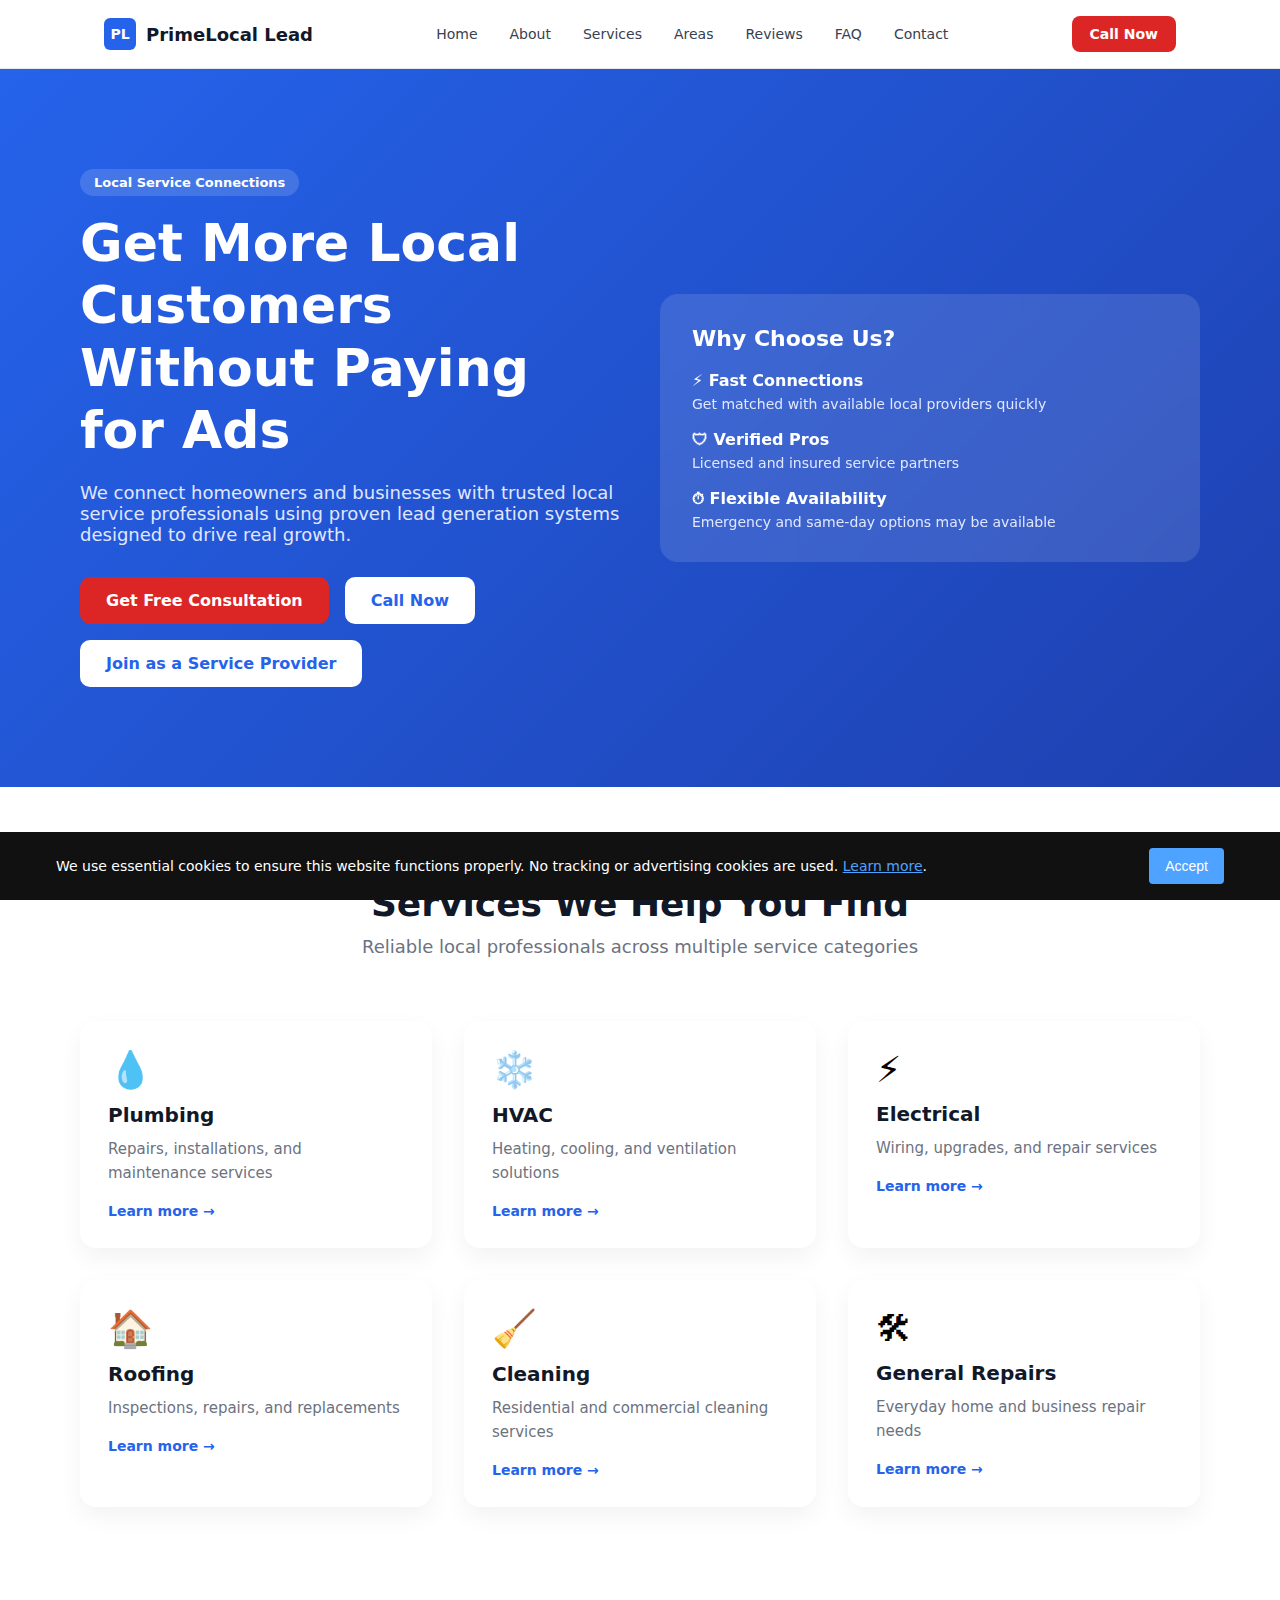
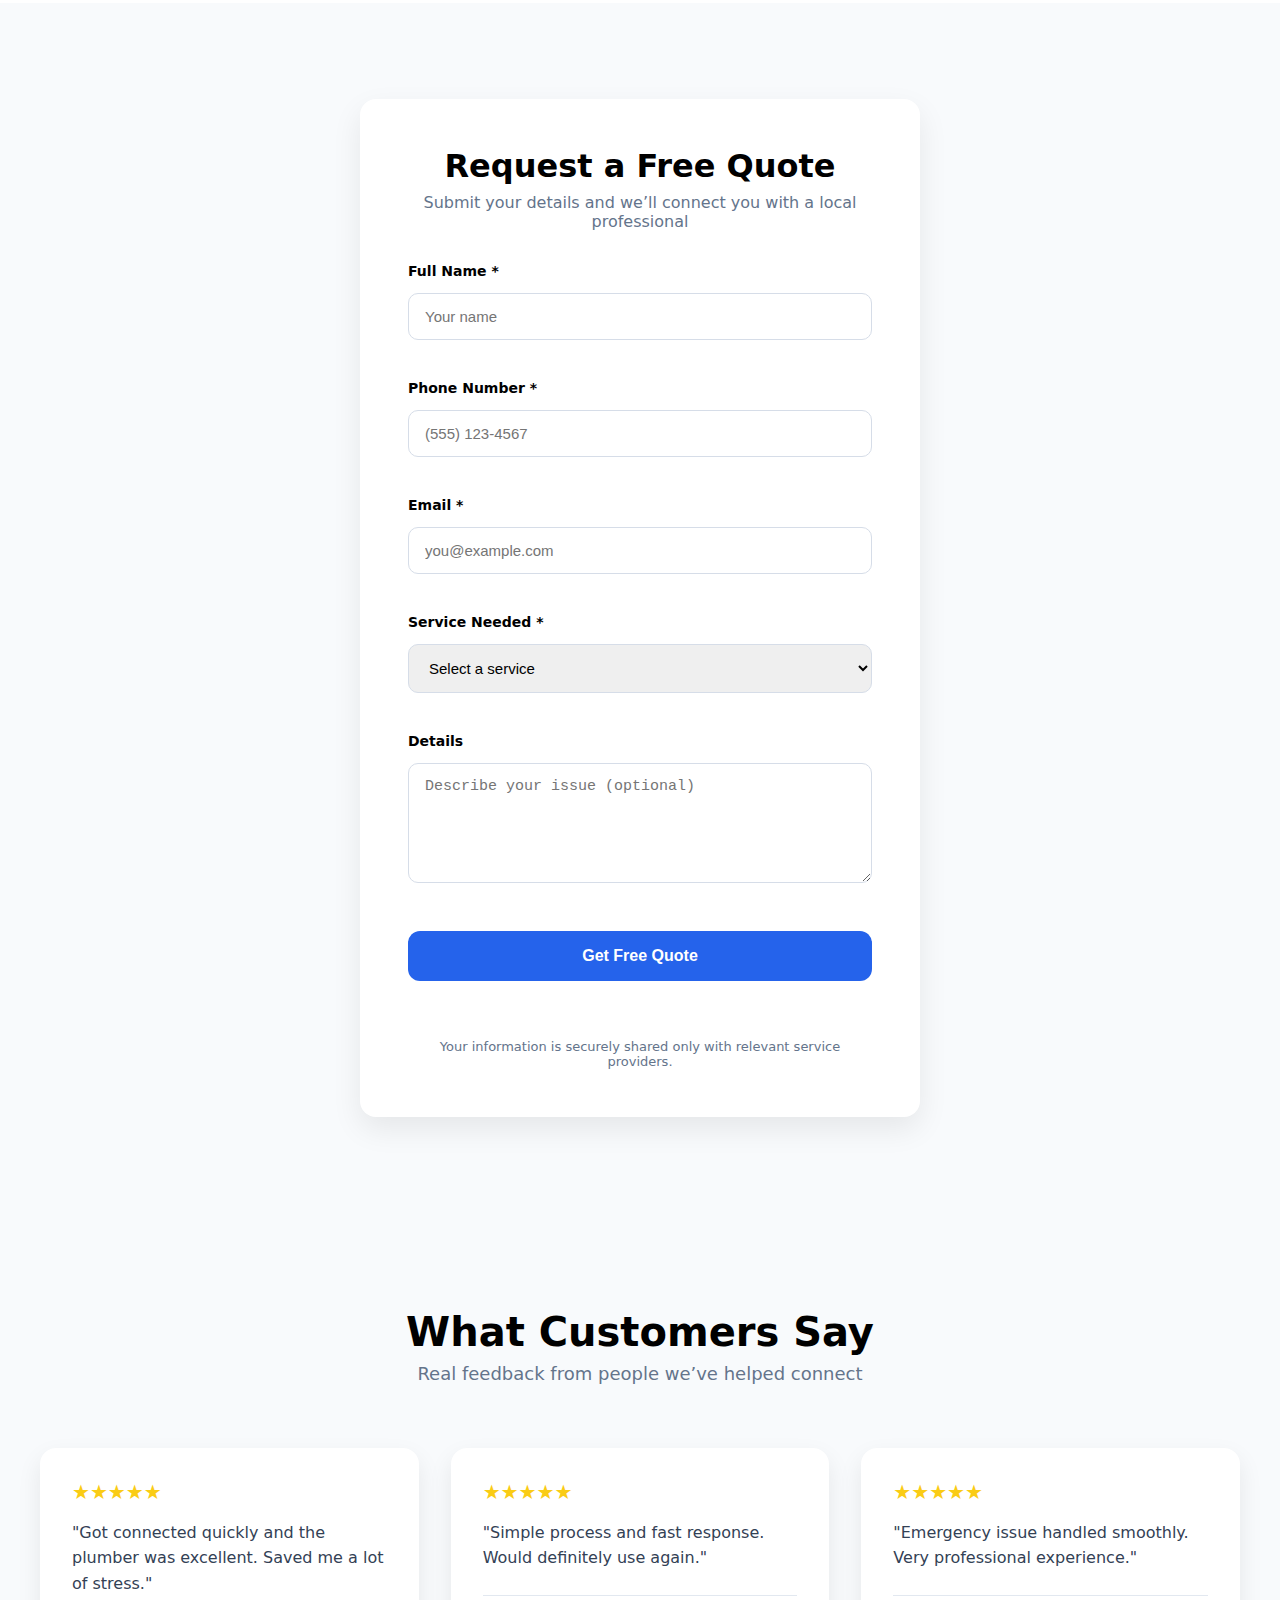
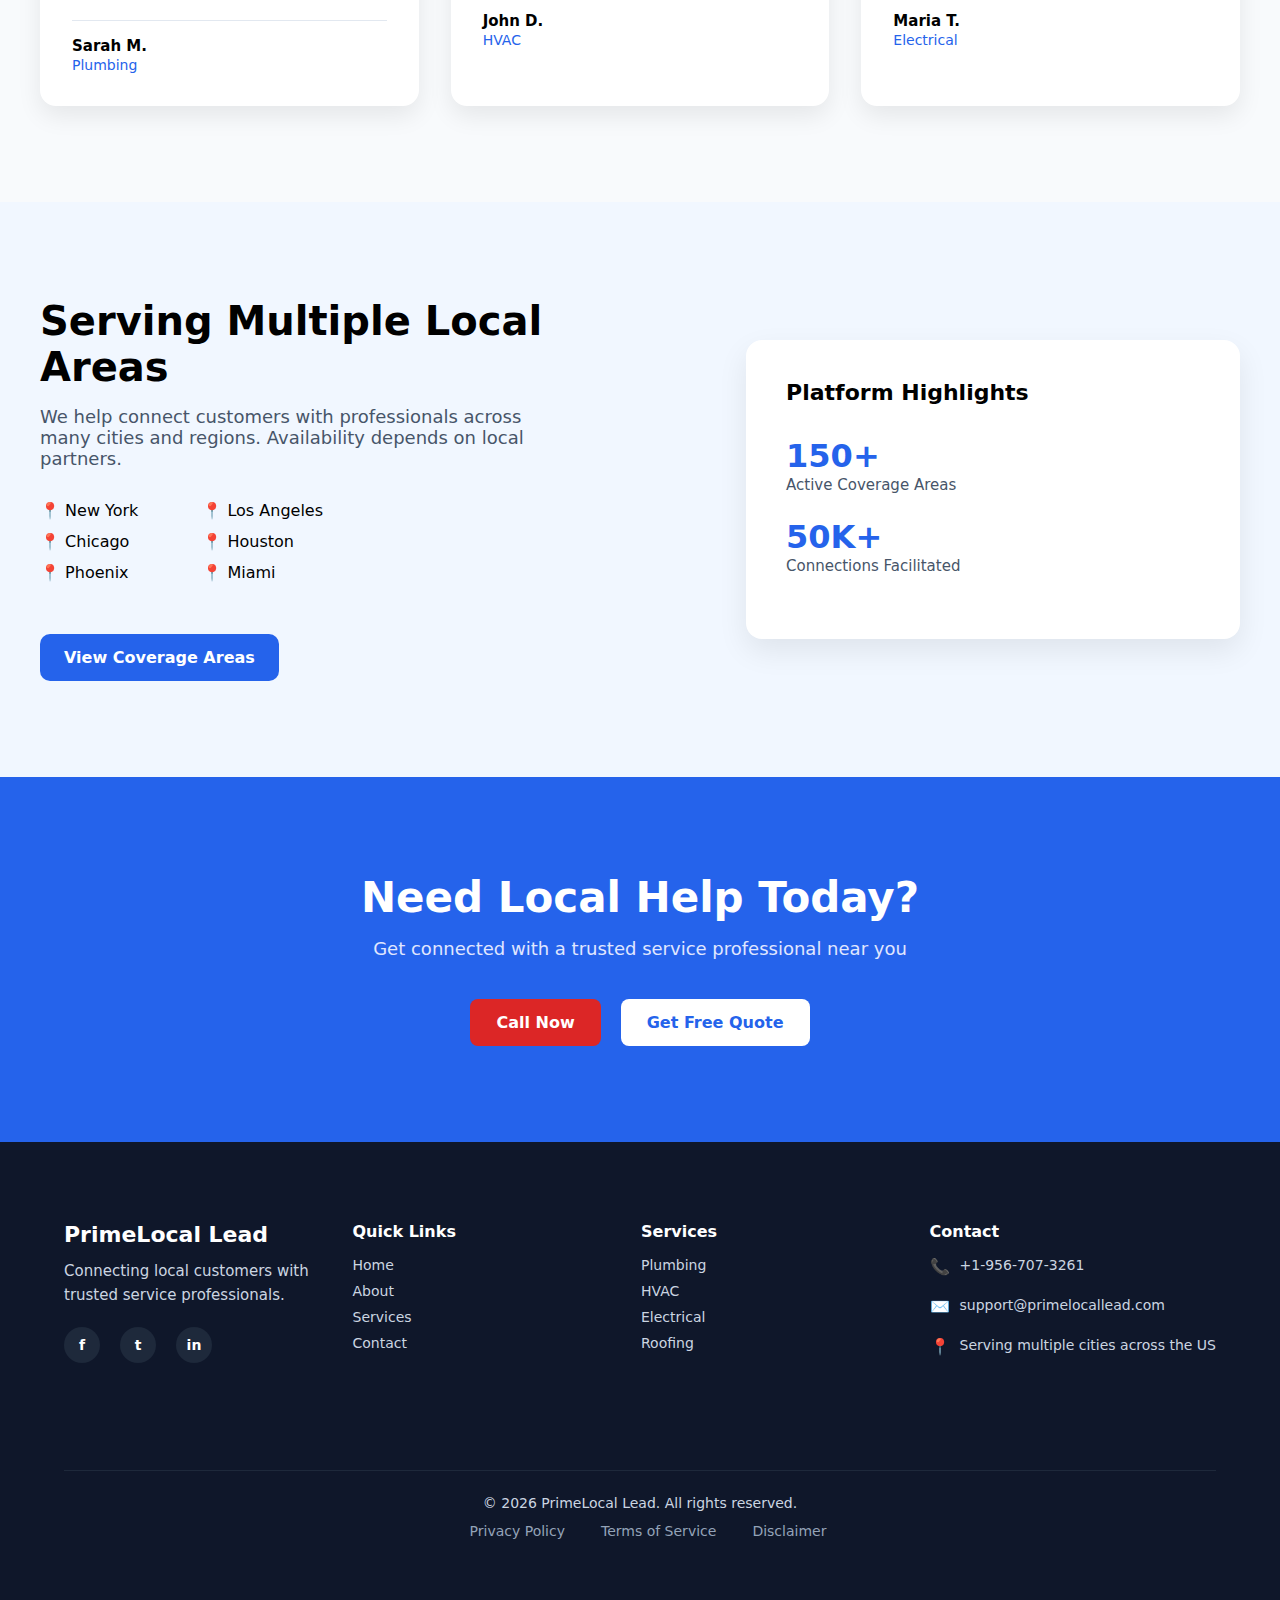
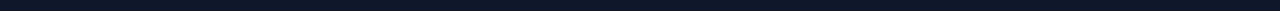
<file: index.html>
<!DOCTYPE html>
<html lang="en">
<head>
    <meta charset="UTF-8">
    <meta name="viewport" content="width=device-width, initial-scale=1.0">
    <title>PrimeLocal Lead | Local Service Connections</title>

    <!-- Favicon -->
    <link rel="icon" type="image/png" sizes="32x32" href="favicon-32x32.png">
    <link rel="icon" type="image/png" sizes="16x16" href="favicon-16x16.png">
    <link rel="apple-touch-icon" sizes="180x180" href="apple-touch-icon.png">
    <link rel="manifest" href="site.webmanifest">

    <link rel="stylesheet" href="css/style.css">
</head>
<body>
<header class="nav">
  <div class="nav-container">

    <div class="logo">
      <div class="logo-box">PL</div>
      <span class="site-name">PrimeLocal Lead</span>
    </div>

    <nav class="nav-links">
      <a href="index.html">Home</a>
      <a href="about.html">About</a>
      <a href="services.html">Services</a>
      <a href="areas.html">Areas</a>
      <a href="reviews.html">Reviews</a>
      <a href="faq.html">FAQ</a>
      <a href="contact.html">Contact</a>
    </nav>

    <a href="tel:+1-956-707-3261" class="call-btn">Call Now</a>
    <button class="menu-btn" id="menuBtn">☰</button>
  </div>

  <div class="mobile-menu" id="mobileMenu">
    <a href="index.html">Home</a>
    <a href="about.html">About</a>
    <a href="services.html">Services</a>
    <a href="areas.html">Areas</a>
    <a href="reviews.html">Reviews</a>
    <a href="faq.html">FAQ</a>
    <a href="contact.html">Contact</a>
    <a href="tel:+1-956-707-3261" class="mobile-call-btn">Call Now</a>
  </div>
</header>

<!-- HERO SECTION -->
<section class="hero" id="hero">
  <div class="hero-container">

    <div class="hero-content">
      <span class="hero-badge">Local Service Connections</span>

      <h1 class="hero-title">
        Get More Local Customers<br>
        Without Paying for Ads
      </h1>

      <p class="hero-text">
        We connect homeowners and businesses with trusted local service professionals
        using proven lead generation systems designed to drive real growth.
      </p>

      <div class="hero-actions">
        <a href="#contact" class="hero-btn primary">Get Free Consultation</a>
        <a href="tel:+1-956-707-3261" class="hero-btn secondary">Call Now</a>
        <a href="provider-register.html" class="hero-btn secondary">Join as a Service Provider</a>
      </div>
    </div>

    <div class="hero-card">
      <h3>Why Choose Us?</h3>
      <ul class="hero-features">
        <li>
          <strong>⚡ Fast Connections</strong>
          <span>Get matched with available local providers quickly</span>
        </li>
        <li>
          <strong>🛡 Verified Pros</strong>
          <span>Licensed and insured service partners</span>
        </li>
        <li>
          <strong>⏱ Flexible Availability</strong>
          <span>Emergency and same-day options may be available</span>
        </li>
      </ul>
    </div>

  </div>
</section>

<!-- SERVICES SECTION -->
<section class="services" id="services">
  <div class="services-container">
    <div class="services-header">
      <h2>Services We Help You Find</h2>
      <p>Reliable local professionals across multiple service categories</p>
    </div>

    <div class="services-grid">
      <div class="service-card">
        <span class="service-icon">💧</span>
        <h3>Plumbing</h3>
        <p>Repairs, installations, and maintenance services</p>
        <a href="services.html">Learn more →</a>
      </div>

      <div class="service-card">
        <span class="service-icon">❄️</span>
        <h3>HVAC</h3>
        <p>Heating, cooling, and ventilation solutions</p>
        <a href="services.html">Learn more →</a>
      </div>

      <div class="service-card">
        <span class="service-icon">⚡</span>
        <h3>Electrical</h3>
        <p>Wiring, upgrades, and repair services</p>
        <a href="services.html">Learn more →</a>
      </div>

      <div class="service-card">
        <span class="service-icon">🏠</span>
        <h3>Roofing</h3>
        <p>Inspections, repairs, and replacements</p>
        <a href="services.html">Learn more →</a>
      </div>

      <div class="service-card">
        <span class="service-icon">🧹</span>
        <h3>Cleaning</h3>
        <p>Residential and commercial cleaning services</p>
        <a href="services.html">Learn more →</a>
      </div>

      <div class="service-card">
        <span class="service-icon">🛠</span>
        <h3>General Repairs</h3>
        <p>Everyday home and business repair needs</p>
        <a href="services.html">Learn more →</a>
      </div>
    </div>
  </div>
</section>

    <!-- QUOTE SECTION -->
<section class="quote-section" id="contact">
  <div class="quote-container">
    <h2>Request a Free Quote</h2>
    <p class="quote-subtitle">
      Submit your details and we’ll connect you with a local professional
    </p>

    <form class="quote-form" id="quoteForm">
      <div class="form-group">
        <label>Full Name *</label>
        <input type="text" name="name" placeholder="Your name" required />
      </div>

      <div class="form-group">
        <label>Phone Number *</label>
        <input type="tel" name="phone" placeholder="(555) 123-4567" required />
      </div>

      <div class="form-group">
        <label>Email *</label>
        <input type="email" name="email" placeholder="you@example.com" required />
      </div>

      <div class="form-group">
        <label>Service Needed *</label>
        <select name="service" required>
          <option value="">Select a service</option>
          <option>Plumbing</option>
          <option>HVAC</option>
          <option>Electrical</option>
          <option>Roofing</option>
          <option>Cleaning</option>
          <option>General Repairs</option>
        </select>
      </div>

      <div class="form-group">
        <label>Details</label>
        <textarea name="details" placeholder="Describe your issue (optional)"></textarea>
      </div>

      <!-- Honeypot (spam trap) -->
      <input type="text" name="website" id="websiteField" style="display:none" tabindex="-1" autocomplete="off">

      <button type="submit" class="quote-btn" id="quoteBtn">Get Free Quote</button>

      <p id="quoteStatus" class="privacy-text" style="margin-top:10px;"></p>

      <p class="privacy-text">
        Your information is securely shared only with relevant service providers.
      </p>
    </form>

    <!-- Hidden iframe used by JS to submit without leaving the page -->
    <iframe name="quote_hidden_iframe" id="quote_hidden_iframe" style="display:none;"></iframe>
  </div>
</section>

<!-- TESTIMONIALS -->
<section class="testimonials-section">
  <div class="testimonials-container">
    <div class="section-header">
      <h2>What Customers Say</h2>
      <p>Real feedback from people we’ve helped connect</p>
    </div>

    <div class="testimonials-grid">
      <div class="testimonial-card">
        <div class="stars">★★★★★</div>
        <p class="testimonial-text">
          "Got connected quickly and the plumber was excellent.
          Saved me a lot of stress."
        </p>
        <hr>
        <div class="testimonial-author">
          <strong>Sarah M.</strong>
          <span>Plumbing</span>
        </div>
      </div>

      <div class="testimonial-card">
        <div class="stars">★★★★★</div>
        <p class="testimonial-text">
          "Simple process and fast response.
          Would definitely use again."
        </p>
        <hr>
        <div class="testimonial-author">
          <strong>John D.</strong>
          <span>HVAC</span>
        </div>
      </div>

      <div class="testimonial-card">
        <div class="stars">★★★★★</div>
        <p class="testimonial-text">
          "Emergency issue handled smoothly.
          Very professional experience."
        </p>
        <hr>
        <div class="testimonial-author">
          <strong>Maria T.</strong>
          <span>Electrical</span>
        </div>
      </div>
    </div>
  </div>
</section>

<!-- AREAS -->
<section class="areas-section">
  <div class="areas-container">
    <div class="areas-content">
      <h2>Serving Multiple Local Areas</h2>
      <p class="areas-text">
        We help connect customers with professionals across many cities and regions.
        Availability depends on local partners.
      </p>

      <div class="areas-list">
        <ul>
          <li>📍 New York</li>
          <li>📍 Chicago</li>
          <li>📍 Phoenix</li>
        </ul>
        <ul>
          <li>📍 Los Angeles</li>
          <li>📍 Houston</li>
          <li>📍 Miami</li>
        </ul>
      </div>

      <a href="areas.html" class="areas-btn">View Coverage Areas</a>
    </div>

    <div class="stats-card">
      <h3>Platform Highlights</h3>
      <div class="stat-item">
        <strong>150+</strong>
        <span>Active Coverage Areas</span>
      </div>
      <div class="stat-item">
        <strong>50K+</strong>
        <span>Connections Facilitated</span>
      </div>
     
</section>

<!-- CTA -->
<section class="cta-section">
  <div class="cta-container">
    <h2>Need Local Help Today?</h2>
    <p>Get connected with a trusted service professional near you</p>
    <div class="cta-actions">
      <a href="tel:+1-956-707-3261" class="cta-btn call">Call Now</a>
      <a href="#contact" class="cta-btn quote">Get Free Quote</a>
    </div>
  </div>
</section>

<footer class="footer">
  <div class="footer-container">

    <!-- BRAND -->
    <div class="footer-brand">
      <h3>PrimeLocal Lead</h3>
      <p>Connecting local customers with trusted service professionals.</p>

      <div class="footer-socials">
        <a href="#" aria-label="Facebook">f</a>
        <a href="#" aria-label="Twitter">t</a>
        <a href="#" aria-label="LinkedIn">in</a>
      </div>
    </div>

    <!-- QUICK LINKS -->
    <div class="footer-links">
      <h4>Quick Links</h4>
      <a href="index.html">Home</a>
      <a href="about.html">About</a>
      <a href="services.html">Services</a>
      <a href="contact.html">Contact</a>
    </div>

    <!-- SERVICES -->
    <div class="footer-links">
  <h4>Services</h4>
  <a href="services.html#plumbing">Plumbing</a>
  <a href="services.html#hvac">HVAC</a>
  <a href="services.html#electrical">Electrical</a>
  <a href="services.html#roofing">Roofing</a>
</div>

    <!-- CONTACT -->
    <div class="footer-contact">
      <h4>Contact</h4>

      <div class="contact-item">
        <span class="icon">📞</span>
        <span class="contact-text">
          <a href="tel:+19567073261">+1-956-707-3261</a>
        </span>
      </div>

      <div class="contact-item">
        <span class="icon">✉️</span>
        <span class="contact-text">
          <a href="mailto:support@primelocallead.com">
            support@primelocallead.com
          </a>
        </span>
      </div>

      <div class="contact-item">
        <span class="icon">📍</span>
        <span class="contact-text">
          Serving multiple cities across the US
        </span>
      </div>
    </div>

    <div class="footer-bottom">
      <p>
        © <span id="current-year"></span> PrimeLocal Lead. All rights reserved.
      </p>

      <div class="footer-legal">
        <a href="privacy-policy.html">Privacy Policy</a>
        <a href="terms-of-service.html">Terms of Service</a>
        <a href="disclaimer.html">Disclaimer</a>
      </div>
    </div>

  </div>
</footer>

<!-- Cookie Consent Banner -->
<div id="cookie-banner" class="cookie-banner" aria-hidden="true">
  <div class="cookie-content">
    <p>
      We use essential cookies to ensure this website functions properly.
      No tracking or advertising cookies are used.
      <a href="cookie-policy.html">Learn more</a>.
    </p>
    <button id="accept-cookies" class="cookie-btn">
      Accept
    </button>
  </div>
</div>

<script src="js/main.js"></script>
</body>
</html>
</file>
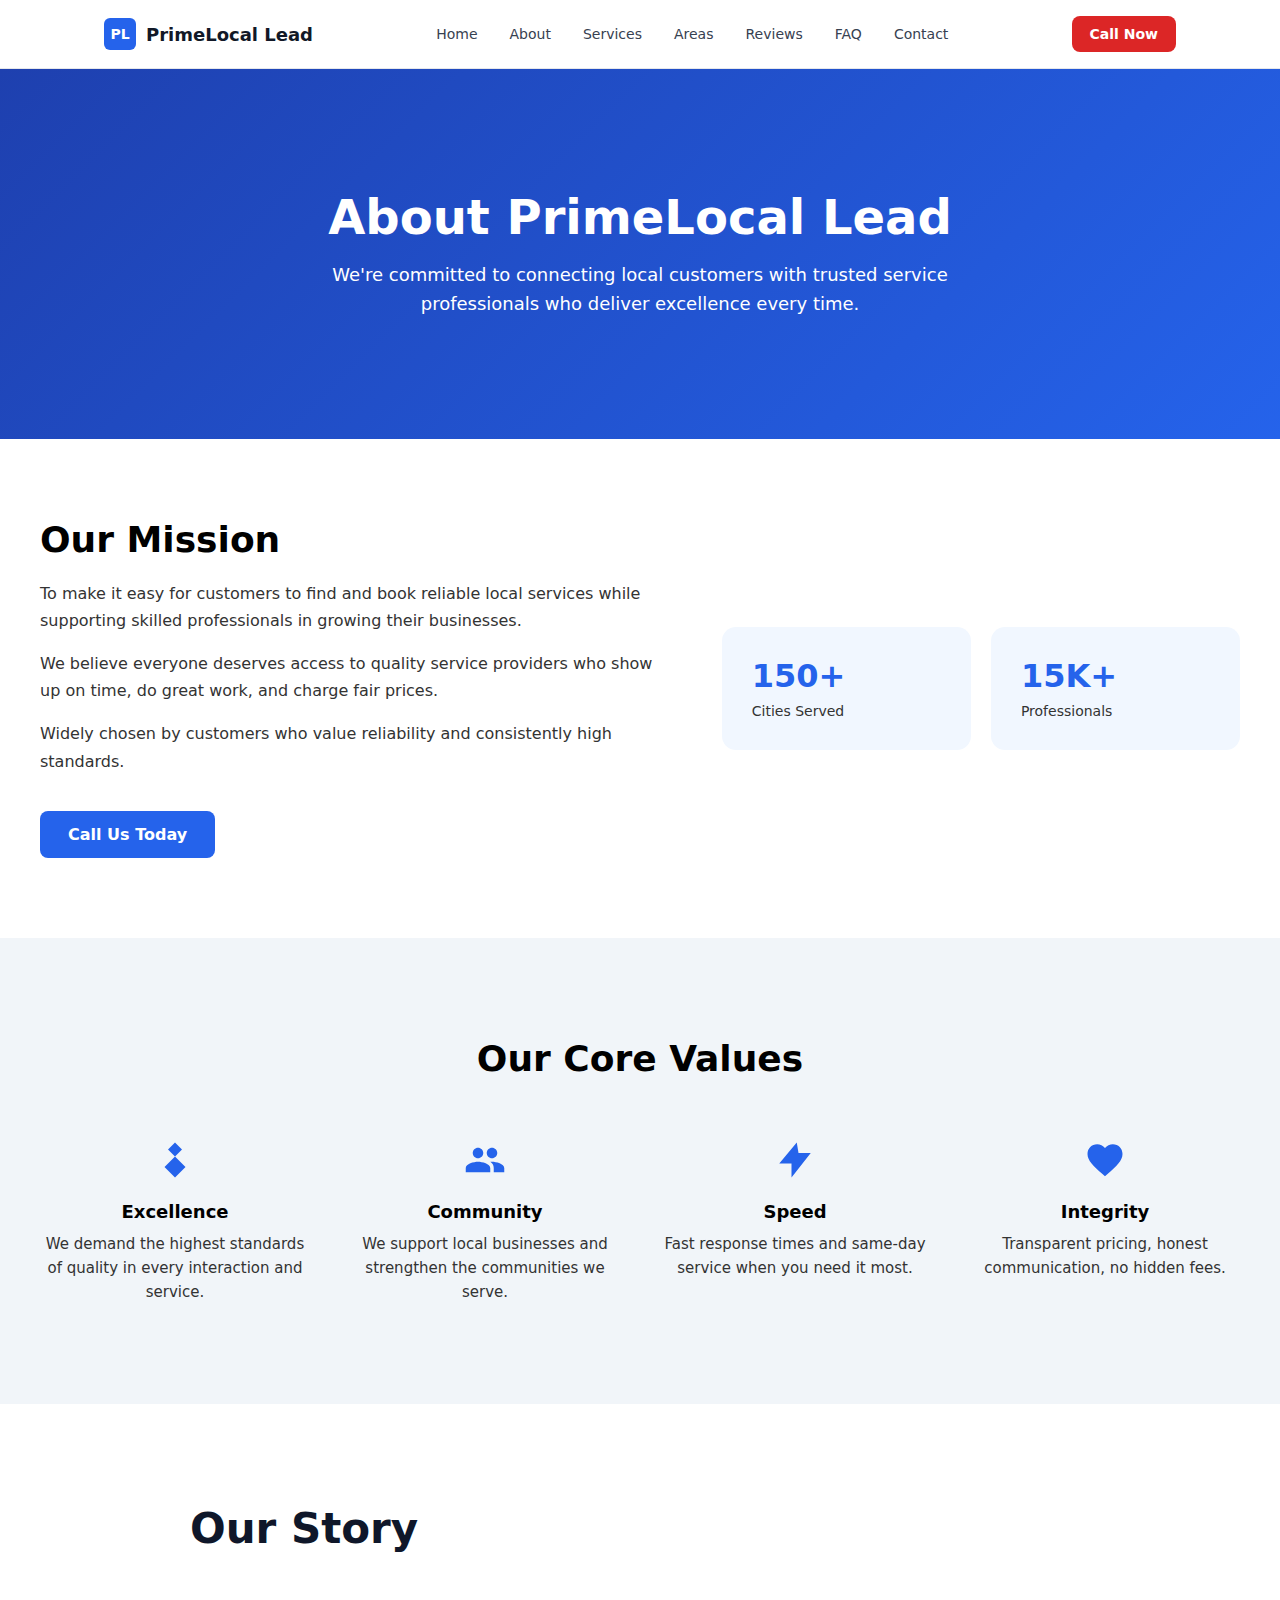
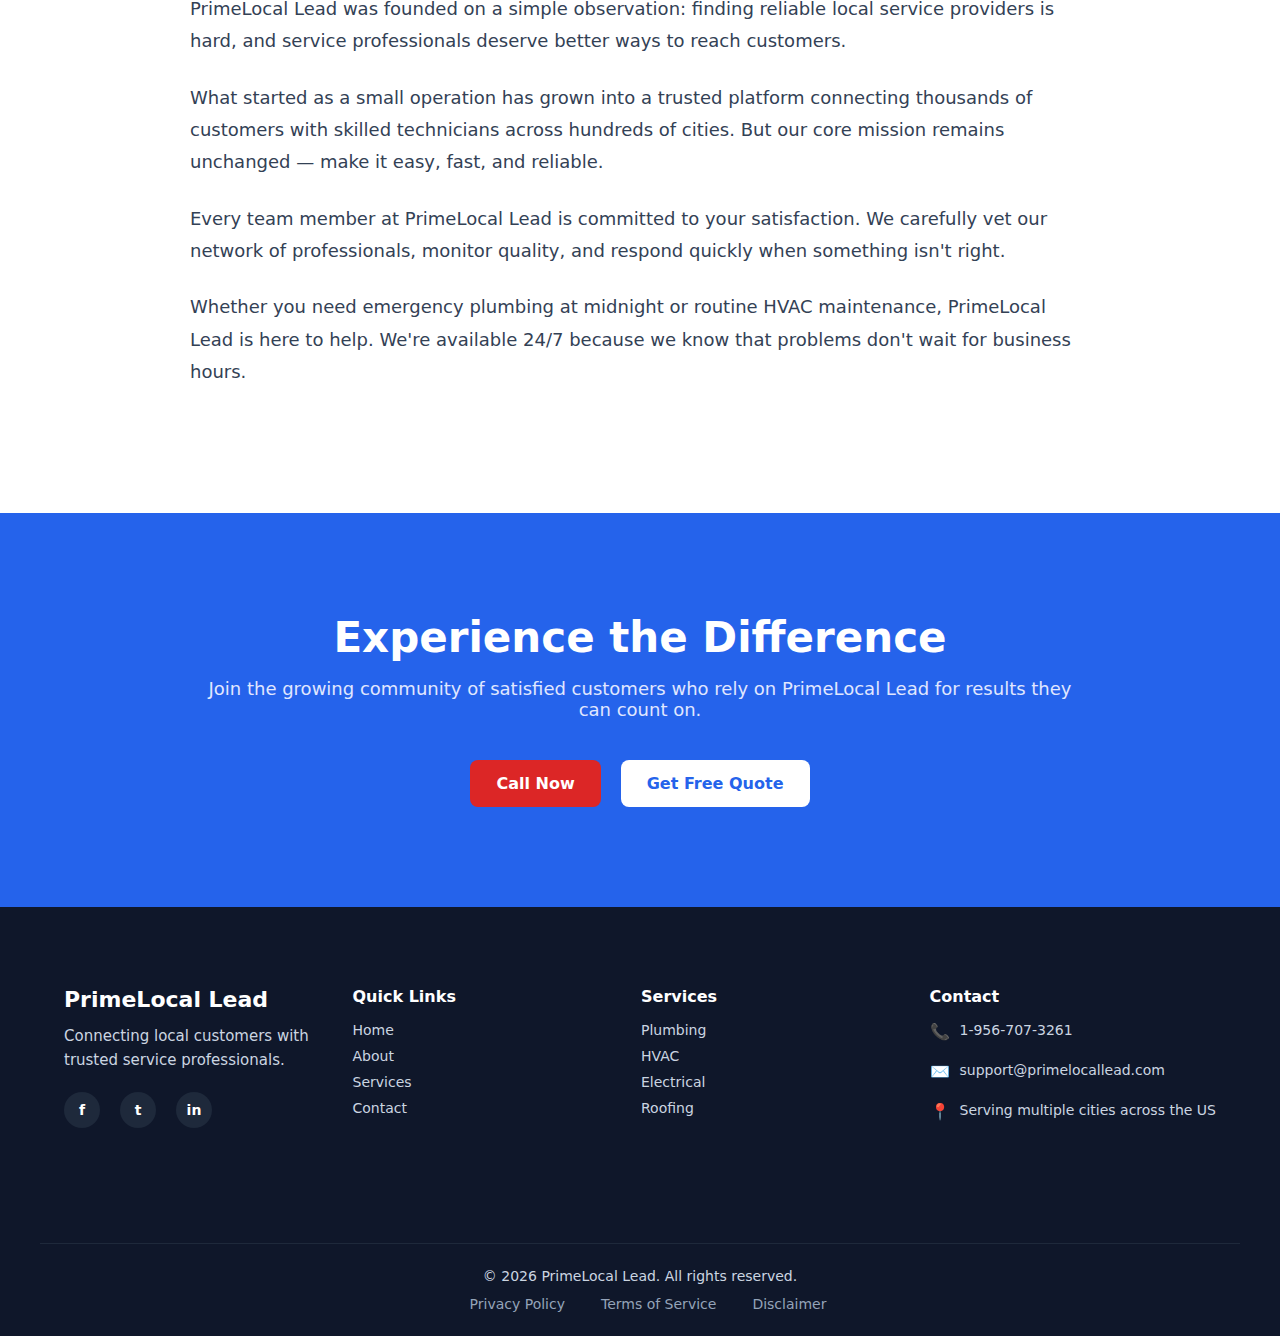
<file: about.html>
<!DOCTYPE html>
<html lang="en">
<head>
  <meta charset="UTF-8" />
  <meta name="viewport" content="width=device-width, initial-scale=1.0" />
  <title>About Us | PrimeLocal Lead</title>

  <!-- Favicon -->
  <link rel="icon" type="image/png" sizes="32x32" href="favicon-32x32.png">
  <link rel="icon" type="image/png" sizes="16x16" href="favicon-16x16.png">
  <link rel="apple-touch-icon" sizes="180x180" href="apple-touch-icon.png">
  <link rel="manifest" href="site.webmanifest">

  <link rel="stylesheet" href="css/style.css" />
</head>

<body>

  <header class="nav">
    <div class="nav-container">

      <div class="logo">
        <div class="logo-box">PL</div>
        <span class="site-name">PrimeLocal Lead</span>
      </div>

      <nav class="nav-links">
        <a href="index.html">Home</a>
        <a href="about.html">About</a>
        <a href="services.html">Services</a>
        <a href="areas.html">Areas</a>
        <a href="reviews.html">Reviews</a>
        <a href="faq.html">FAQ</a>
        <a href="contact.html">Contact</a>
      </nav>

      <a href="tel:+1-956-707-3261" class="call-btn">Call Now</a>
      <button class="menu-btn" id="menuBtn">☰</button>
    </div>

    <div class="mobile-menu" id="mobileMenu">
      <a href="index.html">Home</a>
      <a href="about.html">About</a>
      <a href="services.html">Services</a>
      <a href="areas.html">Areas</a>
      <a href="reviews.html">Reviews</a>
      <a href="faq.html">FAQ</a>
      <a href="contact.html">Contact</a>
      <a href="tel:+1-956-707-3261" class="mobile-call-btn">Call Now</a>
    </div>
  </header>

  <!-- ABOUT HERO SECTION -->
<section class="about-hero">
  <div class="about-hero-container">
    <h1>About PrimeLocal Lead</h1>
    <p>
      We're committed to connecting local customers with trusted service
      professionals who deliver excellence every time.
    </p>
  </div>
</section>

<!-- OUR MISSION SECTION -->
<section class="about-mission">
  <div class="about-mission-container">

    <div class="mission-content">
      <h2>Our Mission</h2>
      <p>
        To make it easy for customers to find and book reliable local services
        while supporting skilled professionals in growing their businesses.
      </p>

      <p>
        We believe everyone deserves access to quality service providers who
        show up on time, do great work, and charge fair prices.
      </p>

      <p>
        Widely chosen by customers who value reliability and consistently high standards.
      </p>

      <a href="tel:+1-956-707-3261" class="mission-btn">
        Call Us Today
      </a>
    </div>

    <div class="mission-stats">

      <div class="stat-card">
        <strong>150+</strong>
        <span>Cities Served</span>
      </div>

      <div class="stat-card">
        <strong>15K+</strong>
        <span>Professionals</span>
      </div>

    </div>

  </div>
</section>

<!-- CORE VALUES -->
<section class="core-values">
  <div class="core-values-container">

    <h2>Our Core Values</h2>

    <div class="core-values-grid">

      <div class="core-value">
        <svg viewBox="0 0 24 24">
          <path d="M12 2l4 4-4 4-4-4 4-4zm0 8l6 6-6 6-6-6 6-6z"/>
        </svg>
        <h3>Excellence</h3>
        <p>
          We demand the highest standards of quality in every
          interaction and service.
        </p>
      </div>

      <div class="core-value">
        <svg viewBox="0 0 24 24">
          <path d="M16 11c1.66 0 3-1.34 3-3S17.66 5 16 5s-3 1.34-3 3 1.34 3 3 3zM8 11c1.66 0 3-1.34 3-3S9.66 5 8 5 5 6.34 5 8s1.34 3 3 3zm0 2c-2.33 0-7 1.17-7 3.5V19h14v-2.5C15 14.17 10.33 13 8 13zm8 0c-.29 0-.62.02-.97.05 1.16.84 1.97 1.97 1.97 3.45V19h6v-2.5c0-2.33-4.67-3.5-7-3.5z"/>
        </svg>
        <h3>Community</h3>
        <p>
          We support local businesses and strengthen
          the communities we serve.
        </p>
      </div>

      <div class="core-value">
        <svg viewBox="0 0 24 24">
          <path d="M13 2L3 14h7v8l11-14h-7z"/>
        </svg>
        <h3>Speed</h3>
        <p>
          Fast response times and same-day
          service when you need it most.
        </p>
      </div>

      <div class="core-value">
        <svg viewBox="0 0 24 24">
          <path d="M12 21.35l-1.45-1.32C5.4 15.36 2 12.28 2 8.5 2 5.42 4.42 3 7.5 3c1.74 0 3.41.81 4.5 2.09C13.09 3.81 14.76 3 16.5 3 19.58 3 22 5.42 22 8.5c0 3.78-3.4 6.86-8.55 11.54L12 21.35z"/>
        </svg>
        <h3>Integrity</h3>
        <p>
          Transparent pricing, honest communication,
          no hidden fees.
        </p>
      </div>

    </div>
  </div>
</section>

<!-- OUR STORY -->
<section class="about-story">
  <div class="about-story-container">

    <h2>Our Story</h2>

    <p>
      PrimeLocal Lead was founded on a simple observation: finding reliable
      local service providers is hard, and service professionals deserve
      better ways to reach customers.
    </p>

    <p>
      What started as a small operation has grown into a trusted platform
      connecting thousands of customers with skilled technicians across
      hundreds of cities. But our core mission remains unchanged — make it
      easy, fast, and reliable.
    </p>

    <p>
      Every team member at PrimeLocal Lead is committed to your satisfaction.
      We carefully vet our network of professionals, monitor quality, and
      respond quickly when something isn't right.
    </p>

    <p>
      Whether you need emergency plumbing at midnight or routine HVAC
      maintenance, PrimeLocal Lead is here to help. We're available 24/7
      because we know that problems don't wait for business hours.
    </p>

  </div>
</section>

<!-- CTA SECTION -->
<section class="about-cta">
  <div class="about-cta-container">
    <h2>Experience the Difference</h2>
    <p>
      Join the growing community of satisfied customers who rely on PrimeLocal Lead for results they can count on.
    </p>

    <div class="about-cta-buttons">
      <a href="tel:+1-956-707-3261" class="cta-btn primary">
        Call Now
      </a>
      <a href="index.html#contact" class="cta-btn secondary">
        Get Free Quote
      </a>
    </div>
  </div>
</section>


<footer class="footer">
  <div class="footer-container">

    <!-- BRAND -->
    <div class="footer-brand">
      <h3>PrimeLocal Lead</h3>
      <p>Connecting local customers with trusted service professionals.</p>

      <div class="footer-socials">
        <a href="#" aria-label="Facebook">f</a>
        <a href="#" aria-label="Twitter">t</a>
        <a href="#" aria-label="LinkedIn">in</a>
      </div>
    </div>

    <!-- QUICK LINKS -->
    <div class="footer-links">
  <h4>Quick Links</h4>
  <a href="index.html">Home</a>
  <a href="about.html">About</a>
  <a href="services.html">Services</a>
  <a href="contact.html">Contact</a>
</div>

    <!-- SERVICES -->
    <div class="footer-links">
  <h4>Services</h4>
  <a href="services.html">Plumbing</a>
  <a href="services.html">HVAC</a>
  <a href="services.html">Electrical</a>
  <a href="services.html">Roofing</a>
</div>

    <!-- CONTACT -->
    <div class="footer-contact">
      <h4>Contact</h4>

      <div class="contact-item">
        <span class="icon">📞</span>
        <span class="contact-text">
          <a href="tel:+19567073261">1-956-707-3261</a>
        </span>
      </div>

      <div class="contact-item">
        <span class="icon">✉️</span>
        <span class="contact-text">
          <a href="mailto:support@primelocallead.com">
            support@primelocallead.com
          </a>
        </span>
      </div>

      <div class="contact-item">
        <span class="icon">📍</span>
        <span class="contact-text">
          Serving multiple cities across the US
        </span>
      </div>
    </div>

  </div>

  <div class="footer-bottom">
    <p>
      © <span id="current-year"></span> PrimeLocal Lead. All rights reserved.
    </p>

    <div class="footer-legal">
      <a href="privacy-policy.html">Privacy Policy</a>
        <a href="terms-of-service.html">Terms of Service</a>
        <a href="disclaimer.html">Disclaimer</a>
    </div>
  </div>
</footer>

  <script src="js/main.js"></script>
</body>
</html>
</file>
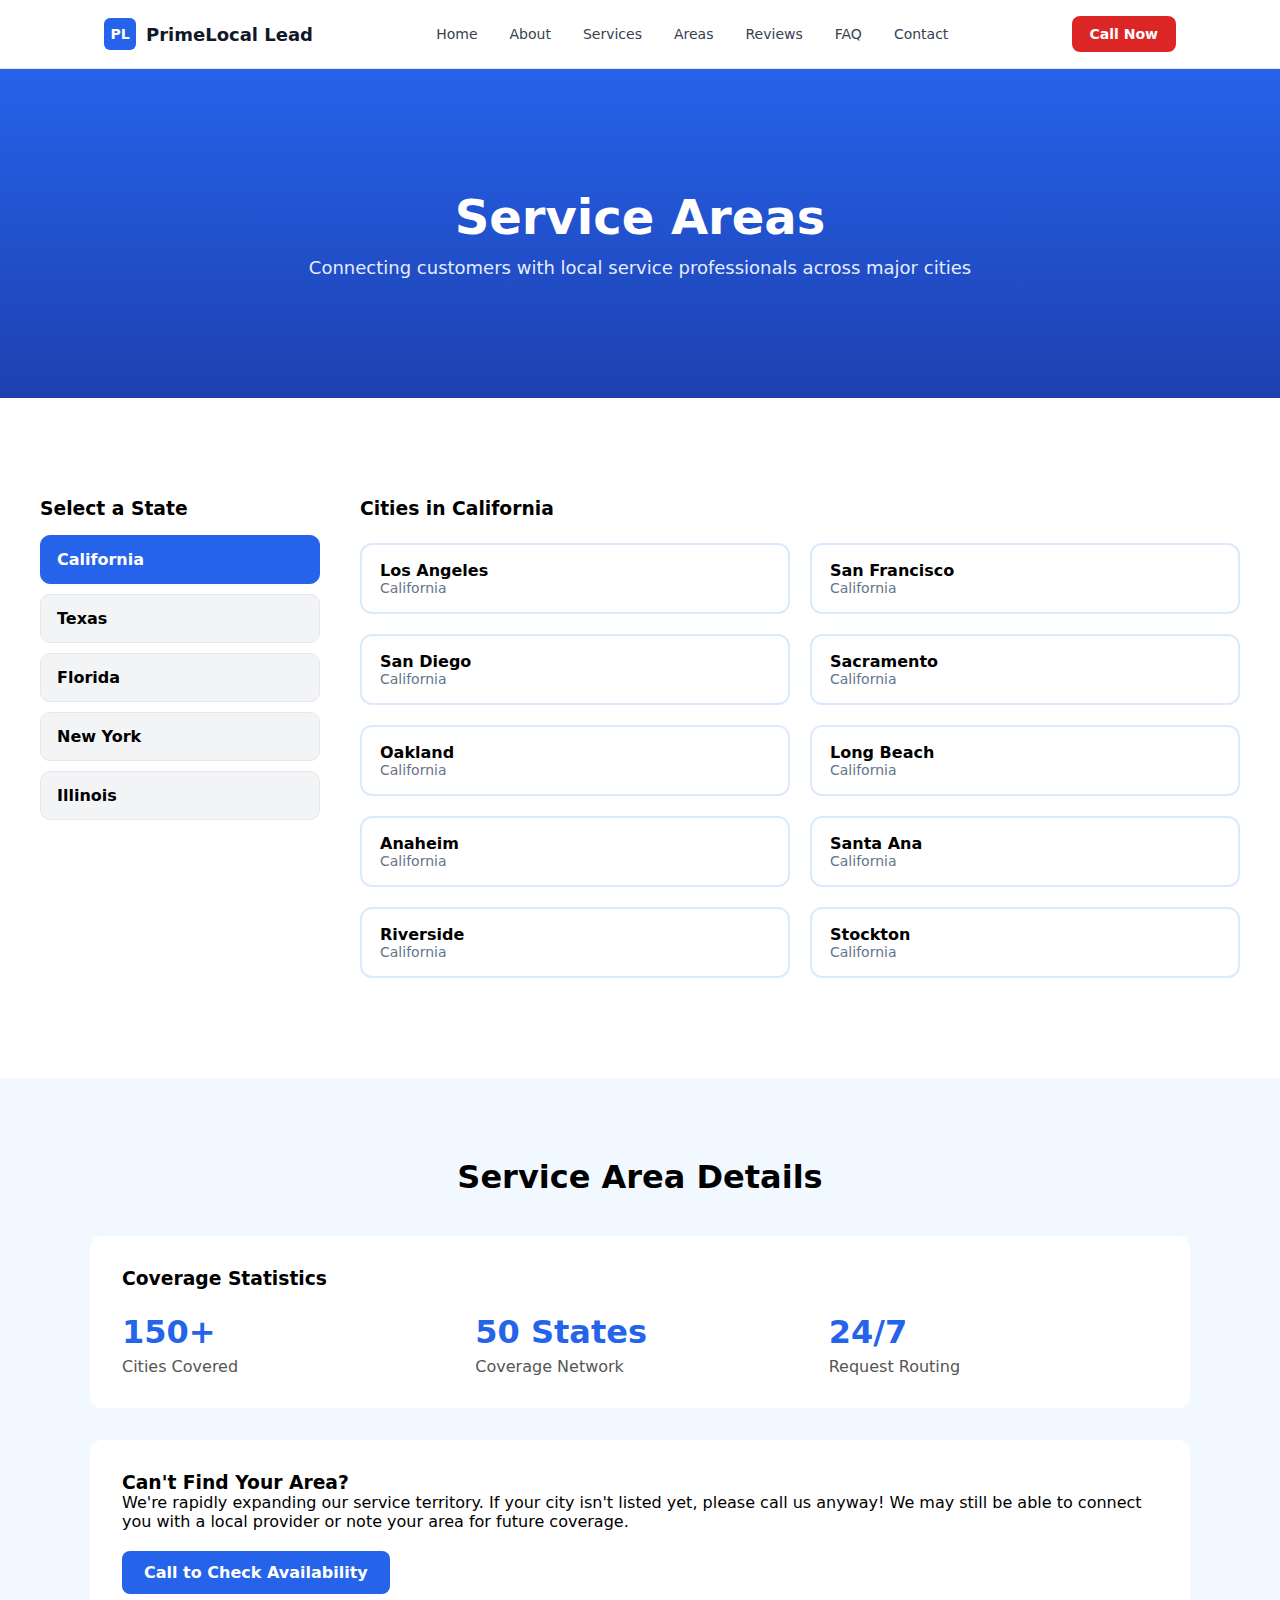
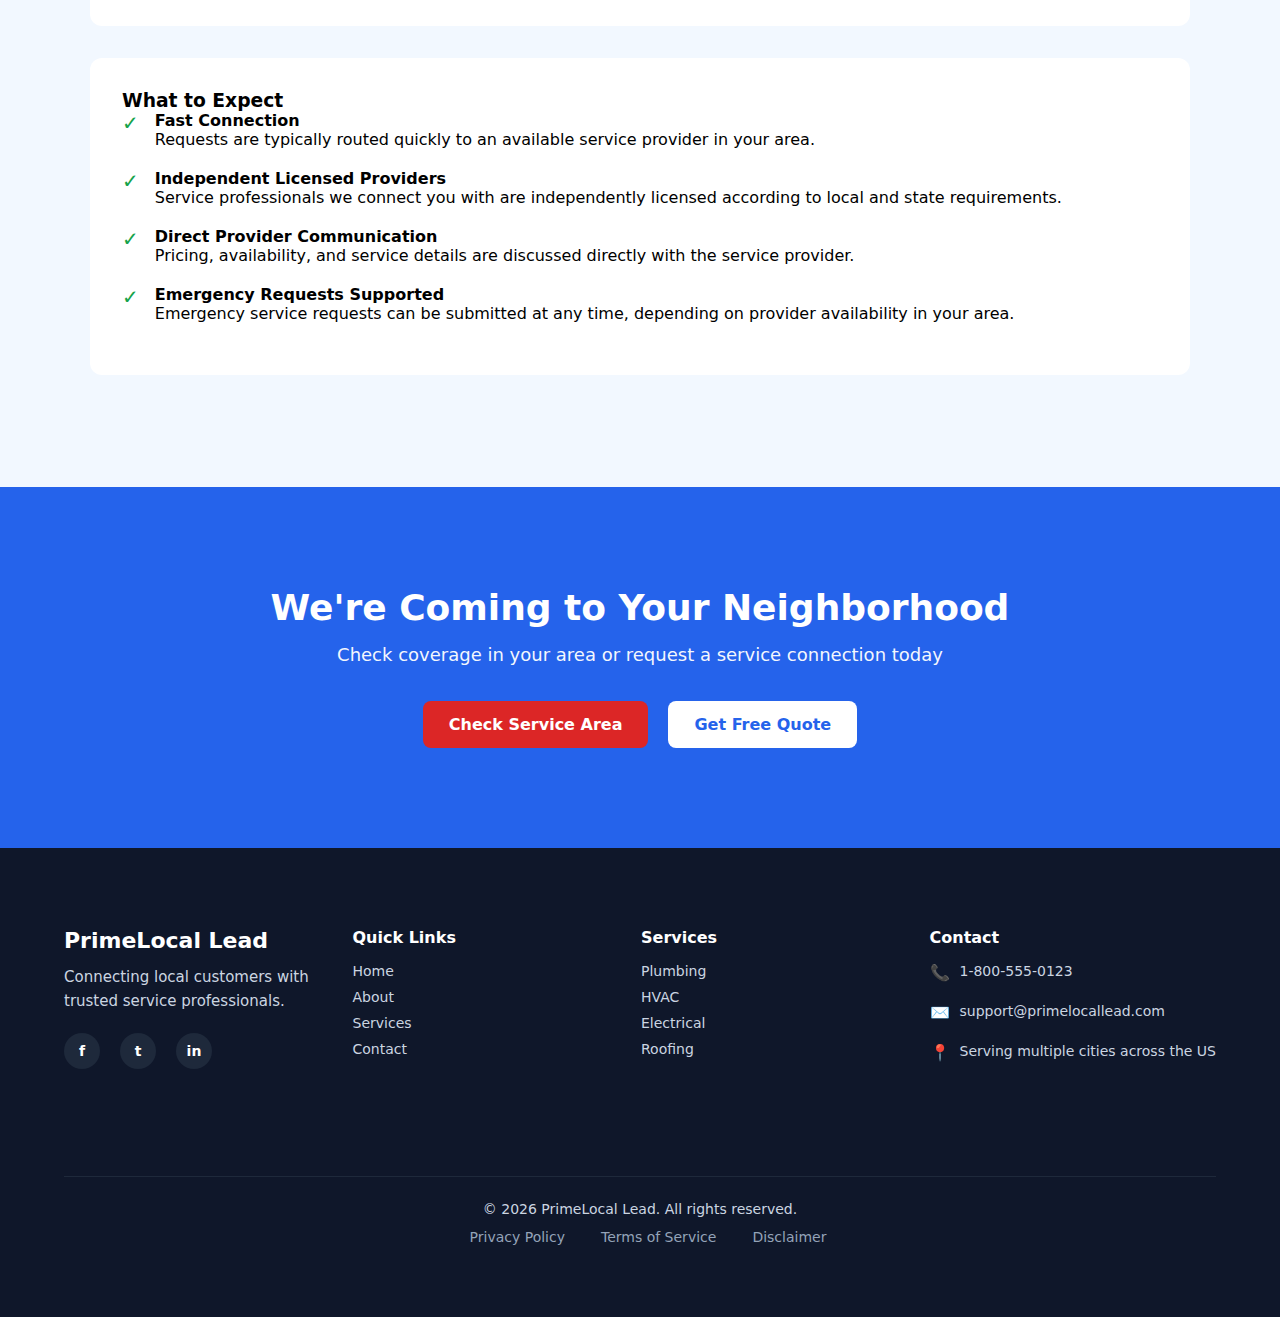
<file: areas.html>
<!DOCTYPE html>
<html lang="en">
<head>
  <meta charset="UTF-8" />
  <meta name="viewport" content="width=device-width, initial-scale=1.0" />
  <title>Service Areas | PrimeLocal Lead</title>

  <!-- Favicon -->
  <link rel="icon" type="image/png" sizes="32x32" href="favicon-32x32.png">
  <link rel="icon" type="image/png" sizes="16x16" href="favicon-16x16.png">
  <link rel="apple-touch-icon" sizes="180x180" href="apple-touch-icon.png">
  <link rel="manifest" href="site.webmanifest">

  <link rel="stylesheet" href="css/style.css" />
</head>

<body>

  <!-- HEADER (SAME AS ALL PAGES) -->
  <header class="nav">
    <div class="nav-container">

      <div class="logo">
        <div class="logo-box">PL</div>
        <span class="site-name">PrimeLocal Lead</span>
      </div>

      <nav class="nav-links">
        <a href="index.html">Home</a>
        <a href="about.html">About</a>
        <a href="services.html">Services</a>
        <a href="areas.html" class="active">Areas</a>
        <a href="reviews.html">Reviews</a>
        <a href="faq.html">FAQ</a>
        <a href="contact.html">Contact</a>
      </nav>

      <a href="tel:+1-800-555-0123" class="call-btn">Call Now</a>
      <button class="menu-btn" id="menuBtn">☰</button>
    </div>

    <div class="mobile-menu" id="mobileMenu">
      <a href="index.html">Home</a>
      <a href="about.html">About</a>
      <a href="services.html">Services</a>
      <a href="areas.html">Areas</a>
      <a href="reviews.html">Reviews</a>
      <a href="faq.html">FAQ</a>
      <a href="contact.html">Contact</a>

      <a href="tel:+1-800-555-0123" class="mobile-call-btn">
        Call Now
      </a>
    </div>
  </header>

  <!-- PAGE CONTENT STARTS HERE -->

 

<!-- AREAS HERO SECTION -->
<section class="page-hero">
  <div class="page-hero-container">
    <h1>Service Areas</h1>
    <p>Connecting customers with local service professionals across major cities</p>
  </div>
</section>

<!-- STATE & CITY SELECTOR -->
<section class="state-city-section">
  <div class="state-city-container">

    <!-- STATES -->
    <div class="states-panel">
      <h3>Select a State</h3>

      <ul class="state-list">
        <li class="state-item active" data-state="california">California</li>
        <li class="state-item" data-state="texas">Texas</li>
        <li class="state-item" data-state="florida">Florida</li>
        <li class="state-item" data-state="newyork">New York</li>
        <li class="state-item" data-state="illinois">Illinois</li>
      </ul>
    </div>

    <!-- CITIES -->
    <div class="cities-panel">
      <h3 id="cities-title">Cities in California</h3>

      <div class="cities-grid" id="citiesGrid">
        <!-- Cities injected by JS -->
      </div>
    </div>

  </div>
</section>

<!-- SERVICE AREA DETAILS -->
<section class="service-details">
  <div class="service-details-container">

    <h2 class="service-details-title">Service Area Details</h2>

    <!-- COVERAGE STATS -->
    <div class="coverage-card">
      <h3>Coverage Statistics</h3>

      <div class="coverage-stats">
        <div class="stat">
          <span class="stat-number">150+</span>
          <span class="stat-label">Cities Covered</span>
        </div>

        <div class="stat">
          <span class="stat-number">50 States</span>
<span class="stat-label">Coverage Network</span>
        </div>

        <div class="stat">
         <span class="stat-number">24/7</span>
<span class="stat-label">Request Routing</span>
        </div>
      </div>
    </div>

    <!-- CAN'T FIND AREA -->
    <div class="info-card">
      <h3>Can't Find Your Area?</h3>
      <p>
        We're rapidly expanding our service territory. If your city isn't listed yet,
        please call us anyway! We may still be able to connect you with a local provider
or note your area for future coverage.
</p>

      <a href="tel:+1-800-555-0123" class="primary-btn">
        Call to Check Availability
      </a>
    </div>

    <!-- WHAT TO EXPECT -->
    <div class="info-card">
      <h3>What to Expect</h3>

      <ul class="expect-list">
  <li>
    <span class="check">✓</span>
    <div>
      <strong>Fast Connection</strong>
      <p>
        Requests are typically routed quickly to an available service provider
        in your area.
      </p>
    </div>
  </li>

  <li>
    <span class="check">✓</span>
    <div>
      <strong>Independent Licensed Providers</strong>
      <p>
        Service professionals we connect you with are independently licensed
        according to local and state requirements.
      </p>
    </div>
  </li>

  <li>
    <span class="check">✓</span>
    <div>
      <strong>Direct Provider Communication</strong>
      <p>
        Pricing, availability, and service details are discussed directly
        with the service provider.
      </p>
    </div>
  </li>

  <li>
    <span class="check">✓</span>
    <div>
      <strong>Emergency Requests Supported</strong>
      <p>
        Emergency service requests can be submitted at any time, depending
        on provider availability in your area.
      </p>
    </div>
  </li>
</ul>

    </div>

  </div>
</section>

<!-- AREA CTA SECTION -->
<section class="area-cta">
  <div class="area-cta-container">

    <h2>We're Coming to Your Neighborhood</h2>
    <p>Check coverage in your area or request a service connection today</p>

    <div class="area-cta-buttons">
      <a href="areas.html" class="cta-btn red">
        Check Service Area
      </a>

      <a href="index.html#contact" class="cta-btn white">
  Get Free Quote
</a>
    </div>

  </div>
</section>

<footer class="footer">
  <div class="footer-container">

    <!-- BRAND -->
    <div class="footer-brand">
      <h3>PrimeLocal Lead</h3>
      <p>Connecting local customers with trusted service professionals.</p>

      <div class="footer-socials">
        <a href="#" aria-label="Facebook">f</a>
        <a href="#" aria-label="Twitter">t</a>
        <a href="#" aria-label="LinkedIn">in</a>
      </div>
    </div>

    <!-- QUICK LINKS -->
    <div class="footer-links">
  <h4>Quick Links</h4>
  <a href="index.html">Home</a>
  <a href="about.html">About</a>
  <a href="services.html">Services</a>
  <a href="contact.html">Contact</a>
</div>

    <!-- SERVICES -->
    <div class="footer-links">
  <h4>Services</h4>
  <a href="services.html">Plumbing</a>
  <a href="services.html">HVAC</a>
  <a href="services.html">Electrical</a>
  <a href="services.html">Roofing</a>
</div>

    <!-- CONTACT -->
   <div class="footer-contact">
  <h4>Contact</h4>

  <div class="contact-item">
    <span class="icon">📞</span>
    <span class="contact-text">
      <a href="tel:+18005550123">1-800-555-0123</a>
    </span>
  </div>

  <div class="contact-item">
    <span class="icon">✉️</span>
    <span class="contact-text">
      <a href="mailto:support@primelocallead.com">
        support@primelocallead.com
      </a>
    </span>
  </div>

  <div class="contact-item">
    <span class="icon">📍</span>
    <span class="contact-text">
      Serving multiple cities across the US
    </span>
  </div>
</div>
<div class="footer-bottom">
  <p>
    © <span id="current-year"></span> PrimeLocal Lead. All rights reserved.
  </p>

  <div class="footer-legal">
    <a href="privacy-policy.html">Privacy Policy</a>
        <a href="terms-of-service.html">Terms of Service</a>
        <a href="disclaimer.html">Disclaimer</a> </div>
</div>

</footer>

 <script src="js/main.js"></script>
</body>
</html>
</file>
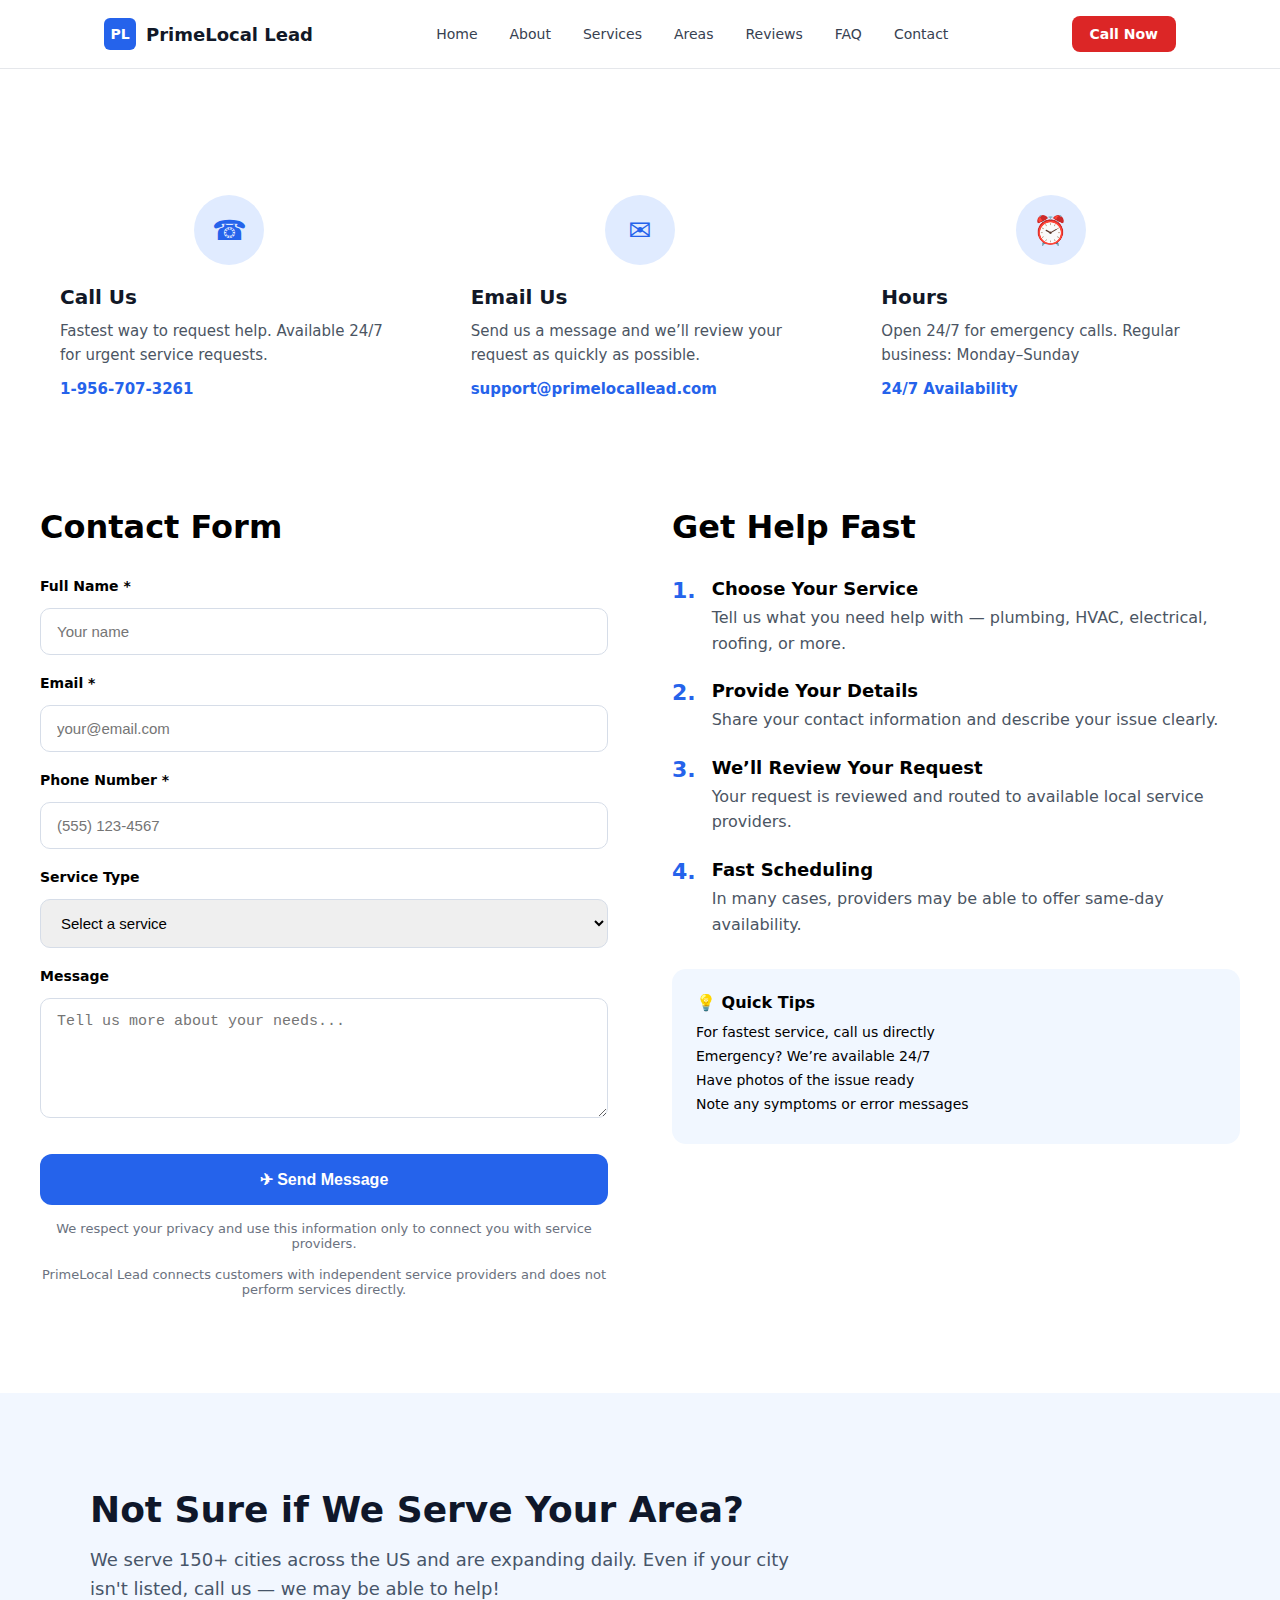
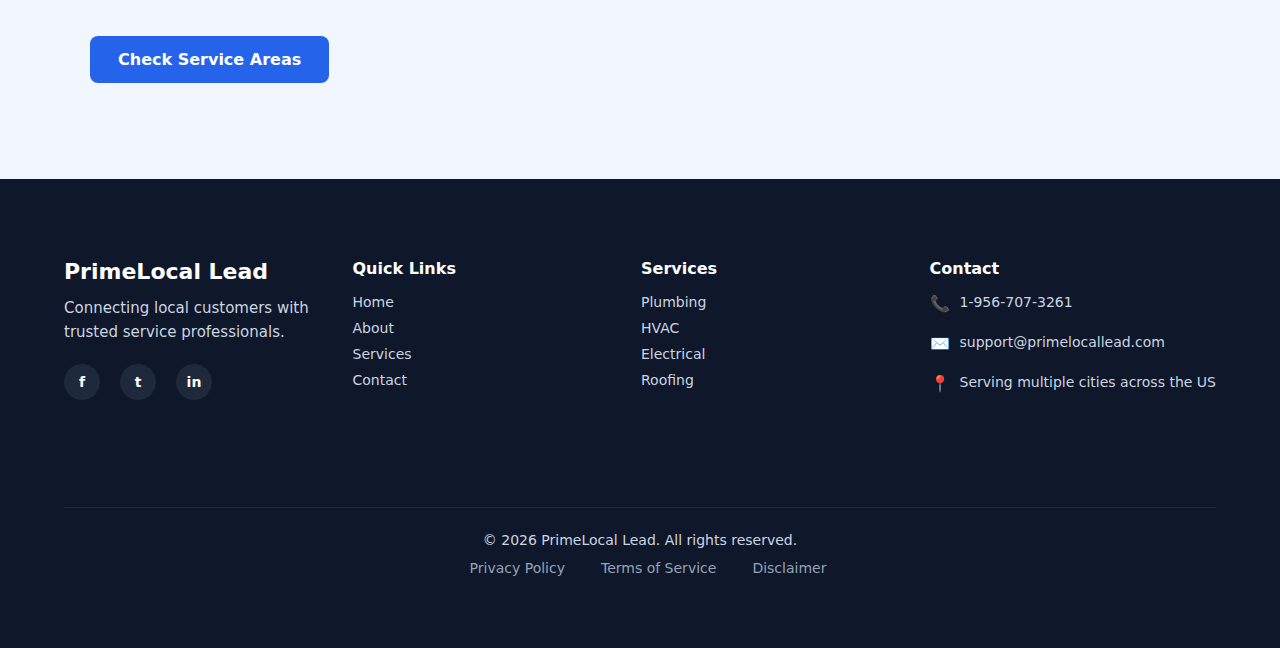
<file: contact.html>
<!DOCTYPE html>
<html lang="en">
<head>
  <meta charset="UTF-8" />
  <meta name="viewport" content="width=device-width, initial-scale=1.0" />
  <title>contact | PrimeLocal Lead</title>

  <!-- Favicon -->
  <link rel="icon" type="image/png" sizes="32x32" href="favicon-32x32.png">
  <link rel="icon" type="image/png" sizes="16x16" href="favicon-16x16.png">
  <link rel="apple-touch-icon" sizes="180x180" href="apple-touch-icon.png">
  <link rel="manifest" href="site.webmanifest">

  <link rel="stylesheet" href="css/style.css" />
</head>
<body>
<header class="nav">
  <div class="nav-container">

    <div class="logo">
      <div class="logo-box">PL</div>
      <span class="site-name">PrimeLocal Lead</span>
    </div>

    <nav class="nav-links">
      <a href="index.html">Home</a>
      <a href="about.html">About</a>
      <a href="services.html">Services</a>
      <a href="areas.html">Areas</a>
      <a href="reviews.html">Reviews</a>
      <a href="faq.html">FAQ</a>
      <a href="contact.html">Contact</a>
    </nav>

    <a href="tel:+1-956-707-3261" class="call-btn">Call Now</a>
    <button class="menu-btn" id="menuBtn">☰</button>
  </div>

  <div class="mobile-menu" id="mobileMenu">
    <a href="index.html">Home</a>
    <a href="about.html">About</a>
    <a href="services.html">Services</a>
    <a href="areas.html">Areas</a>
    <a href="reviews.html">Reviews</a>
    <a href="faq.html">FAQ</a>
    <a href="contact.html">Contact</a>
    <a href="tel:+1-956-707-3261" class="mobile-call-btn">Call Now</a>
  </div>
</header>

<section class="contact-page-section">
  <div class="contact-page-container">

    <!-- ================= CONTACT INFO CARDS ================= -->
    <div class="contact-info-grid">

      <!-- Call Us -->
      <div class="contact-info-card">
        <div class="contact-icon">☎</div>
        <h3>Call Us</h3>
        <p class="contact-desc">
          Fastest way to request help. Available 24/7 for urgent service requests.
        </p>
        <a href="tel:+19567073261" class="contact-link">
          1-956-707-3261
        </a>
      </div>

      <!-- Email Us -->
      <div class="contact-info-card">
        <div class="contact-icon">✉</div>
        <h3>Email Us</h3>
        <p class="contact-desc">
          Send us a message and we’ll review your request as quickly as possible.
        </p>
        <a href="mailto:support@primelocallead.com" class="contact-link">
          support@primelocallead.com
        </a>
      </div>

      <!-- Hours -->
      <div class="contact-info-card">
        <div class="contact-icon">⏰</div>
        <h3>Hours</h3>
        <p class="contact-desc">
          Open 24/7 for emergency calls. Regular business: Monday–Sunday
        </p>
        <span class="contact-link">24/7 Availability</span>
      </div>

    </div>

    <!-- ================= FORM + HELP FAST ================= -->
    <div class="contact-main-grid">

      <!-- LEFT: CONTACT FORM -->
      <div class="contact-form">
        <h2>Contact Form</h2>

        <form>
          <div class="form-group">
            <label>Full Name *</label>
            <input type="text" placeholder="Your name" required />
          </div>

          <div class="form-group">
            <label>Email *</label>
            <input type="email" placeholder="your@email.com" required />
          </div>

          <div class="form-group">
            <label>Phone Number *</label>
            <input type="tel" placeholder="(555) 123-4567" required />
          </div>

          <div class="form-group">
            <label>Service Type</label>
            <select>
              <option>Select a service</option>
              <option>Plumbing</option>
              <option>HVAC</option>
              <option>Electrical</option>
              <option>Roofing</option>
              <option>General Repairs</option>
              <option>Cleaning</option>
            </select>
          </div>

          <div class="form-group">
            <label>Message</label>
            <textarea placeholder="Tell us more about your needs..."></textarea>
          </div>

          <button type="submit" class="submit-btn">
            ✈ Send Message
          </button>

          <p class="form-note">
            We respect your privacy and use this information only to connect you with service providers.
          </p>
          <p class="form-note">
  PrimeLocal Lead connects customers with independent service providers and does not perform services directly.
</p>
        </form>
      </div>

      <!-- RIGHT: GET HELP FAST -->
      <div class="help-fast">
        <h2>Get Help Fast</h2>

        <div class="help-step">
          <span>1.</span>
          <div>
            <h4>Choose Your Service</h4>
            <p>Tell us what you need help with — plumbing, HVAC, electrical, roofing, or more.</p>
          </div>
        </div>

        <div class="help-step">
          <span>2.</span>
          <div>
            <h4>Provide Your Details</h4>
            <p>Share your contact information and describe your issue clearly.</p>
          </div>
        </div>

        <div class="help-step">
          <span>3.</span>
          <div>
            <h4>We’ll Review Your Request</h4>
<p>Your request is reviewed and routed to available local service providers.</p>
          </div>
        </div>

        <div class="help-step">
          <span>4.</span>
          <div>
            <h4>Fast Scheduling</h4>
<p>In many cases, providers may be able to offer same-day availability.</p>
          </div>
        </div>

        <div class="quick-tips">
          <h4>💡 Quick Tips</h4>
          <ul>
            <li>For fastest service, call us directly</li>
            <li>Emergency? We’re available 24/7</li>
            <li>Have photos of the issue ready</li>
            <li>Note any symptoms or error messages</li>
          </ul>
        </div>
      </div>

    </div>

  </div>
</section>

<section class="service-area-cta">
  <div class="service-area-container">

    <h2>Not Sure if We Serve Your Area?</h2>

    <p>
      We serve 150+ cities across the US and are expanding daily.
      Even if your city isn't listed, call us — we may be able to help!
    </p>

    <a href="areas.html" class="service-area-btn">
      Check Service Areas
    </a>

  </div>
</section>

<footer class="footer">
  <div class="footer-container">

    <!-- BRAND -->
    <div class="footer-brand">
      <h3>PrimeLocal Lead</h3>
      <p>Connecting local customers with trusted service professionals.</p>

      <div class="footer-socials">
        <a href="#" aria-label="Facebook">f</a>
        <a href="#" aria-label="Twitter">t</a>
        <a href="#" aria-label="LinkedIn">in</a>
      </div>
    </div>

    <!-- QUICK LINKS -->
    <div class="footer-links">
  <h4>Quick Links</h4>
  <a href="index.html">Home</a>
  <a href="about.html">About</a>
  <a href="services.html">Services</a>
  <a href="contact.html">Contact</a>
</div>

    <!-- SERVICES -->
    <div class="footer-links">
  <h4>Services</h4>
  <a href="services.html">Plumbing</a>
  <a href="services.html">HVAC</a>
  <a href="services.html">Electrical</a>
  <a href="services.html">Roofing</a>
</div>

    <!-- CONTACT -->
   <div class="footer-contact">
  <h4>Contact</h4>

  <div class="contact-item">
    <span class="icon">📞</span>
    <span class="contact-text">
      <a href="tel:+19567073261">1-956-707-3261</a>
    </span>
  </div>

  <div class="contact-item">
    <span class="icon">✉️</span>
    <span class="contact-text">
      <a href="mailto:support@primelocallead.com">
        support@primelocallead.com
      </a>
    </span>
  </div>

  <div class="contact-item">
    <span class="icon">📍</span>
    <span class="contact-text">
      Serving multiple cities across the US
    </span>
  </div>
</div>
<div class="footer-bottom">
  <p>
    © <span id="current-year"></span> PrimeLocal Lead. All rights reserved.
  </p>

  <div class="footer-legal">
    <a href="privacy-policy.html">Privacy Policy</a>
        <a href="terms-of-service.html">Terms of Service</a>
        <a href="disclaimer.html">Disclaimer</a>
  </div>
</div>

</footer>

<script src="js/main.js"></script>
</body>
</html>
</file>
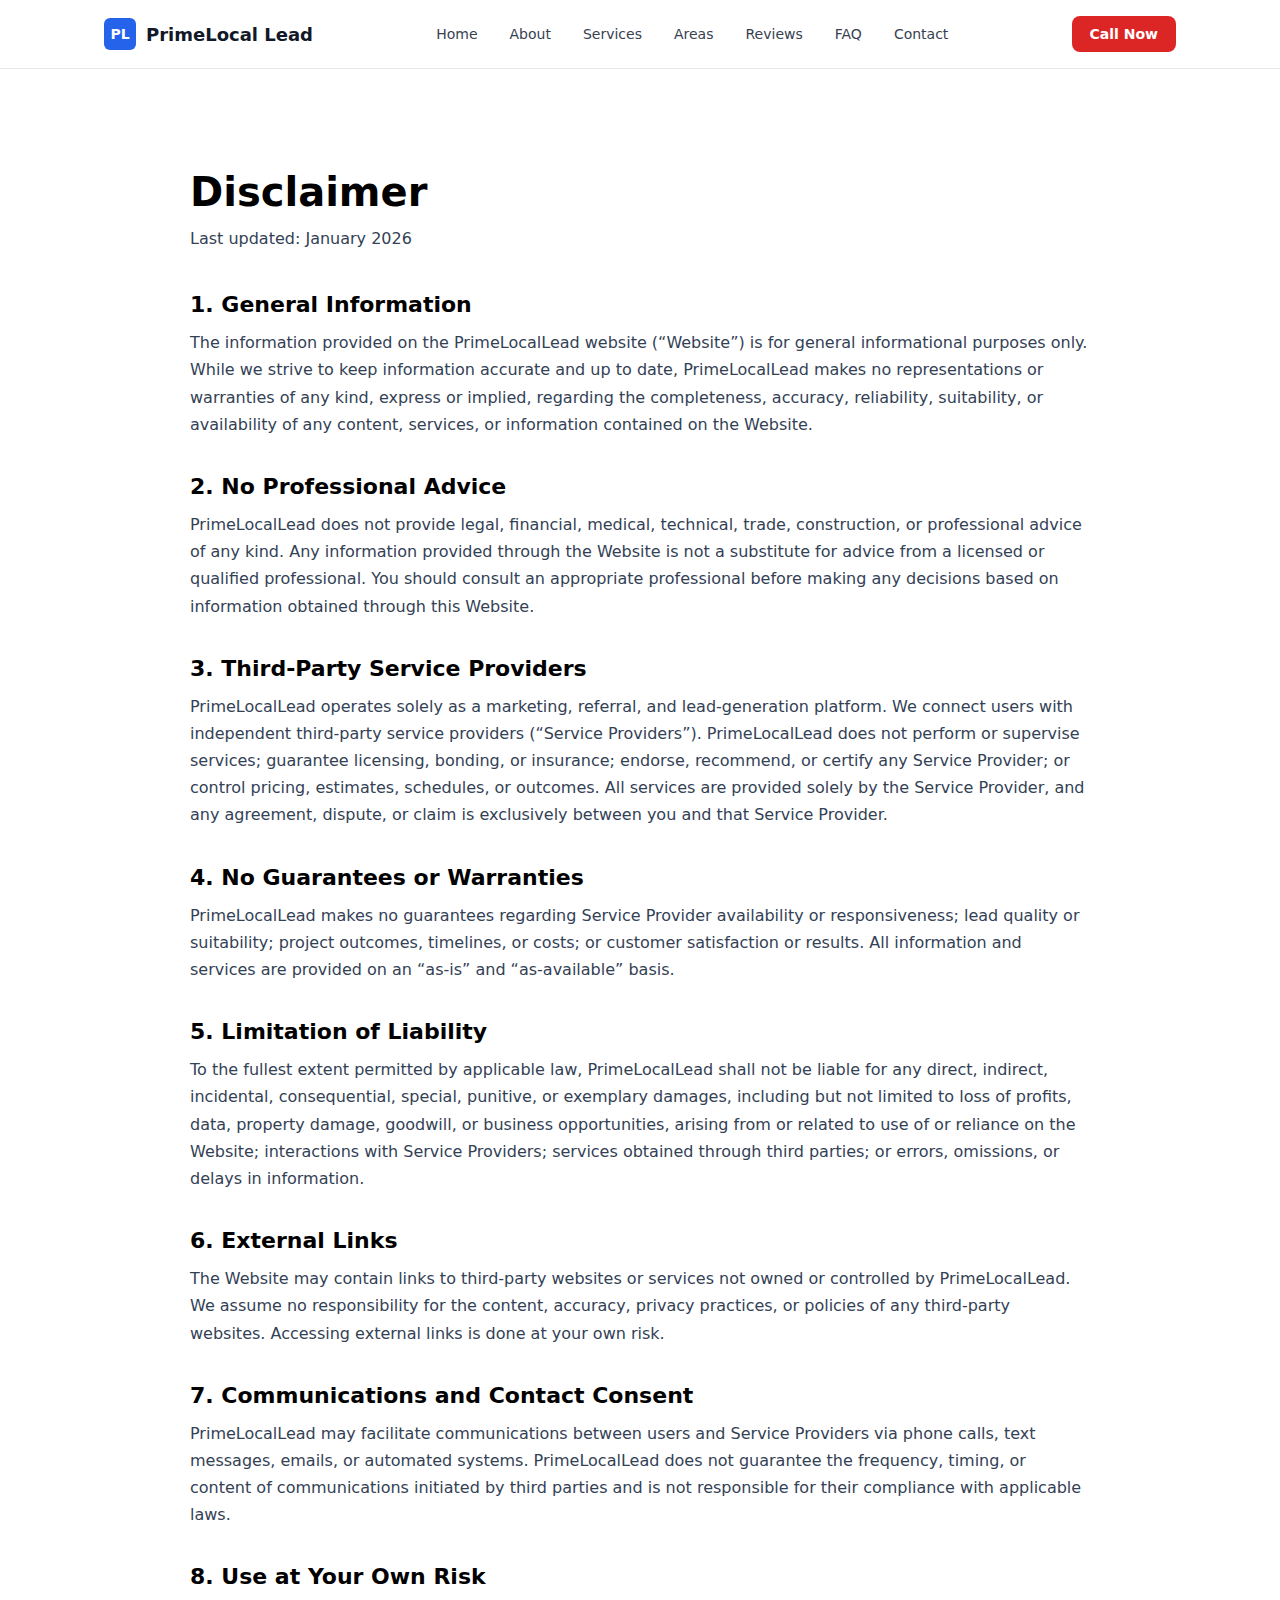
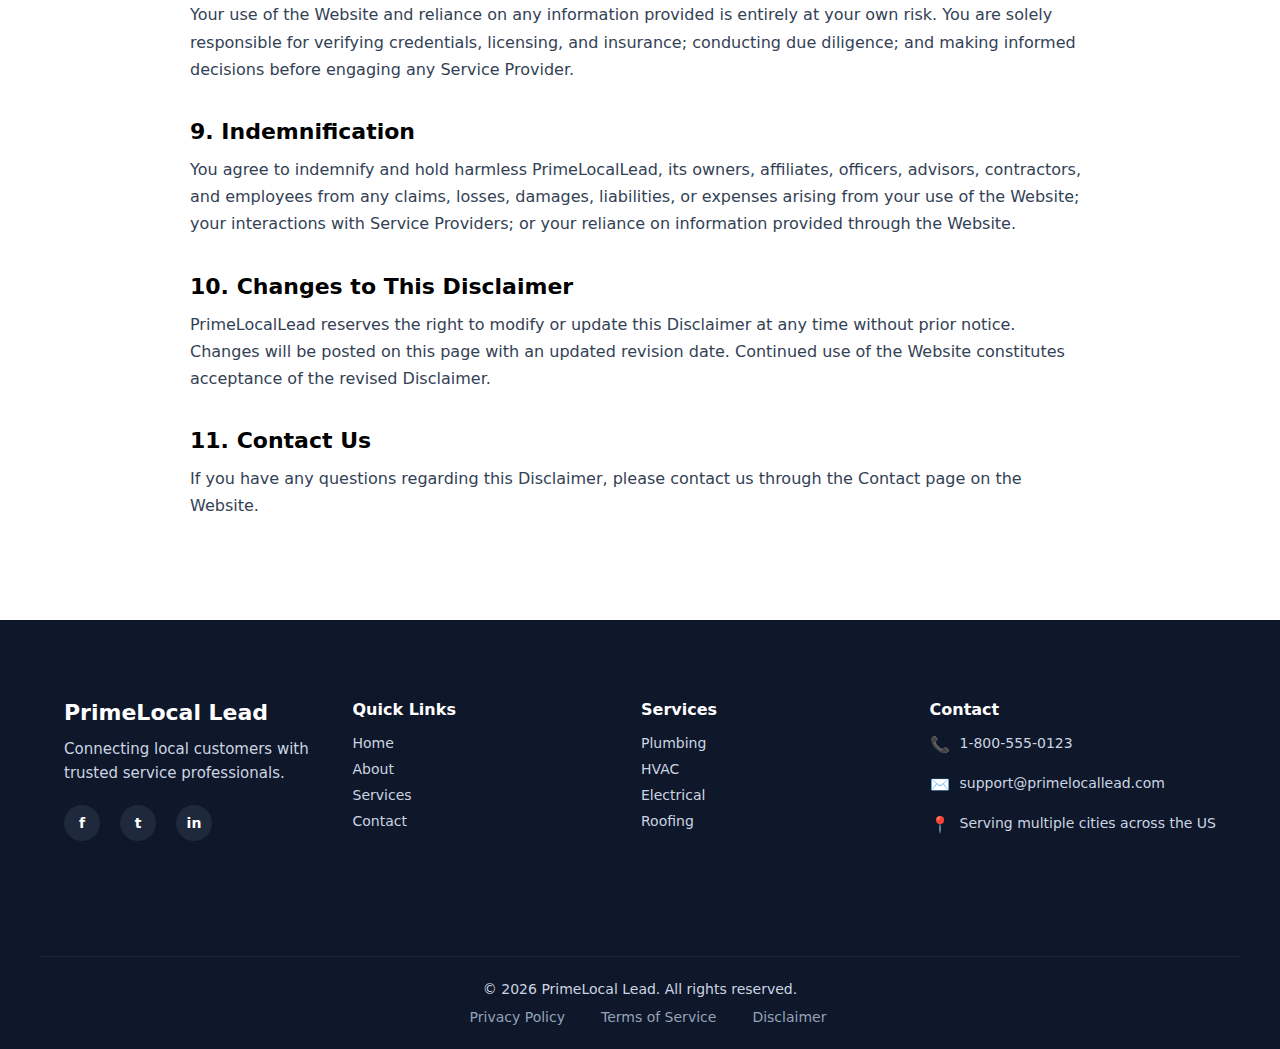
<file: disclaimer.html>
<!DOCTYPE html>
<html lang="en">
<head>
  <meta charset="UTF-8" />
  <meta name="viewport" content="width=device-width, initial-scale=1.0" />
  <title>Disclaimer | PrimeLocal Lead</title>

  <link rel="stylesheet" href="css/style.css" />
</head>

<body>

  <!-- ================= HEADER ================= -->
  <header class="nav">
    <div class="nav-container">

      <div class="logo">
        <div class="logo-box">PL</div>
        <span class="site-name">PrimeLocal Lead</span>
      </div>

      <nav class="nav-links">
        <a href="index.html">Home</a>
        <a href="about.html">About</a>
        <a href="services.html">Services</a>
        <a href="areas.html">Areas</a>
        <a href="reviews.html">Reviews</a>
        <a href="faq.html">FAQ</a>
        <a href="contact.html">Contact</a>
      </nav>

      <a href="tel:+18005550123" class="call-btn">Call Now</a>
      <button class="menu-btn" id="menuBtn">☰</button>
    </div>

    <div class="mobile-menu" id="mobileMenu">
      <a href="index.html">Home</a>
      <a href="about.html">About</a>
      <a href="services.html">Services</a>
      <a href="areas.html">Areas</a>
      <a href="reviews.html">Reviews</a>
      <a href="faq.html">FAQ</a>
      <a href="contact.html">Contact</a>

      <a href="tel:+18005550123" class="mobile-call-btn">
        Call Now
      </a>
    </div>
  </header>

  <!-- ================= MAIN CONTENT ================= -->
  <main>
    <section class="legal-page">
      <div class="legal-container">

        <h1>Disclaimer</h1>
        <p class="last-updated">Last updated: January 2026</p>

        <h2>1. General Information</h2>
        <p>
          The information provided on the PrimeLocalLead website (“Website”) is
          for general informational purposes only. While we strive to keep
          information accurate and up to date, PrimeLocalLead makes no
          representations or warranties of any kind, express or implied,
          regarding the completeness, accuracy, reliability, suitability, or
          availability of any content, services, or information contained on
          the Website.
        </p>

        <h2>2. No Professional Advice</h2>
        <p>
          PrimeLocalLead does not provide legal, financial, medical, technical,
          trade, construction, or professional advice of any kind. Any
          information provided through the Website is not a substitute for
          advice from a licensed or qualified professional. You should consult
          an appropriate professional before making any decisions based on
          information obtained through this Website.
        </p>

        <h2>3. Third-Party Service Providers</h2>
        <p>
          PrimeLocalLead operates solely as a marketing, referral, and
          lead-generation platform. We connect users with independent
          third-party service providers (“Service Providers”). PrimeLocalLead
          does not perform or supervise services; guarantee licensing, bonding,
          or insurance; endorse, recommend, or certify any Service Provider; or
          control pricing, estimates, schedules, or outcomes. All services are
          provided solely by the Service Provider, and any agreement, dispute,
          or claim is exclusively between you and that Service Provider.
        </p>

        <h2>4. No Guarantees or Warranties</h2>
        <p>
          PrimeLocalLead makes no guarantees regarding Service Provider
          availability or responsiveness; lead quality or suitability; project
          outcomes, timelines, or costs; or customer satisfaction or results.
          All information and services are provided on an “as-is” and
          “as-available” basis.
        </p>

        <h2>5. Limitation of Liability</h2>
        <p>
          To the fullest extent permitted by applicable law, PrimeLocalLead
          shall not be liable for any direct, indirect, incidental,
          consequential, special, punitive, or exemplary damages, including
          but not limited to loss of profits, data, property damage, goodwill,
          or business opportunities, arising from or related to use of or
          reliance on the Website; interactions with Service Providers;
          services obtained through third parties; or errors, omissions, or
          delays in information.
        </p>

        <h2>6. External Links</h2>
        <p>
          The Website may contain links to third-party websites or services not
          owned or controlled by PrimeLocalLead. We assume no responsibility
          for the content, accuracy, privacy practices, or policies of any
          third-party websites. Accessing external links is done at your own
          risk.
        </p>

        <h2>7. Communications and Contact Consent</h2>
        <p>
          PrimeLocalLead may facilitate communications between users and
          Service Providers via phone calls, text messages, emails, or
          automated systems. PrimeLocalLead does not guarantee the frequency,
          timing, or content of communications initiated by third parties and
          is not responsible for their compliance with applicable laws.
        </p>

        <h2>8. Use at Your Own Risk</h2>
        <p>
          Your use of the Website and reliance on any information provided is
          entirely at your own risk. You are solely responsible for verifying
          credentials, licensing, and insurance; conducting due diligence; and
          making informed decisions before engaging any Service Provider.
        </p>

        <h2>9. Indemnification</h2>
        <p>
          You agree to indemnify and hold harmless PrimeLocalLead, its owners,
          affiliates, officers, advisors, contractors, and employees from any
          claims, losses, damages, liabilities, or expenses arising from your
          use of the Website; your interactions with Service Providers; or your
          reliance on information provided through the Website.
        </p>

        <h2>10. Changes to This Disclaimer</h2>
        <p>
          PrimeLocalLead reserves the right to modify or update this Disclaimer
          at any time without prior notice. Changes will be posted on this page
          with an updated revision date. Continued use of the Website
          constitutes acceptance of the revised Disclaimer.
        </p>

        <h2>11. Contact Us</h2>
        <p>
          If you have any questions regarding this Disclaimer, please contact
          us through the Contact page on the Website.
        </p>

      </div>
    </section>
  </main>

  <!-- ================= FOOTER ================= -->
  <footer class="footer">
    <div class="footer-container">

      <div class="footer-brand">
        <h3>PrimeLocal Lead</h3>
        <p>Connecting local customers with trusted service professionals.</p>

        <div class="footer-socials">
          <a href="#" aria-label="Facebook">f</a>
          <a href="#" aria-label="Twitter">t</a>
          <a href="#" aria-label="LinkedIn">in</a>
        </div>
      </div>

      <div class="footer-links">
        <h4>Quick Links</h4>
        <a href="index.html">Home</a>
        <a href="about.html">About</a>
        <a href="services.html">Services</a>
        <a href="contact.html">Contact</a>
      </div>

      <div class="footer-links">
        <h4>Services</h4>
        <a href="services.html">Plumbing</a>
        <a href="services.html">HVAC</a>
        <a href="services.html">Electrical</a>
        <a href="services.html">Roofing</a>
      </div>

      <div class="footer-contact">
        <h4>Contact</h4>

        <div class="contact-item">
          <span class="icon">📞</span>
          <span class="contact-text">
            <a href="tel:+18005550123">1-800-555-0123</a>
          </span>
        </div>

        <div class="contact-item">
          <span class="icon">✉️</span>
          <span class="contact-text">
            <a href="mailto:support@primelocallead.com">
              support@primelocallead.com
            </a>
          </span>
        </div>

        <div class="contact-item">
          <span class="icon">📍</span>
          <span class="contact-text">
            Serving multiple cities across the US
          </span>
        </div>
      </div>

    </div>

    <div class="footer-bottom">
      <p>
        © <span id="current-year"></span> PrimeLocal Lead. All rights reserved.
      </p>

      <div class="footer-legal">
        <a href="privacy-policy.html">Privacy Policy</a>
        <a href="terms-of-service.html">Terms of Service</a>
        <a href="disclaimer.html">Disclaimer</a>
      </div>
    </div>
  </footer>

  <script src="js/main.js"></script>
</body>
</html>
</file>
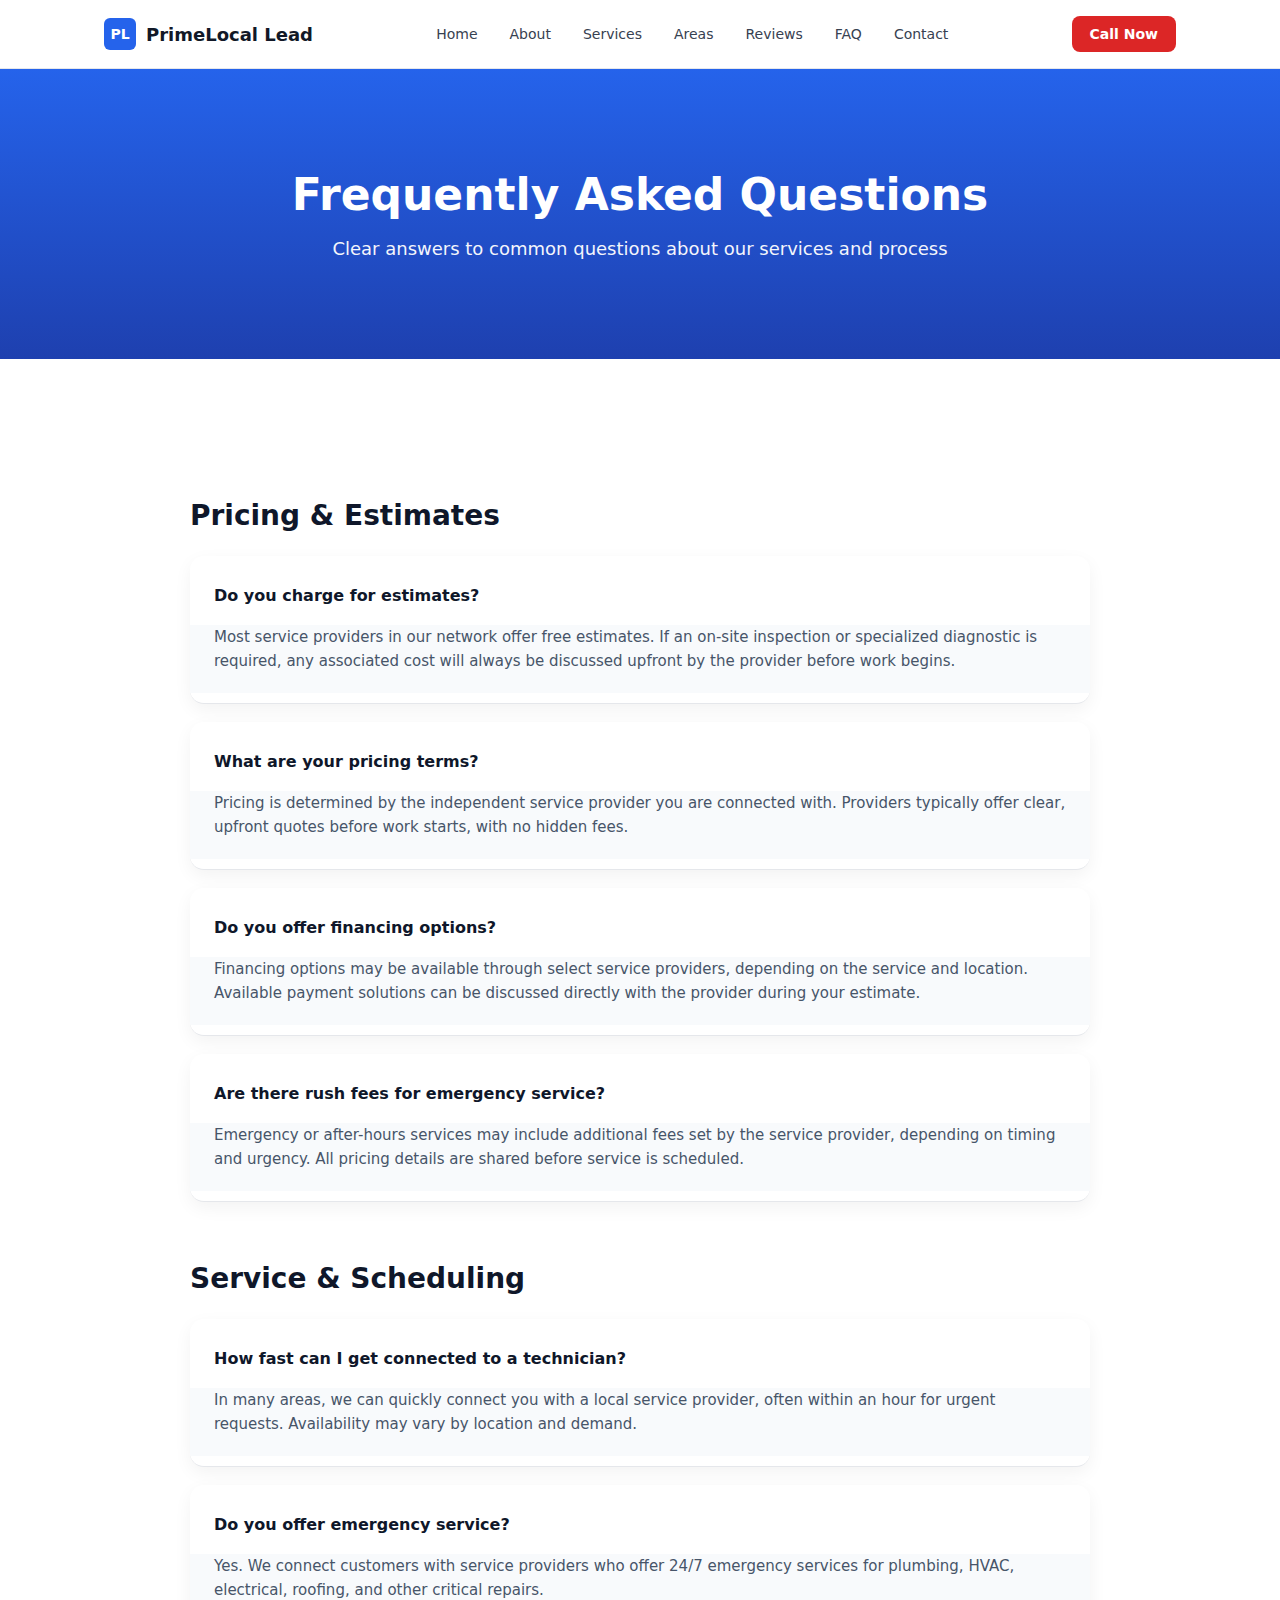
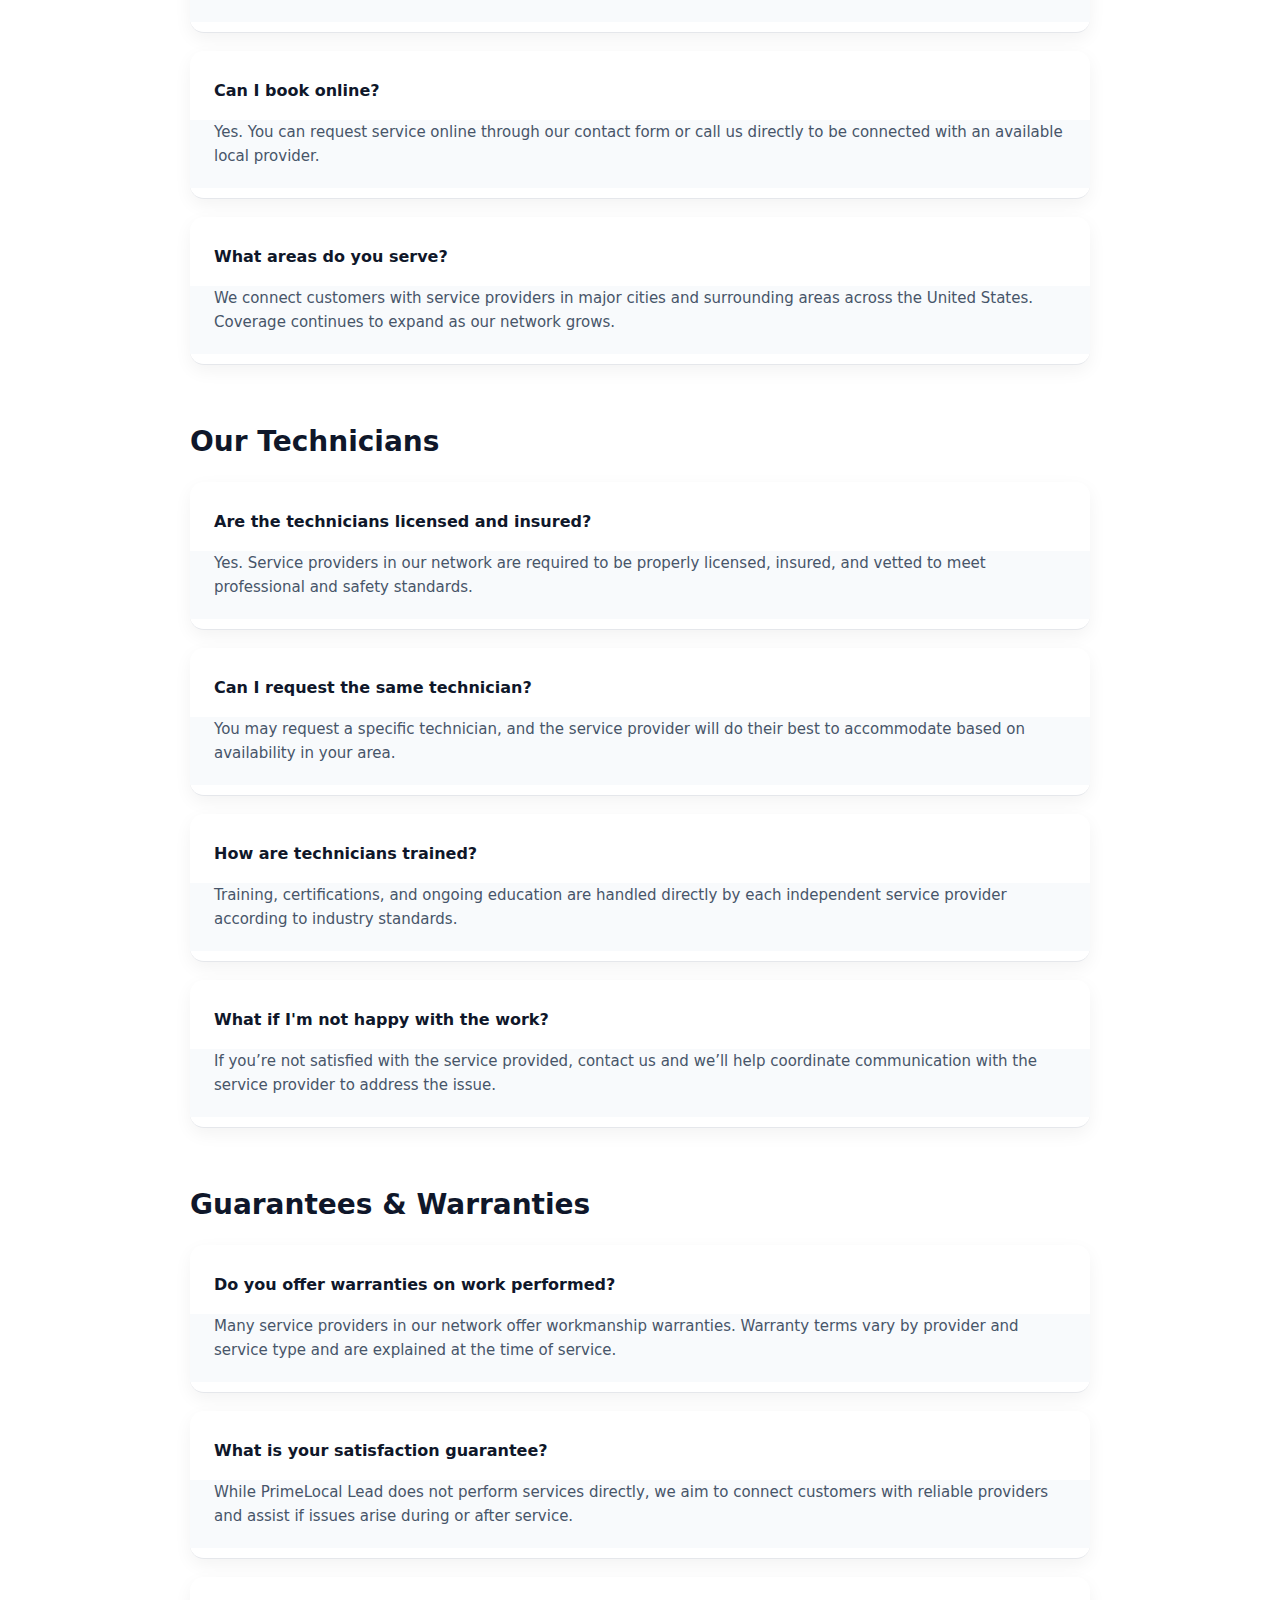
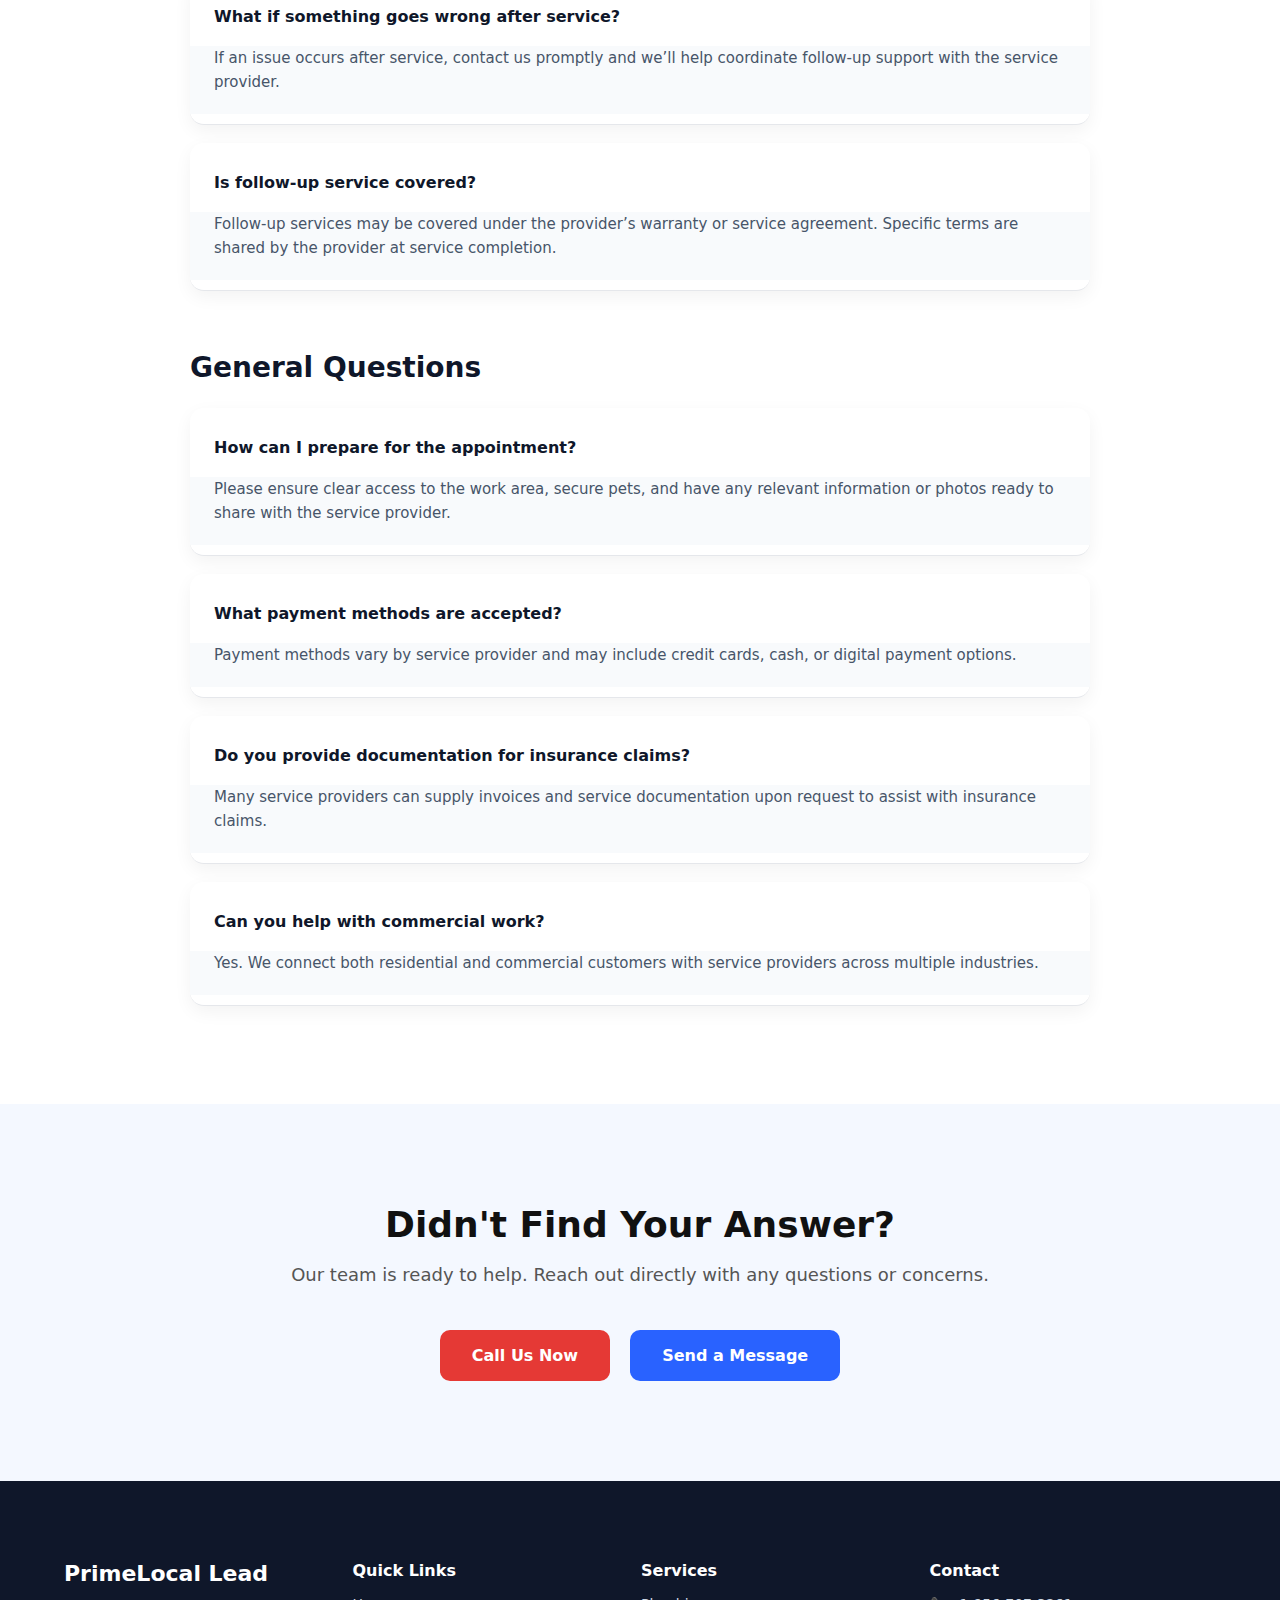
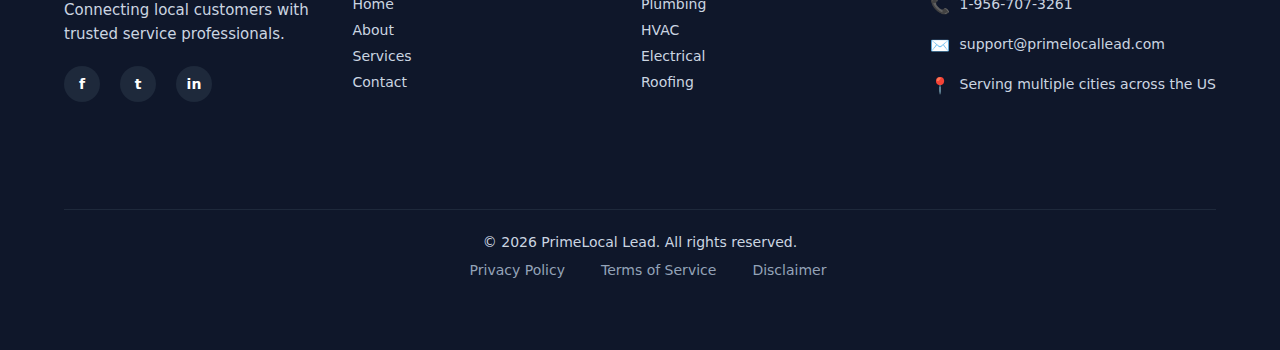
<file: faq.html>
<!DOCTYPE html>
<html lang="en">
<head>
  <meta charset="UTF-8" />
  <meta name="viewport" content="width=device-width, initial-scale=1.0" />
  <title>faq | PrimeLocal Lead</title>

  <!-- Favicon -->
  <link rel="icon" type="image/png" sizes="32x32" href="favicon-32x32.png">
  <link rel="icon" type="image/png" sizes="16x16" href="favicon-16x16.png">
  <link rel="apple-touch-icon" sizes="180x180" href="apple-touch-icon.png">
  <link rel="manifest" href="site.webmanifest">

  <link rel="stylesheet" href="css/style.css" />
</head>
<body>
<header class="nav">
  <div class="nav-container">

    <div class="logo">
      <div class="logo-box">PL</div>
      <span class="site-name">PrimeLocal Lead</span>
    </div>

    <nav class="nav-links">
      <a href="index.html">Home</a>
      <a href="about.html">About</a>
      <a href="services.html">Services</a>
      <a href="areas.html">Areas</a>
      <a href="reviews.html">Reviews</a>
      <a href="faq.html">FAQ</a>
      <a href="contact.html">Contact</a>
    </nav>

    <a href="tel:+1-956-707-3261" class="call-btn">Call Now</a>
    <button class="menu-btn" id="menuBtn">☰</button>
  </div>

  <div class="mobile-menu" id="mobileMenu">
    <a href="index.html">Home</a>
    <a href="about.html">About</a>
    <a href="services.html">Services</a>
    <a href="areas.html">Areas</a>
    <a href="reviews.html">Reviews</a>
    <a href="faq.html">FAQ</a>
    <a href="contact.html">Contact</a>
    <a href="tel:+1-956-707-3261" class="mobile-call-btn">Call Now</a>
  </div>
</header>

<!-- ================= FAQ HERO ================= -->
<section class="faq-hero">
  <div class="faq-hero-container">
    <h1>Frequently Asked Questions</h1>
    <p>Clear answers to common questions about our services and process</p>
  </div>
</section>

<!-- ================= FAQ CONTENT ================= -->
<section class="faq-section">
  <div class="faq-container">

    <!-- ================= Pricing & Estimates ================= -->
    <h2 class="faq-category">Pricing & Estimates</h2>

    <div class="faq-item">
      <div class="faq-question">Do you charge for estimates?</div>
      <div class="faq-answer">
        <p>
          Most service providers in our network offer free estimates. If an on-site
          inspection or specialized diagnostic is required, any associated cost
          will always be discussed upfront by the provider before work begins.
        </p>
      </div>
    </div>

    <div class="faq-item">
      <div class="faq-question">What are your pricing terms?</div>
      <div class="faq-answer">
        <p>
          Pricing is determined by the independent service provider you are
          connected with. Providers typically offer clear, upfront quotes before
          work starts, with no hidden fees.
        </p>
      </div>
    </div>

    <div class="faq-item">
      <div class="faq-question">Do you offer financing options?</div>
      <div class="faq-answer">
        <p>
          Financing options may be available through select service providers,
          depending on the service and location. Available payment solutions can
          be discussed directly with the provider during your estimate.
        </p>
      </div>
    </div>

    <div class="faq-item">
      <div class="faq-question">Are there rush fees for emergency service?</div>
      <div class="faq-answer">
        <p>
          Emergency or after-hours services may include additional fees set by the
          service provider, depending on timing and urgency. All pricing details
          are shared before service is scheduled.
        </p>
      </div>
    </div>

    <!-- ================= Service & Scheduling ================= -->
    <h2 class="faq-category">Service & Scheduling</h2>

    <div class="faq-item">
      <div class="faq-question">How fast can I get connected to a technician?</div>
      <div class="faq-answer">
        <p>
          In many areas, we can quickly connect you with a local service provider,
          often within an hour for urgent requests. Availability may vary by
          location and demand.
        </p>
      </div>
    </div>

    <div class="faq-item">
      <div class="faq-question">Do you offer emergency service?</div>
      <div class="faq-answer">
        <p>
          Yes. We connect customers with service providers who offer 24/7
          emergency services for plumbing, HVAC, electrical, roofing, and other
          critical repairs.
        </p>
      </div>
    </div>

    <div class="faq-item">
      <div class="faq-question">Can I book online?</div>
      <div class="faq-answer">
        <p>
          Yes. You can request service online through our contact form or call us
          directly to be connected with an available local provider.
        </p>
      </div>
    </div>

    <div class="faq-item">
      <div class="faq-question">What areas do you serve?</div>
      <div class="faq-answer">
        <p>
          We connect customers with service providers in major cities and
          surrounding areas across the United States. Coverage continues to
          expand as our network grows.
        </p>
      </div>
    </div>

    <!-- ================= Our Technicians ================= -->
    <h2 class="faq-category">Our Technicians</h2>

    <div class="faq-item">
      <div class="faq-question">Are the technicians licensed and insured?</div>
      <div class="faq-answer">
        <p>
          Yes. Service providers in our network are required to be properly
          licensed, insured, and vetted to meet professional and safety
          standards.
        </p>
      </div>
    </div>

    <div class="faq-item">
      <div class="faq-question">Can I request the same technician?</div>
      <div class="faq-answer">
        <p>
          You may request a specific technician, and the service provider will do
          their best to accommodate based on availability in your area.
        </p>
      </div>
    </div>

    <div class="faq-item">
      <div class="faq-question">How are technicians trained?</div>
      <div class="faq-answer">
        <p>
          Training, certifications, and ongoing education are handled directly by
          each independent service provider according to industry standards.
        </p>
      </div>
    </div>

    <div class="faq-item">
      <div class="faq-question">What if I'm not happy with the work?</div>
      <div class="faq-answer">
        <p>
          If you’re not satisfied with the service provided, contact us and we’ll
          help coordinate communication with the service provider to address the
          issue.
        </p>
      </div>
    </div>

    <!-- ================= Guarantees & Warranties ================= -->
    <h2 class="faq-category">Guarantees & Warranties</h2>

    <div class="faq-item">
      <div class="faq-question">Do you offer warranties on work performed?</div>
      <div class="faq-answer">
        <p>
          Many service providers in our network offer workmanship warranties.
          Warranty terms vary by provider and service type and are explained at
          the time of service.
        </p>
      </div>
    </div>

    <div class="faq-item">
      <div class="faq-question">What is your satisfaction guarantee?</div>
      <div class="faq-answer">
        <p>
          While PrimeLocal Lead does not perform services directly, we aim to
          connect customers with reliable providers and assist if issues arise
          during or after service.
        </p>
      </div>
    </div>

    <div class="faq-item">
      <div class="faq-question">What if something goes wrong after service?</div>
      <div class="faq-answer">
        <p>
          If an issue occurs after service, contact us promptly and we’ll help
          coordinate follow-up support with the service provider.
        </p>
      </div>
    </div>

    <div class="faq-item">
      <div class="faq-question">Is follow-up service covered?</div>
      <div class="faq-answer">
        <p>
          Follow-up services may be covered under the provider’s warranty or
          service agreement. Specific terms are shared by the provider at service
          completion.
        </p>
      </div>
    </div>

    <!-- ================= General Questions ================= -->
    <h2 class="faq-category">General Questions</h2>

    <div class="faq-item">
      <div class="faq-question">How can I prepare for the appointment?</div>
      <div class="faq-answer">
        <p>
          Please ensure clear access to the work area, secure pets, and have any
          relevant information or photos ready to share with the service
          provider.
        </p>
      </div>
    </div>

    <div class="faq-item">
      <div class="faq-question">What payment methods are accepted?</div>
      <div class="faq-answer">
        <p>
          Payment methods vary by service provider and may include credit cards,
          cash, or digital payment options.
        </p>
      </div>
    </div>

    <div class="faq-item">
      <div class="faq-question">Do you provide documentation for insurance claims?</div>
      <div class="faq-answer">
        <p>
          Many service providers can supply invoices and service documentation
          upon request to assist with insurance claims.
        </p>
      </div>
    </div>

    <div class="faq-item">
      <div class="faq-question">Can you help with commercial work?</div>
      <div class="faq-answer">
        <p>
          Yes. We connect both residential and commercial customers with service
          providers across multiple industries.
        </p>
      </div>
    </div>

  </div>
</section>


<!-- FAQ CTA SECTION -->
<section class="faq-cta">
  <div class="faq-cta-container">

    <h2 class="faq-cta-title">Didn't Find Your Answer?</h2>

    <p class="faq-cta-text">
      Our team is ready to help. Reach out directly with any questions or concerns.
    </p>

    <div class="faq-cta-buttons">
      <a href="tel:+19567073261" class="faq-btn faq-btn-call">
        Call Us Now
      </a>

      <a href="contact.html" class="faq-btn faq-btn-message">
  Send a Message
</a>
    </div>

  </div>
</section>

<footer class="footer">
  <div class="footer-container">

    <!-- BRAND -->
    <div class="footer-brand">
      <h3>PrimeLocal Lead</h3>
      <p>Connecting local customers with trusted service professionals.</p>

      <div class="footer-socials">
        <a href="#" aria-label="Facebook">f</a>
        <a href="#" aria-label="Twitter">t</a>
        <a href="#" aria-label="LinkedIn">in</a>
      </div>
    </div>

    <!-- QUICK LINKS -->
    <div class="footer-links">
  <h4>Quick Links</h4>
  <a href="index.html">Home</a>
  <a href="about.html">About</a>
  <a href="services.html">Services</a>
  <a href="contact.html">Contact</a>
</div>

    <!-- SERVICES -->
    <div class="footer-links">
  <h4>Services</h4>
  <a href="services.html">Plumbing</a>
  <a href="services.html">HVAC</a>
  <a href="services.html">Electrical</a>
  <a href="services.html">Roofing</a>
</div>

    <!-- CONTACT -->
   <div class="footer-contact">
  <h4>Contact</h4>

  <div class="contact-item">
    <span class="icon">📞</span>
    <span class="contact-text">
      <a href="tel:+19567073261">1-956-707-3261</a>
    </span>
  </div>

  <div class="contact-item">
    <span class="icon">✉️</span>
    <span class="contact-text">
      <a href="mailto:support@primelocallead.com">
        support@primelocallead.com
      </a>
    </span>
  </div>

  <div class="contact-item">
    <span class="icon">📍</span>
    <span class="contact-text">
      Serving multiple cities across the US
    </span>
  </div>
</div>
<div class="footer-bottom">
  <p>
    © <span id="current-year"></span> PrimeLocal Lead. All rights reserved.
  </p>

  <div class="footer-legal">
    <a href="privacy-policy.html">Privacy Policy</a>
        <a href="terms-of-service.html">Terms of Service</a>
        <a href="disclaimer.html">Disclaimer</a>
  </div>
</div>

</footer>

<script src="js/main.js"></script>
</body>
</html>
</file>
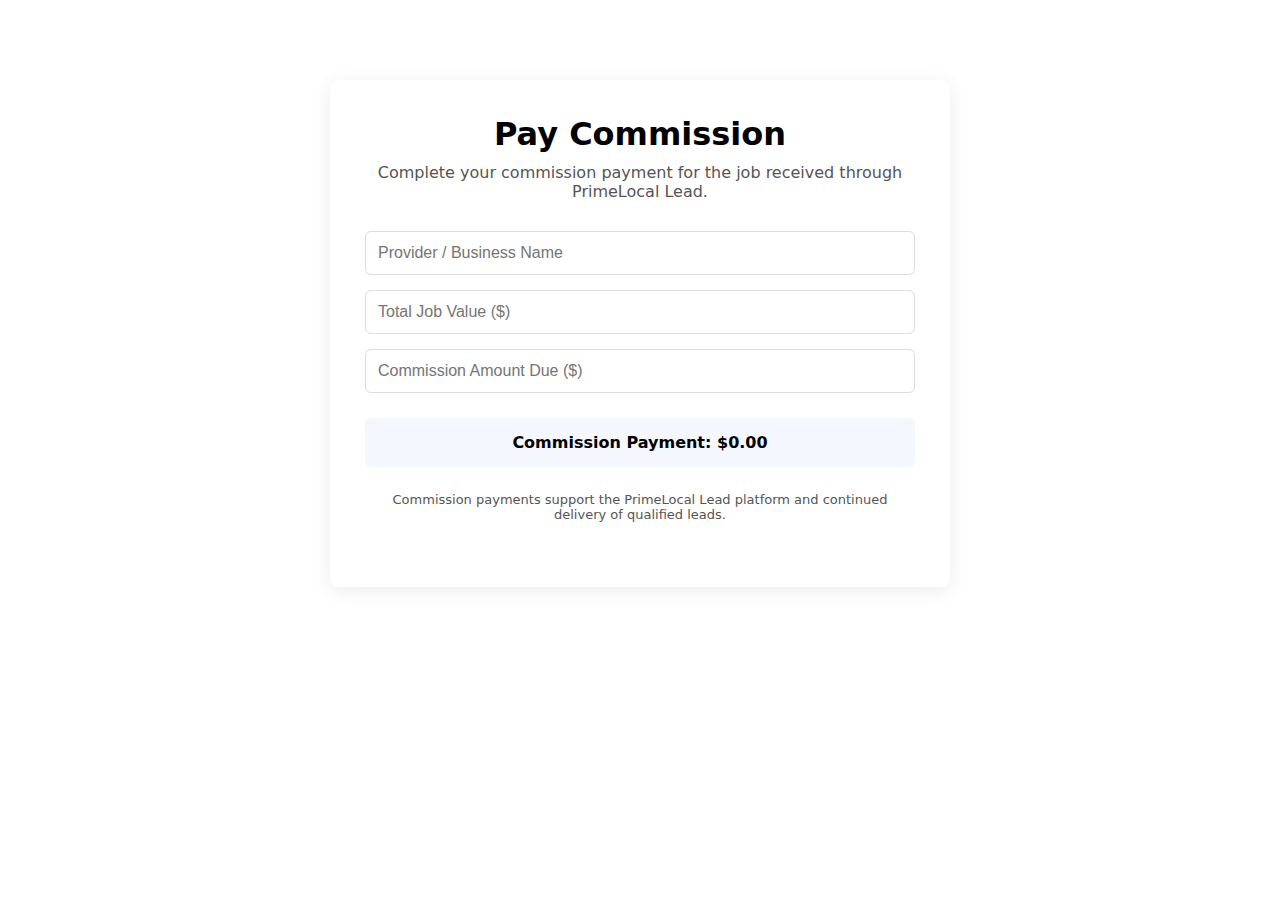
<file: pay-commission.html>
<!DOCTYPE html>
<html lang="en">
<head>
<meta charset="UTF-8">
<meta name="viewport" content="width=device-width, initial-scale=1.0">

<title>Pay Commission | PrimeLocal Lead</title>

<link rel="stylesheet" href="css/style.css">

<style>

.payment-container{
max-width:620px;
margin:80px auto;
padding:35px;
background:#ffffff;
border-radius:8px;
box-shadow:0 4px 20px rgba(0,0,0,0.08);
}

.payment-container h1{
text-align:center;
margin-bottom:10px;
}

.payment-container p{
text-align:center;
color:#555;
margin-bottom:30px;
}

.payment-container input{
width:100%;
padding:12px;
margin-bottom:15px;
border:1px solid #ddd;
border-radius:6px;
font-size:16px;
}

.result-box{
background:#f5f7ff;
padding:15px;
border-radius:6px;
margin-top:10px;
margin-bottom:20px;
font-weight:600;
text-align:center;
}

.paypal-container{
margin-top:25px;
text-align:center;
}

.note{
font-size:13px;
color:#777;
margin-top:15px;
text-align:center;
}

</style>

</head>

<body>

<div class="payment-container">

<h1>Pay Commission</h1>

<p>Complete your commission payment for the job received through PrimeLocal Lead.</p>

<input type="text" id="providerName" placeholder="Provider / Business Name">

<input type="number" id="jobAmount" placeholder="Total Job Value ($)">

<input type="number" id="commissionAmount" placeholder="Commission Amount Due ($)">

<div class="result-box">
Commission Payment: $<span id="paymentAmount">0.00</span>
</div>

<div id="paypal-button-container" class="paypal-container"></div>

<p class="note">
Commission payments support the PrimeLocal Lead platform and continued delivery of qualified leads.
</p>

</div>

<!-- PAYPAL SDK -->
<script src="https://www.paypal.com/sdk/js?client-id=AYZDmB-CQhxqgica_0eZ9_XVTgd7liusFZPaS2PReDa18PiJ3Kt39KGPvvGc0cyjtjHkJYLl5XgnfG3mH&currency=USD"></script>

<script>

let paymentValue = 0;

const commissionInput = document.getElementById("commissionAmount");
const paymentDisplay = document.getElementById("paymentAmount");

/* Update commission display */

commissionInput.addEventListener("input", function(){

paymentValue = parseFloat(commissionInput.value) || 0;
paymentDisplay.textContent = paymentValue.toFixed(2);

});

/* Render PayPal Buttons */

paypal.Buttons({

createOrder: function(data, actions){

if(paymentValue <= 0){
alert("Please enter the commission amount.");
return;
}

return actions.order.create({
purchase_units: [{
amount: {
value: paymentValue.toFixed(2)
}
}]
});

},

onApprove: function(data, actions){

return actions.order.capture().then(function(details){

alert("Payment successful! Thank you for your commission payment.");

});

},

onError: function(err){

console.error(err);
alert("Payment failed. Please try again.");

}

}).render('#paypal-button-container');

</script>

</body>
</html>
</file>
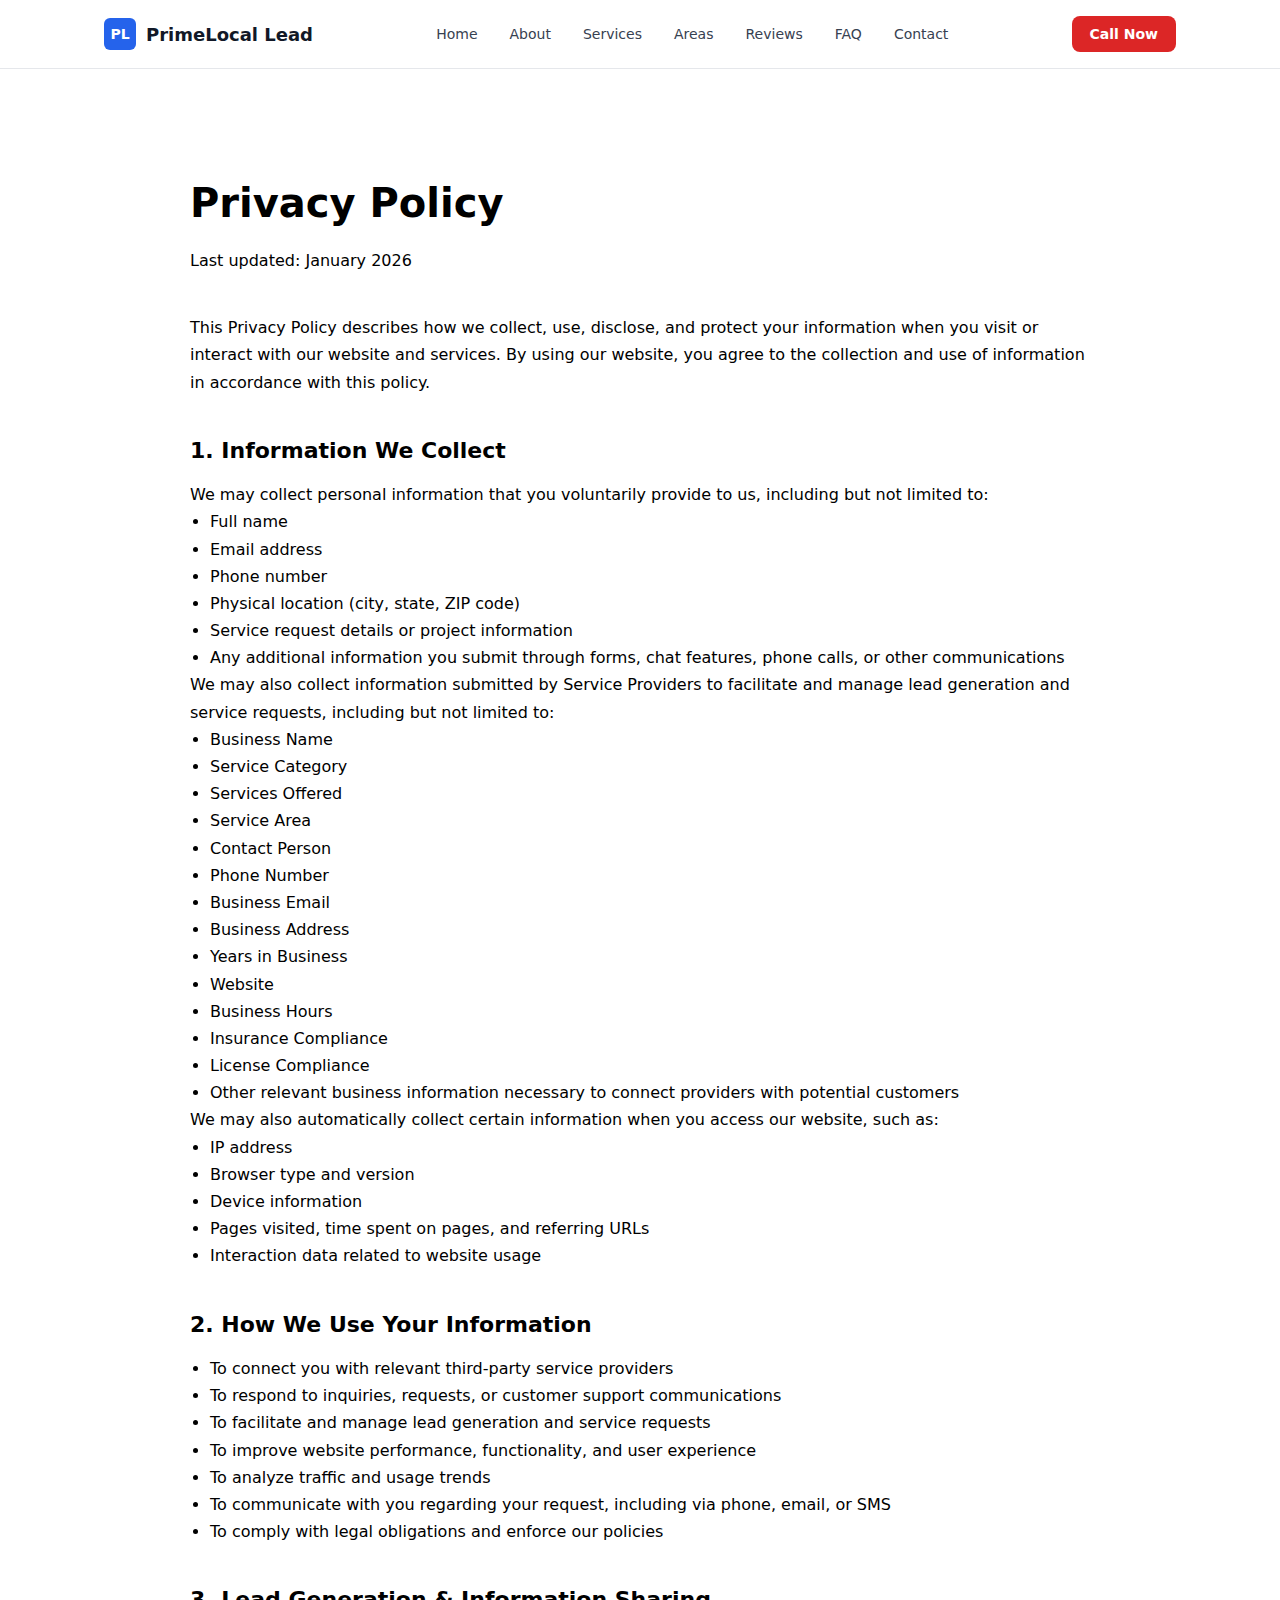
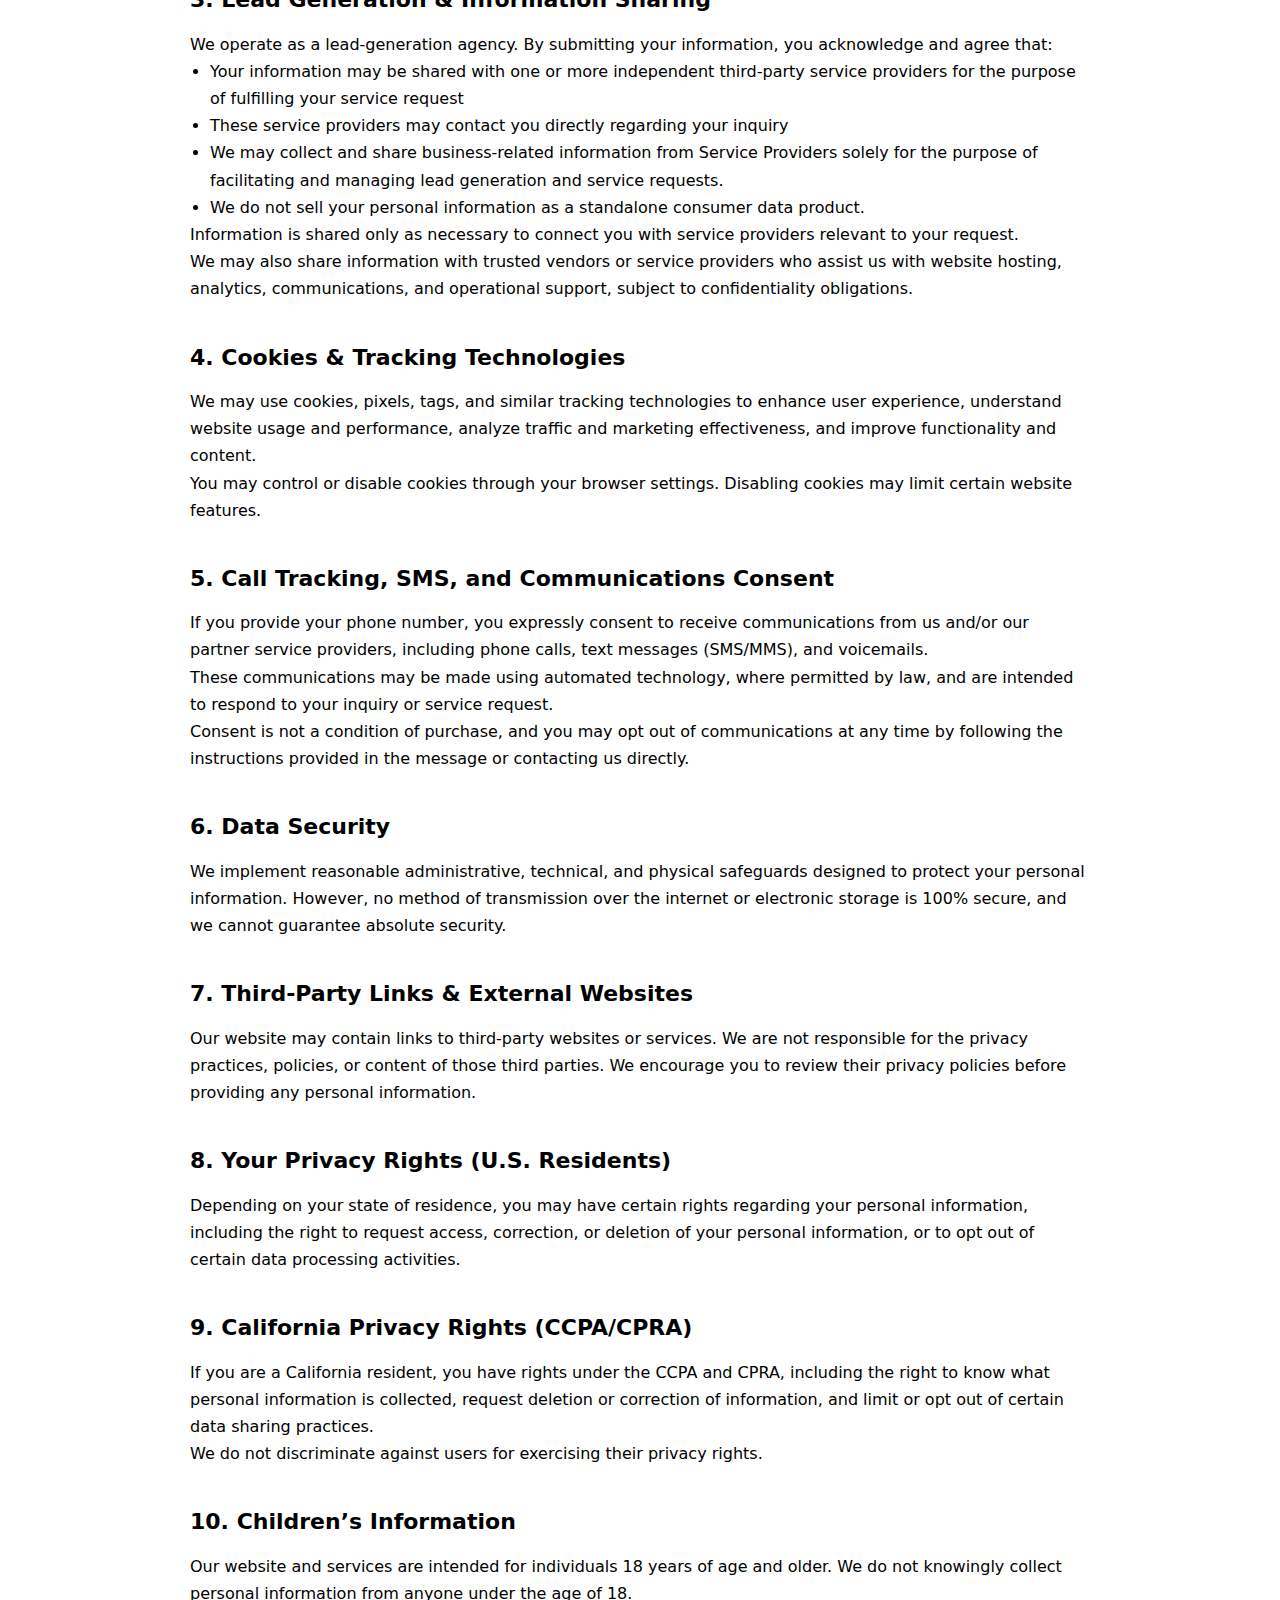
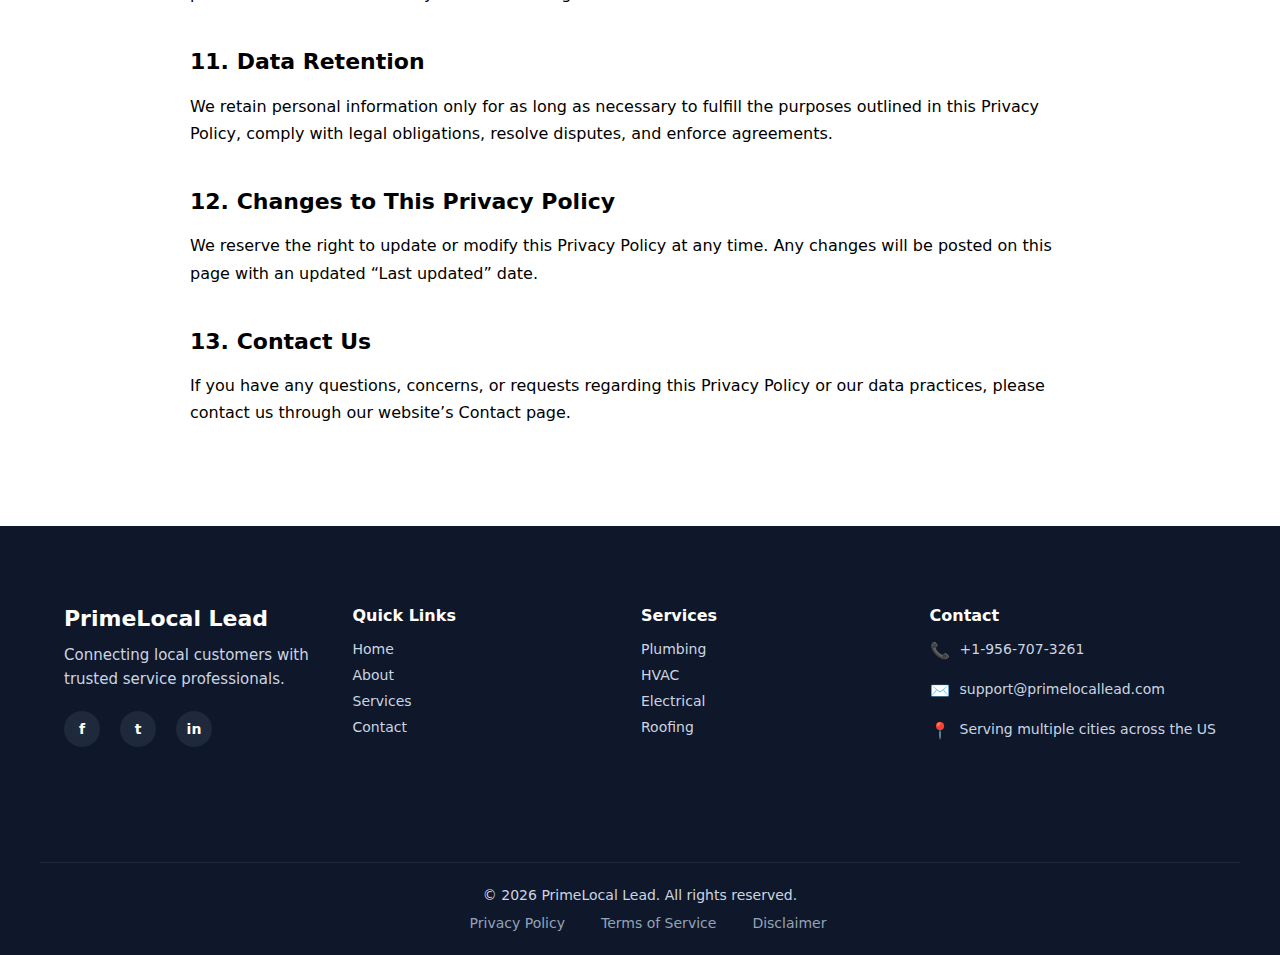
<file: privacy-policy.html>
<!DOCTYPE html>
<html lang="en">
<head>
  <meta charset="UTF-8" />
  <meta name="viewport" content="width=device-width, initial-scale=1.0" />
  <title>Privacy Policy | PrimeLocal Lead</title>

  <!-- Favicon -->
  <link rel="icon" type="image/png" sizes="32x32" href="favicon-32x32.png">
  <link rel="icon" type="image/png" sizes="16x16" href="favicon-16x16.png">
  <link rel="apple-touch-icon" sizes="180x180" href="apple-touch-icon.png">
  <link rel="manifest" href="site.webmanifest">

  <link rel="stylesheet" href="css/style.css" />

  <!-- FIX TEXT COLOR FOR LEGAL PAGE -->
  <style>

  .legal-container{
    color:#000;
    font-family:inherit;
    line-height:1.7;
  }

  .legal-container h1,
  .legal-container h2{
    color:#000;
  }

  .legal-container p,
  .legal-container li{
    color:#000;
  }

  .legal-container ul{
    margin-left:20px;
  }

  .legal-container a{
    color:#000;
    text-decoration:underline;
  }

  .last-updated{
    color:#000;
    font-weight:500;
  }

  </style>

</head>

<body>

<!-- ================= HEADER ================= -->
<header class="nav">
  <div class="nav-container">

    <div class="logo">
      <div class="logo-box">PL</div>
      <span class="site-name">PrimeLocal Lead</span>
    </div>

    <nav class="nav-links">
      <a href="index.html">Home</a>
      <a href="about.html">About</a>
      <a href="services.html">Services</a>
      <a href="areas.html">Areas</a>
      <a href="reviews.html">Reviews</a>
      <a href="faq.html">FAQ</a>
      <a href="contact.html">Contact</a>
    </nav>

    <a href="tel:+19567073261" class="call-btn">Call Now</a>
    <button class="menu-btn" id="menuBtn">☰</button>
  </div>

  <div class="mobile-menu" id="mobileMenu">
    <a href="index.html">Home</a>
    <a href="about.html">About</a>
    <a href="services.html">Services</a>
    <a href="areas.html">Areas</a>
    <a href="reviews.html">Reviews</a>
    <a href="faq.html">FAQ</a>
    <a href="contact.html">Contact</a>

    <a href="tel:+19567073261" class="mobile-call-btn">
      Call Now
    </a>
  </div>
</header>

<!-- ================= MAIN CONTENT ================= -->

<main>
<section class="legal-page">
<div class="legal-container">

<h1>Privacy Policy</h1>
<p class="last-updated">Last updated: January 2026</p>

<p>
This Privacy Policy describes how we collect, use, disclose, and protect your information when you visit or interact with our website and services. By using our website, you agree to the collection and use of information in accordance with this policy.
</p>

<h2>1. Information We Collect</h2>

<p>We may collect personal information that you voluntarily provide to us, including but not limited to:</p>

<ul>
<li>Full name</li>
<li>Email address</li>
<li>Phone number</li>
<li>Physical location (city, state, ZIP code)</li>
<li>Service request details or project information</li>
<li>Any additional information you submit through forms, chat features, phone calls, or other communications</li>
</ul>

<p>We may also collect information submitted by Service Providers to facilitate and manage lead generation and service requests, including but not limited to:</p>

<ul>
<li>Business Name</li>
<li>Service Category</li>
<li>Services Offered</li>
<li>Service Area</li>
<li>Contact Person</li>
<li>Phone Number</li>
<li>Business Email</li>
<li>Business Address</li>
<li>Years in Business</li>
<li>Website</li>
<li>Business Hours</li>
<li>Insurance Compliance</li>
<li>License Compliance</li>
<li>Other relevant business information necessary to connect providers with potential customers</li>
</ul>

<p>We may also automatically collect certain information when you access our website, such as:</p>

<ul>
<li>IP address</li>
<li>Browser type and version</li>
<li>Device information</li>
<li>Pages visited, time spent on pages, and referring URLs</li>
<li>Interaction data related to website usage</li>
</ul>

<h2>2. How We Use Your Information</h2>

<ul>
<li>To connect you with relevant third-party service providers</li>
<li>To respond to inquiries, requests, or customer support communications</li>
<li>To facilitate and manage lead generation and service requests</li>
<li>To improve website performance, functionality, and user experience</li>
<li>To analyze traffic and usage trends</li>
<li>To communicate with you regarding your request, including via phone, email, or SMS</li>
<li>To comply with legal obligations and enforce our policies</li>
</ul>

<h2>3. Lead Generation & Information Sharing</h2>

<p>We operate as a lead-generation agency. By submitting your information, you acknowledge and agree that:</p>

<ul>
<li>Your information may be shared with one or more independent third-party service providers for the purpose of fulfilling your service request</li>
<li>These service providers may contact you directly regarding your inquiry</li>
<li>We may collect and share business-related information from Service Providers solely for the purpose of facilitating and managing lead generation and service requests.</li>
<li>We do not sell your personal information as a standalone consumer data product.</li>
</ul>

<p>
Information is shared only as necessary to connect you with service providers relevant to your request.
</p>

<p>
We may also share information with trusted vendors or service providers who assist us with website hosting, analytics, communications, and operational support, subject to confidentiality obligations.
</p>

<h2>4. Cookies & Tracking Technologies</h2>

<p>
We may use cookies, pixels, tags, and similar tracking technologies to enhance user experience, understand website usage and performance, analyze traffic and marketing effectiveness, and improve functionality and content.
</p>

<p>
You may control or disable cookies through your browser settings. Disabling cookies may limit certain website features.
</p>

<h2>5. Call Tracking, SMS, and Communications Consent</h2>

<p>
If you provide your phone number, you expressly consent to receive communications from us and/or our partner service providers, including phone calls, text messages (SMS/MMS), and voicemails.
</p>

<p>
These communications may be made using automated technology, where permitted by law, and are intended to respond to your inquiry or service request.
</p>

<p>
Consent is not a condition of purchase, and you may opt out of communications at any time by following the instructions provided in the message or contacting us directly.
</p>

<h2>6. Data Security</h2>

<p>
We implement reasonable administrative, technical, and physical safeguards designed to protect your personal information. However, no method of transmission over the internet or electronic storage is 100% secure, and we cannot guarantee absolute security.
</p>

<h2>7. Third-Party Links & External Websites</h2>

<p>
Our website may contain links to third-party websites or services. We are not responsible for the privacy practices, policies, or content of those third parties. We encourage you to review their privacy policies before providing any personal information.
</p>

<h2>8. Your Privacy Rights (U.S. Residents)</h2>

<p>
Depending on your state of residence, you may have certain rights regarding your personal information, including the right to request access, correction, or deletion of your personal information, or to opt out of certain data processing activities.
</p>

<h2>9. California Privacy Rights (CCPA/CPRA)</h2>

<p>
If you are a California resident, you have rights under the CCPA and CPRA, including the right to know what personal information is collected, request deletion or correction of information, and limit or opt out of certain data sharing practices.
</p>

<p>We do not discriminate against users for exercising their privacy rights.</p>

<h2>10. Children’s Information</h2>

<p>
Our website and services are intended for individuals 18 years of age and older. We do not knowingly collect personal information from anyone under the age of 18.
</p>

<h2>11. Data Retention</h2>

<p>
We retain personal information only for as long as necessary to fulfill the purposes outlined in this Privacy Policy, comply with legal obligations, resolve disputes, and enforce agreements.
</p>

<h2>12. Changes to This Privacy Policy</h2>

<p>
We reserve the right to update or modify this Privacy Policy at any time. Any changes will be posted on this page with an updated “Last updated” date.
</p>

<h2>13. Contact Us</h2>

<p>
If you have any questions, concerns, or requests regarding this Privacy Policy or our data practices, please contact us through our website’s Contact page.
</p>

</div>
</section>
</main>

<!-- ================= FOOTER ================= -->
<footer class="footer">
<div class="footer-container">

<div class="footer-brand">
<h3>PrimeLocal Lead</h3>
<p>Connecting local customers with trusted service professionals.</p>

<div class="footer-socials">
<a href="#">f</a>
<a href="#">t</a>
<a href="#">in</a>
</div>
</div>

<div class="footer-links">
<h4>Quick Links</h4>
<a href="index.html">Home</a>
<a href="about.html">About</a>
<a href="services.html">Services</a>
<a href="contact.html">Contact</a>
</div>

<div class="footer-links">
<h4>Services</h4>
<a href="services.html">Plumbing</a>
<a href="services.html">HVAC</a>
<a href="services.html">Electrical</a>
<a href="services.html">Roofing</a>
</div>

<div class="footer-contact">
<h4>Contact</h4>

<div class="contact-item">
<span class="icon">📞</span>
<span class="contact-text">
<a href="tel:+19567073261">+1-956-707-3261</a>
</span>
</div>

<div class="contact-item">
<span class="icon">✉️</span>
<span class="contact-text">
<a href="mailto:support@primelocallead.com">
support@primelocallead.com
</a>
</span>
</div>

<div class="contact-item">
<span class="icon">📍</span>
<span class="contact-text">
Serving multiple cities across the US
</span>
</div>

</div>
</div>

<div class="footer-bottom">
<p>© <span id="current-year"></span> PrimeLocal Lead. All rights reserved.</p>

<div class="footer-legal">
<a href="privacy-policy.html">Privacy Policy</a>
<a href="terms-of-service.html">Terms of Service</a>
<a href="disclaimer.html">Disclaimer</a>
</div>

</div>
</footer>

<script src="js/main.js"></script>

</body>
</html>
</file>
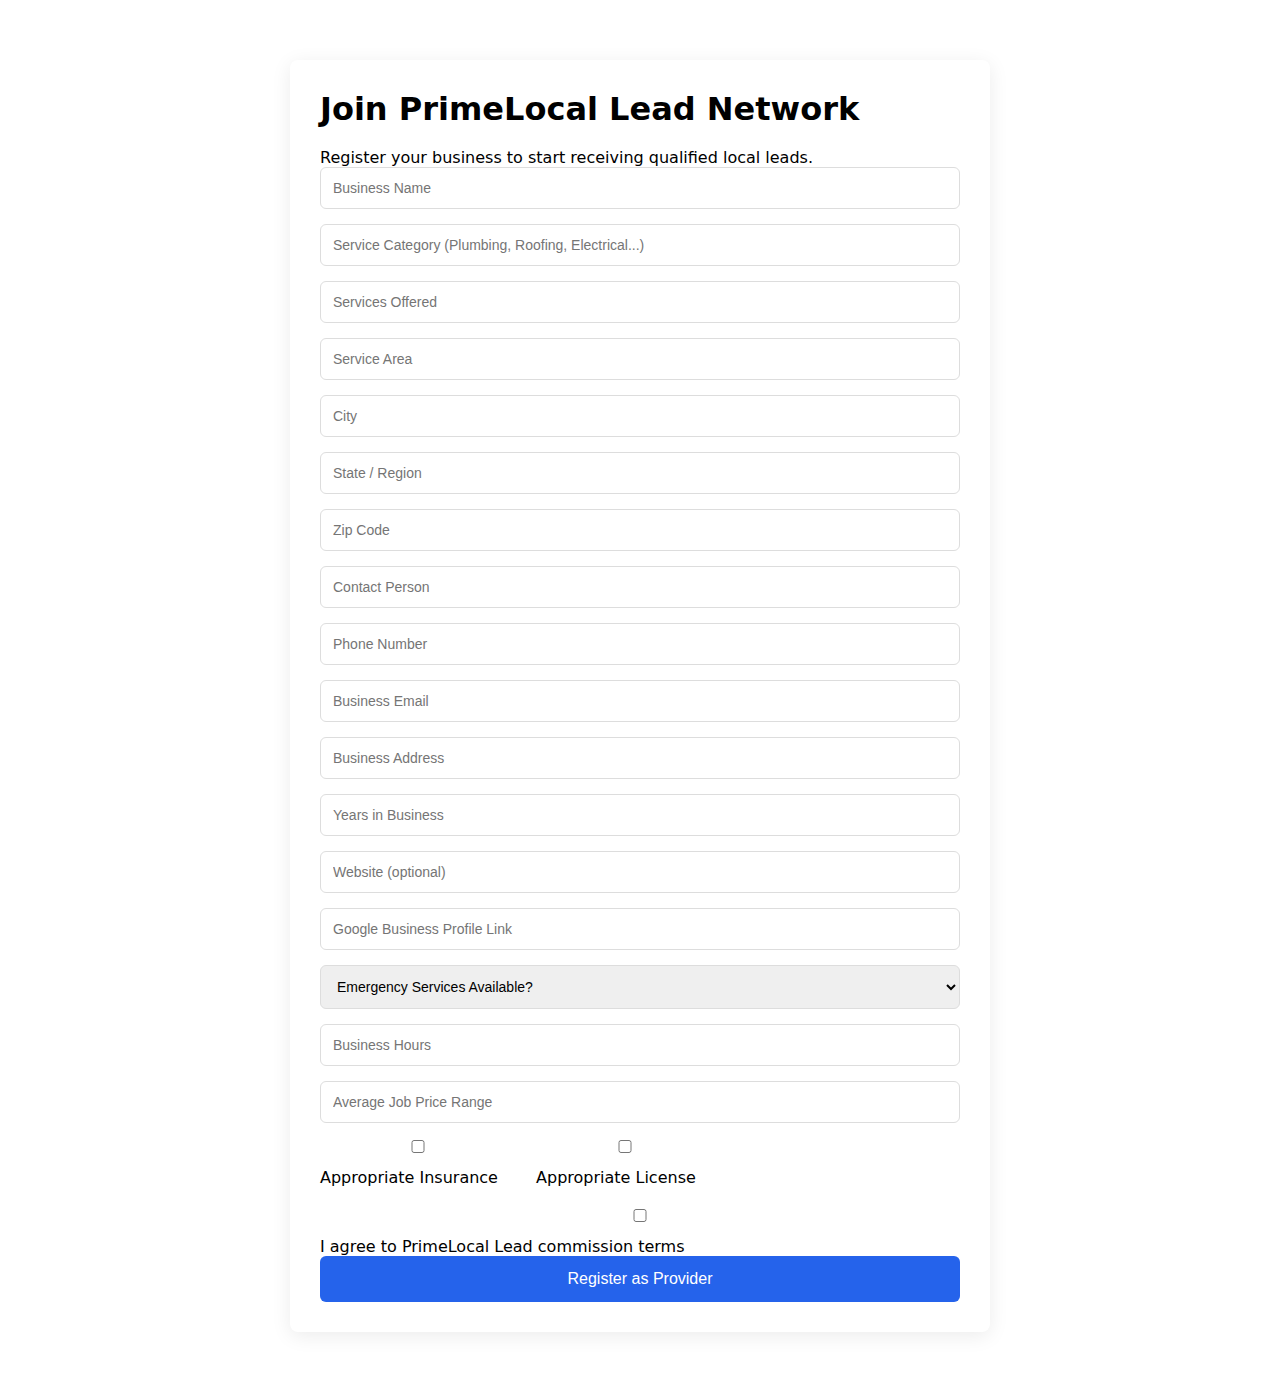
<file: provider-register.html>
<!DOCTYPE html>
<html lang="en">
<head>
<meta charset="UTF-8">
<meta name="viewport" content="width=device-width, initial-scale=1.0">
<title>Service Provider Registration | PrimeLocal Lead</title>

<link rel="stylesheet" href="../css/style.css">

<style>
.provider-form{
max-width:700px;
margin:60px auto;
padding:30px;
background:#fff;
border-radius:8px;
box-shadow:0 4px 20px rgba(0,0,0,0.08);
}

.provider-form h1{
margin-bottom:20px;
}

.provider-form input,
.provider-form select,
.provider-form textarea{
width:100%;
padding:12px;
margin-bottom:15px;
border:1px solid #ddd;
border-radius:6px;
font-size:14px;
}

.provider-form button{
background:#2563eb;
color:#fff;
border:none;
padding:14px;
width:100%;
font-size:16px;
border-radius:6px;
cursor:pointer;
}

.provider-form button:hover{
background:#1e4fd8;
}

.checkbox-group{
display:flex;
gap:20px;
margin-bottom:20px;
}
</style>

</head>

<body>

<div class="provider-form">

<h1>Join PrimeLocal Lead Network</h1>

<p>Register your business to start receiving qualified local leads.</p>

<form id="providerForm">

<input type="text" name="businessName" placeholder="Business Name" required>

<input type="text" name="serviceCategory" placeholder="Service Category (Plumbing, Roofing, Electrical...)" required>

<input type="text" name="servicesOffered" placeholder="Services Offered">

<input type="text" name="serviceArea" placeholder="Service Area">

<input type="text" name="city" placeholder="City">

<input type="text" name="state" placeholder="State / Region">

<input type="text" name="zip" placeholder="Zip Code">

<input type="text" name="contactPerson" placeholder="Contact Person">

<input type="text" name="phone" placeholder="Phone Number" required>

<input type="email" name="email" placeholder="Business Email" required>

<input type="text" name="address" placeholder="Business Address">

<input type="number" name="years" placeholder="Years in Business">

<input type="text" name="website" placeholder="Website (optional)">

<input type="text" name="googleProfile" placeholder="Google Business Profile Link">

<select name="emergency">
<option value="">Emergency Services Available?</option>
<option>Yes</option>
<option>No</option>
</select>

<input type="text" name="hours" placeholder="Business Hours">

<input type="text" name="priceRange" placeholder="Average Job Price Range">

<div class="checkbox-group">
<label>
<input type="checkbox" name="insurance" value="Yes">
Appropriate Insurance
</label>

<label>
<input type="checkbox" name="license" value="Yes">
Appropriate License
</label>
</div>

<label>
<input type="checkbox" name="agreement" value="Agreed" required>
I agree to PrimeLocal Lead commission terms
</label>

<button type="submit">Register as Provider</button>

</form>

<p id="formMessage"></p>

</div>

<script>

const scriptURL = "https://script.google.com/macros/s/AKfycbyraoVcpUUYi8t-ZYthmWk6EmnDQhUq_ZfaxMk_Du5jAYvbQSJ0F0WlwERG_oyrdhHhOQ/exec";

const form = document.getElementById("providerForm");

form.addEventListener("submit", e => {

e.preventDefault();

const formData = new FormData(form);

const data = {};

formData.forEach((value,key)=>{

data[key]=value;

});

fetch(scriptURL,{
method:"POST",
body:JSON.stringify(data)
})
.then(res=>res.json())
.then(res=>{

document.getElementById("formMessage").innerText="Registration submitted successfully.";

form.reset();

})
.catch(error=>{

document.getElementById("formMessage").innerText="Something went wrong.";

});

});

</script>

</body>
</html>
</file>
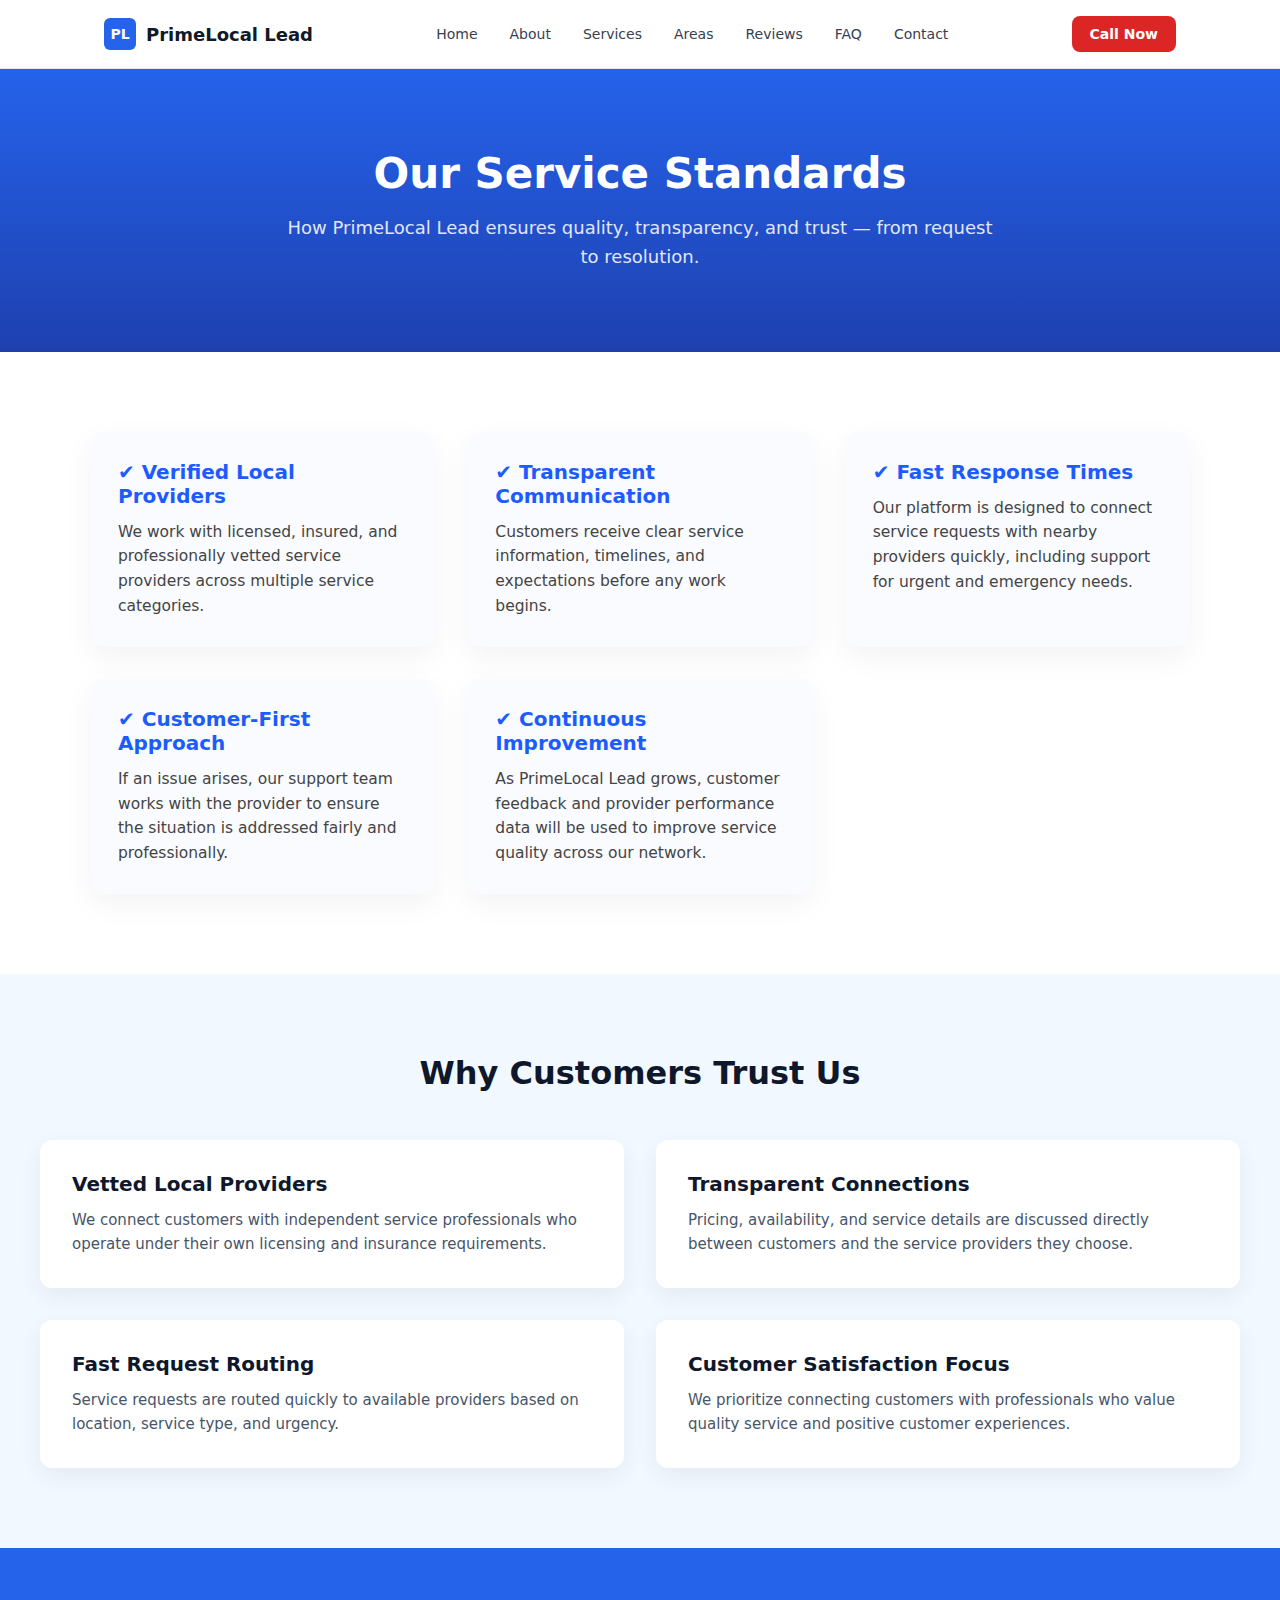
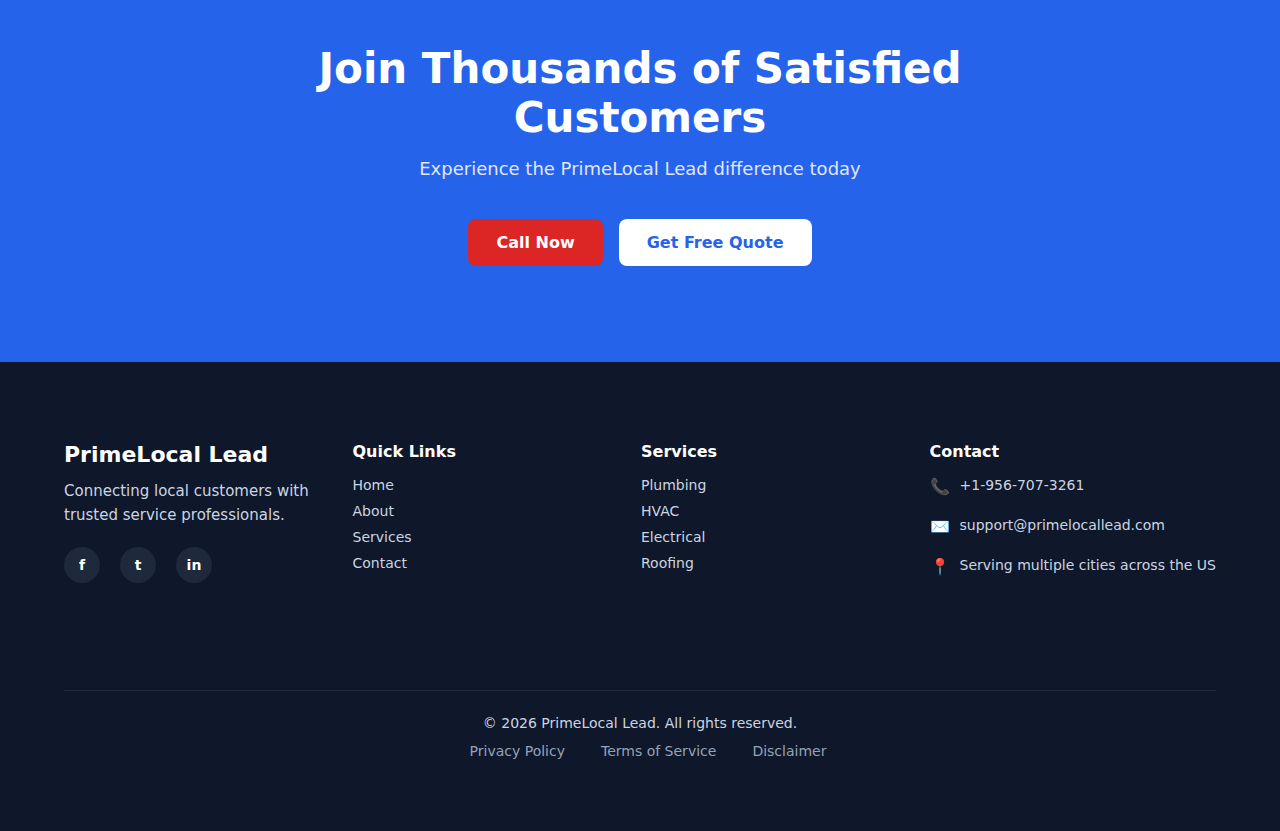
<file: reviews.html>
<!DOCTYPE html>
<html lang="en">
<head>
  <meta charset="UTF-8" />
  <meta name="viewport" content="width=device-width, initial-scale=1.0" />
  <title>Customer Reviews | PrimeLocal Lead</title>

  <!-- Favicon -->
  <link rel="icon" type="image/png" sizes="32x32" href="favicon-32x32.png">
  <link rel="icon" type="image/png" sizes="16x16" href="favicon-16x16.png">
  <link rel="apple-touch-icon" sizes="180x180" href="apple-touch-icon.png">
  <link rel="manifest" href="site.webmanifest">

  <link rel="stylesheet" href="css/style.css" />
</head>

<body>

<!-- HEADER (SAME AS ALL PAGES) -->
<header class="nav">
  <div class="nav-container">

    <div class="logo">
      <div class="logo-box">PL</div>
      <span class="site-name">PrimeLocal Lead</span>
    </div>

    <nav class="nav-links">
      <a href="index.html">Home</a>
      <a href="about.html">About</a>
      <a href="services.html">Services</a>
      <a href="areas.html">Areas</a>
      <a href="reviews.html" class="active">Reviews</a>
      <a href="faq.html">FAQ</a>
      <a href="contact.html">Contact</a>
    </nav>

    <a href="tel:+1-956-707-3261" class="call-btn">Call Now</a>
    <button class="menu-btn" id="menuBtn">☰</button>
  </div>

  <div class="mobile-menu" id="mobileMenu">
    <a href="index.html">Home</a>
    <a href="about.html">About</a>
    <a href="services.html">Services</a>
    <a href="areas.html">Areas</a>
    <a href="reviews.html">Reviews</a>
    <a href="faq.html">FAQ</a>
    <a href="contact.html">Contact</a>

    <a href="tel:+1-956-707-3261" class="mobile-call-btn">
      Call Now
    </a>
  </div>
</header>

<!-- REVIEWS HERO -->
<section class="standards-hero">
  <div class="standards-hero-container">
    <h1>Our Service Standards</h1>
    <p>
      How PrimeLocal Lead ensures quality, transparency, and trust — from request
      to resolution.
    </p>
  </div>
</section>

<section class="standards-section">
  <div class="standards-container">

    <div class="standard-item">
      <h3>✔ Verified Local Providers</h3>
      <p>
        We work with licensed, insured, and professionally vetted service providers
        across multiple service categories.
      </p>
    </div>

    <div class="standard-item">
      <h3>✔ Transparent Communication</h3>
      <p>
        Customers receive clear service information, timelines, and expectations
        before any work begins.
      </p>
    </div>

    <div class="standard-item">
      <h3>✔ Fast Response Times</h3>
      <p>
        Our platform is designed to connect service requests with nearby providers
        quickly, including support for urgent and emergency needs.
      </p>
    </div>

    <div class="standard-item">
      <h3>✔ Customer-First Approach</h3>
      <p>
        If an issue arises, our support team works with the provider to ensure the
        situation is addressed fairly and professionally.
      </p>
    </div>

    <div class="standard-item">
      <h3>✔ Continuous Improvement</h3>
      <p>
        As PrimeLocal Lead grows, customer feedback and provider performance data
        will be used to improve service quality across our network.
      </p>
    </div>

  </div>
</section>

<section class="trust-section">
  <div class="trust-container">

    <h2 class="trust-title">Why Customers Trust Us</h2>

    <div class="trust-grid">

      <div class="trust-card">
        <h3>Vetted Local Providers</h3>
        <p>
          We connect customers with independent service professionals
          who operate under their own licensing and insurance requirements.
        </p>
      </div>

      <div class="trust-card">
        <h3>Transparent Connections</h3>
        <p>
          Pricing, availability, and service details are discussed
          directly between customers and the service providers they choose.
        </p>
      </div>

      <div class="trust-card">
        <h3>Fast Request Routing</h3>
        <p>
          Service requests are routed quickly to available providers
          based on location, service type, and urgency.
        </p>
      </div>

      <div class="trust-card">
        <h3>Customer Satisfaction Focus</h3>
        <p>
          We prioritize connecting customers with professionals
          who value quality service and positive customer experiences.
        </p>
      </div>

    </div>

  </div>
</section>


<section class="cta-section">
  <div class="cta-container">
    <h2 class="cta-title">Join Thousands of Satisfied Customers</h2>
    <p class="cta-subtitle">
      Experience the PrimeLocal Lead difference today
    </p>

    <div class="cta-buttons">
      <a href="tel:+19567073261" class="btn btn-call">Call Now</a>
      <a href="index.html#contact" class="btn btn-quote">
  Get Free Quote
</a>
    </div>
  </div>
</section>

<footer class="footer">
  <div class="footer-container">

    <!-- BRAND -->
    <div class="footer-brand">
      <h3>PrimeLocal Lead</h3>
      <p>Connecting local customers with trusted service professionals.</p>

      <div class="footer-socials">
        <a href="#" aria-label="Facebook">f</a>
        <a href="#" aria-label="Twitter">t</a>
        <a href="#" aria-label="LinkedIn">in</a>
      </div>
    </div>

    <!-- QUICK LINKS -->
    <div class="footer-links">
  <h4>Quick Links</h4>
  <a href="index.html">Home</a>
  <a href="about.html">About</a>
  <a href="services.html">Services</a>
  <a href="contact.html">Contact</a>
</div>

    <!-- SERVICES -->
    <div class="footer-links">
  <h4>Services</h4>
  <a href="services.html">Plumbing</a>
  <a href="services.html">HVAC</a>
  <a href="services.html">Electrical</a>
  <a href="services.html">Roofing</a>
</div>

    <!-- CONTACT -->
   <div class="footer-contact">
  <h4>Contact</h4>

  <div class="contact-item">
    <span class="icon">📞</span>
    <span class="contact-text">
      <a href="tel:+19567073261">+1-956-707-3261</a>
    </span>
  </div>

  <div class="contact-item">
    <span class="icon">✉️</span>
    <span class="contact-text">
      <a href="mailto:support@primelocallead.com">
        support@primelocallead.com
      </a>
    </span>
  </div>

  <div class="contact-item">
    <span class="icon">📍</span>
    <span class="contact-text">
      Serving multiple cities across the US
    </span>
  </div>
</div>
<div class="footer-bottom">
  <p>
    © <span id="current-year"></span> PrimeLocal Lead. All rights reserved.
  </p>

  <div class="footer-legal">
    <a href="privacy-policy.html">Privacy Policy</a>
        <a href="terms-of-service.html">Terms of Service</a>
        <a href="disclaimer.html">Disclaimer</a>
  </div>
</div>

</footer>

<script src="js/main.js"></script>
</body>
</html>
</file>
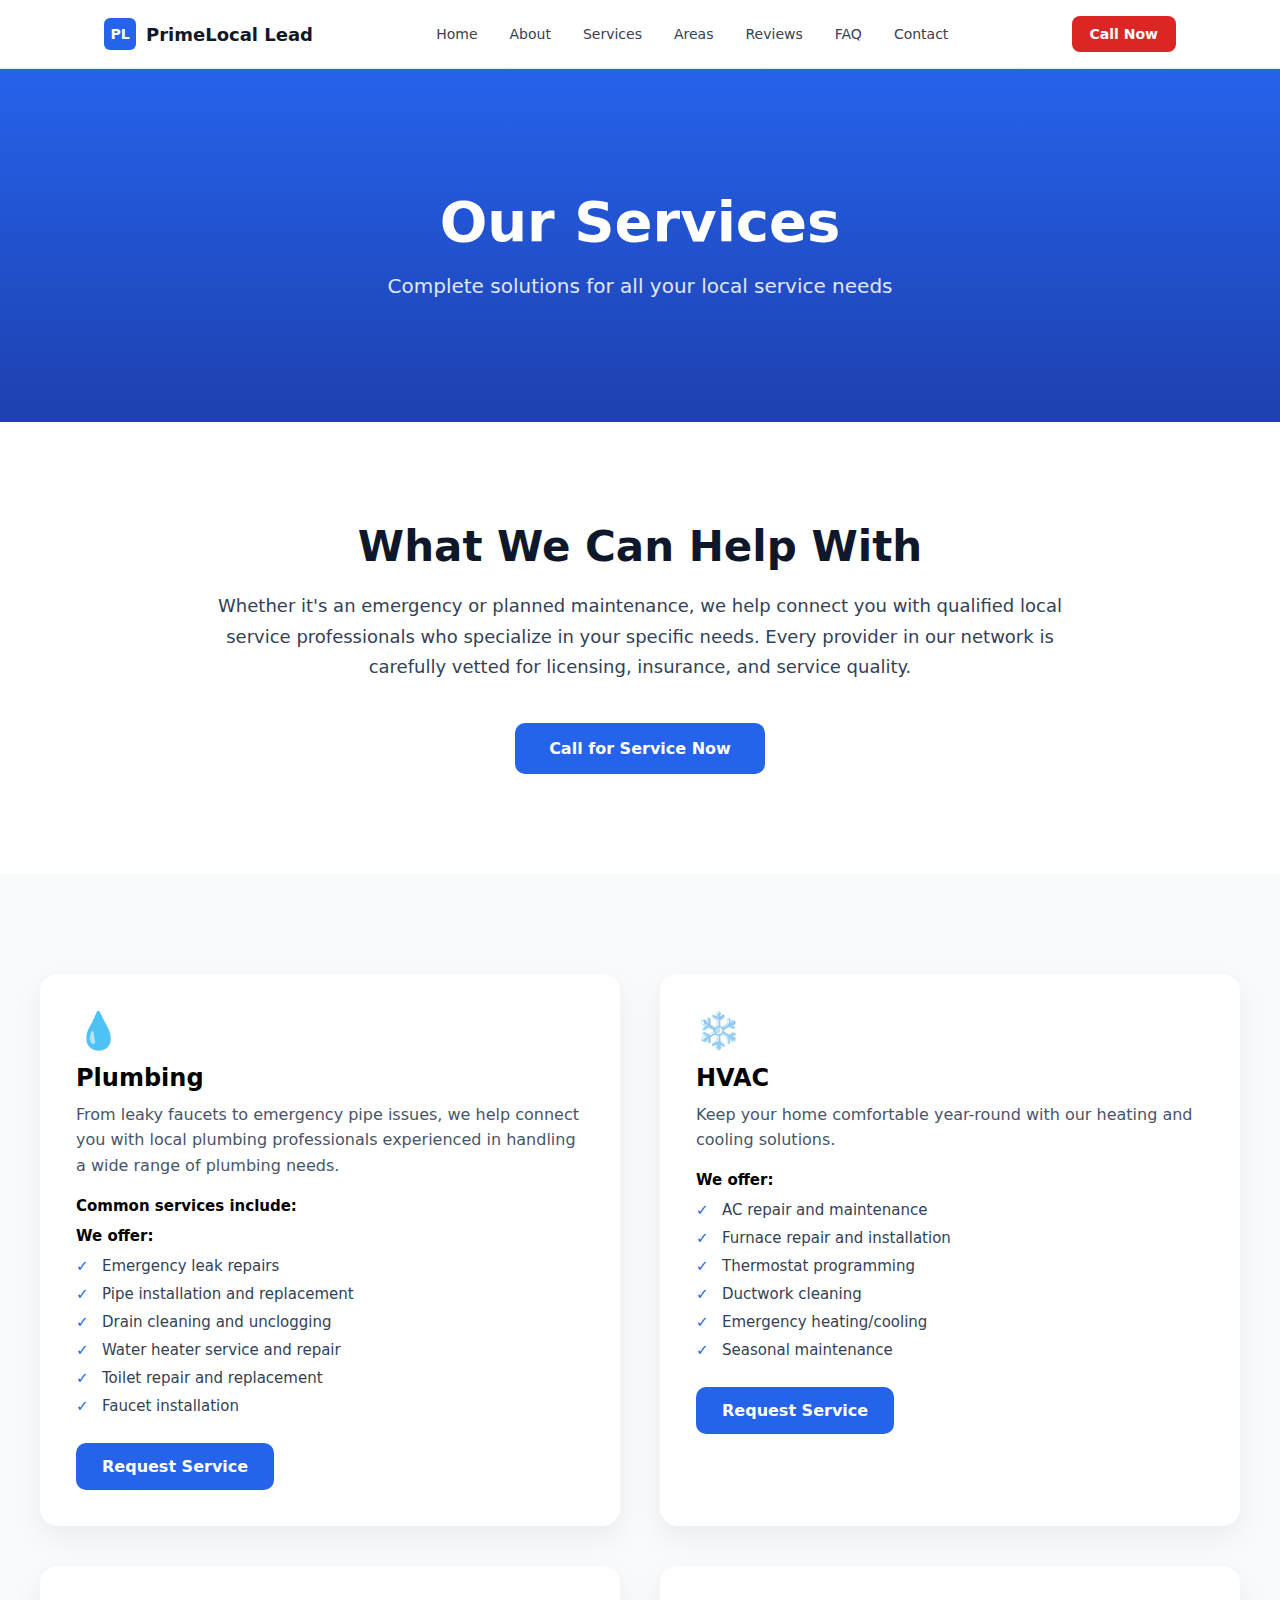
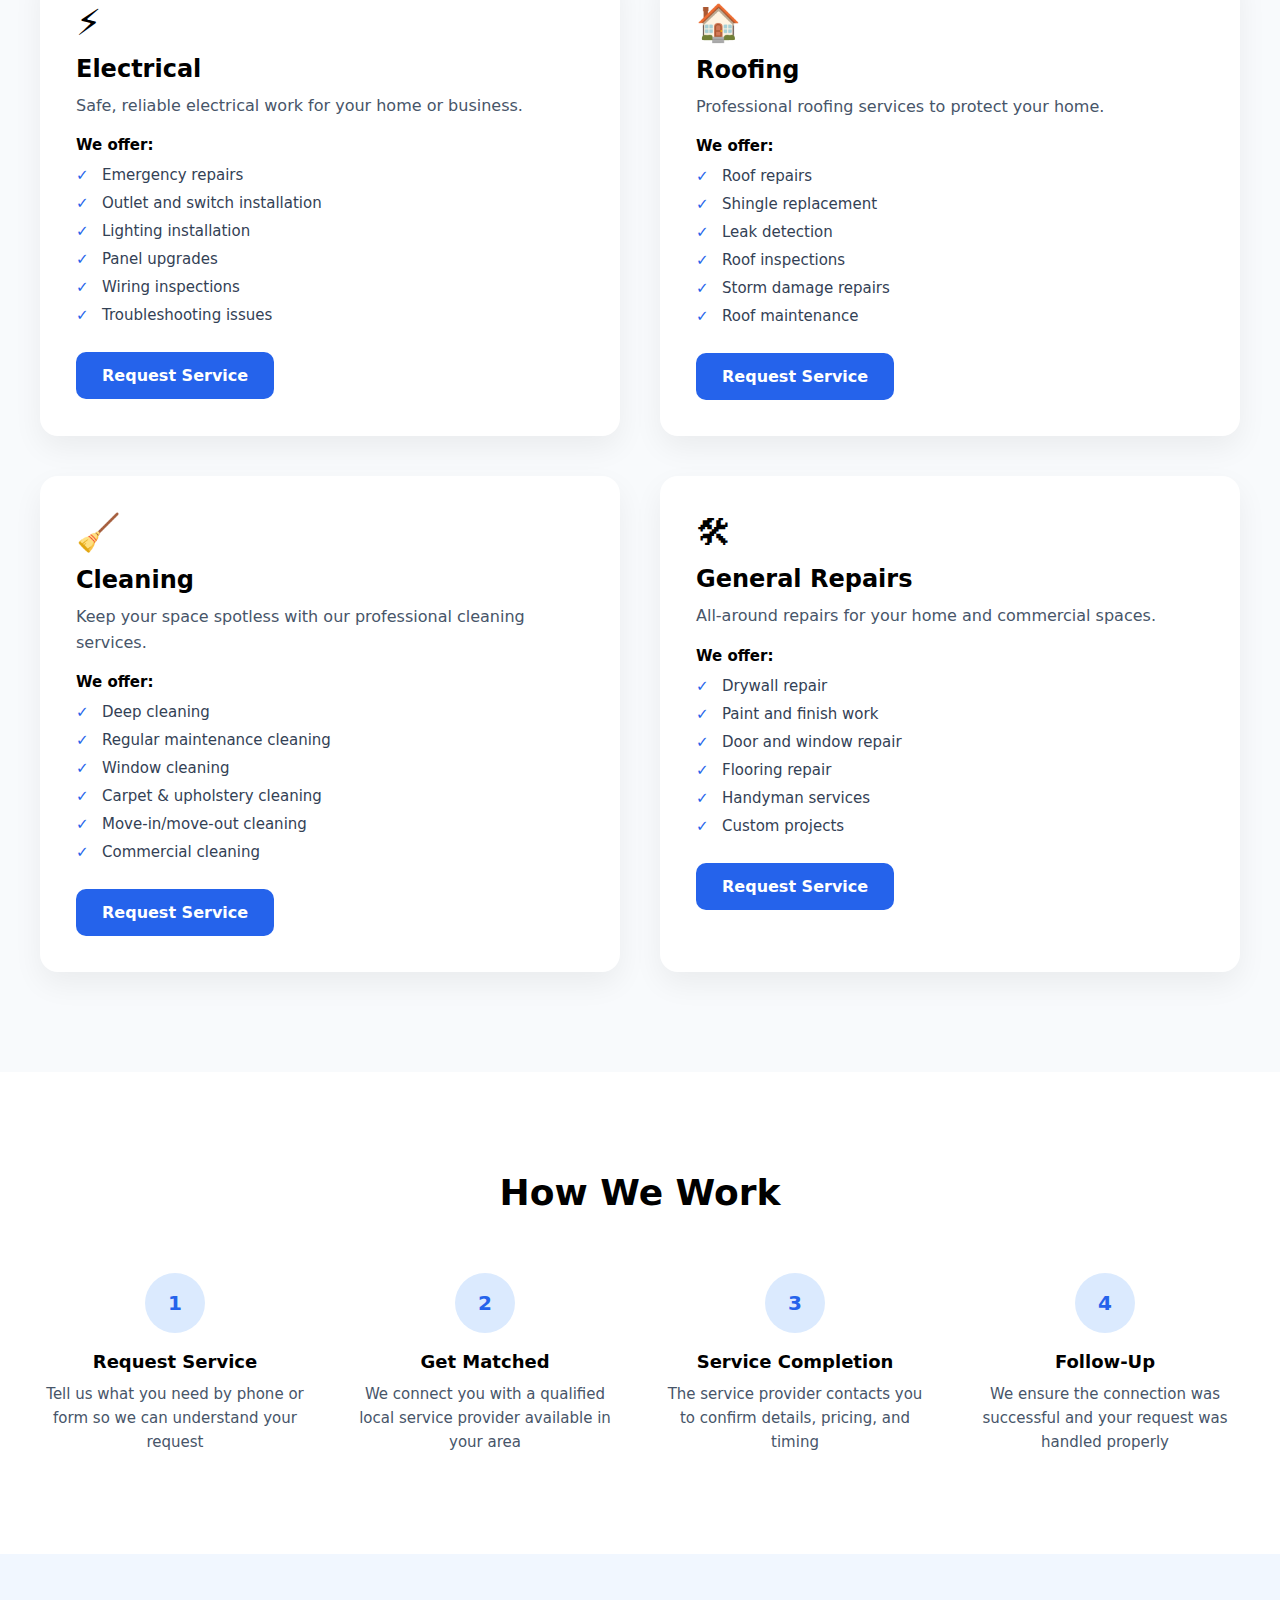
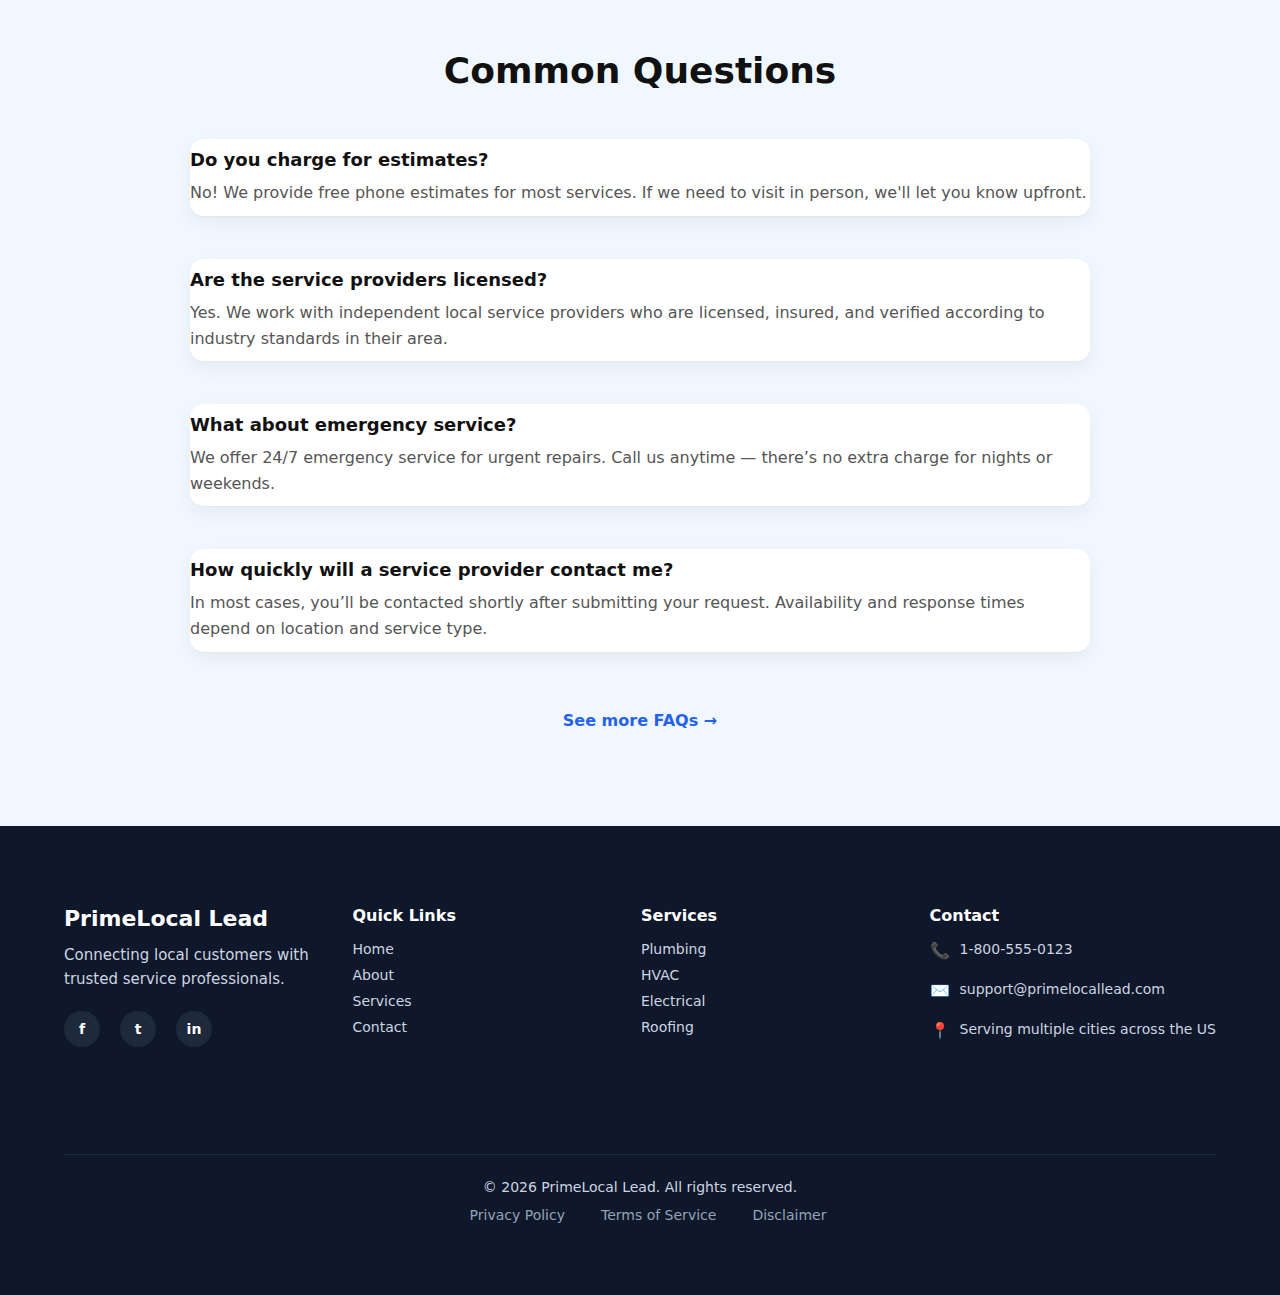
<file: services.html>
<!DOCTYPE html>
<html lang="en">
<head>
  <meta charset="UTF-8" />
  <meta name="viewport" content="width=device-width, initial-scale=1.0" />
  <title>Services | PrimeLocal Lead</title>

  <link rel="stylesheet" href="css/style.css" />
</head>
<body>
<header class="nav">
  <div class="nav-container">

    <div class="logo">
      <div class="logo-box">PL</div>
      <span class="site-name">PrimeLocal Lead</span>
    </div>

    <nav class="nav-links">
      <a href="index.html">Home</a>
      <a href="about.html">About</a>
      <a href="services.html">Services</a>
      <a href="areas.html">Areas</a>
      <a href="reviews.html">Reviews</a>
      <a href="faq.html">FAQ</a>
      <a href="contact.html">Contact</a>
    </nav>

    <a href="tel:+1-800-555-0123" class="call-btn">Call Now</a>
    <button class="menu-btn" id="menuBtn">☰</button>
  </div>

  <div class="mobile-menu" id="mobileMenu">
    <a href="index.html">Home</a>
    <a href="about.html">About</a>
    <a href="services.html">Services</a>
    <a href="areas.html">Areas</a>
    <a href="reviews.html">Reviews</a>
    <a href="faq.html">FAQ</a>
    <a href="contact.html">Contact</a>
    <a href="tel:+1-800-555-0123" class="mobile-call-btn">Call Now</a>
  </div>
</header>

<!-- SERVICES HERO -->
<section class="services-hero">
  <div class="services-hero-container">
    <h1>Our Services</h1>
    <p>Complete solutions for all your local service needs</p>
  </div>
</section>

<!-- SERVICES INTRO -->
<section class="services-intro">
  <div class="services-intro-container">
    <h2>What We Can Help With</h2>

    <p>
  Whether it's an emergency or planned maintenance, we help connect you with
  qualified local service professionals who specialize in your specific needs.
  Every provider in our network is carefully vetted for licensing, insurance,
  and service quality.
</p>


    <a href="tel:+1-800-555-0123" class="services-intro-btn">
      Call for Service Now
    </a>
  </div>
</section>

<!-- SERVICES GRID SECTION -->
<section class="services-grid-section">
  <div class="services-grid-container">

    <div class="service-detail-card">
      <div class="service-icon">💧</div>
      <h3>Plumbing</h3>
      <p>
  From leaky faucets to emergency pipe issues, we help connect you with local
  plumbing professionals experienced in handling a wide range of plumbing needs.
</p>

<strong>Common services include:</strong>


      <strong>We offer:</strong>
      <ul>
        <li>Emergency leak repairs</li>
        <li>Pipe installation and replacement</li>
        <li>Drain cleaning and unclogging</li>
        <li>Water heater service and repair</li>
        <li>Toilet repair and replacement</li>
        <li>Faucet installation</li>
      </ul>

      <a href="contact.html" class="service-btn">Request Service</a>
    </div>

    <div class="service-detail-card">
      <div class="service-icon">❄️</div>
      <h3>HVAC</h3>
      <p>Keep your home comfortable year-round with our heating and cooling solutions.</p>

      <strong>We offer:</strong>
      <ul>
        <li>AC repair and maintenance</li>
        <li>Furnace repair and installation</li>
        <li>Thermostat programming</li>
        <li>Ductwork cleaning</li>
        <li>Emergency heating/cooling</li>
        <li>Seasonal maintenance</li>
      </ul>

      <a href="contact.html" class="service-btn">Request Service</a>
    </div>

    <div class="service-detail-card">
      <div class="service-icon">⚡</div>
      <h3>Electrical</h3>
      <p>Safe, reliable electrical work for your home or business.</p>

      <strong>We offer:</strong>
      <ul>
        <li>Emergency repairs</li>
        <li>Outlet and switch installation</li>
        <li>Lighting installation</li>
        <li>Panel upgrades</li>
        <li>Wiring inspections</li>
        <li>Troubleshooting issues</li>
      </ul>

      <a href="contact.html" class="service-btn">Request Service</a>
    </div>

    <div class="service-detail-card">
      <div class="service-icon">🏠</div>
      <h3>Roofing</h3>
      <p>Professional roofing services to protect your home.</p>

      <strong>We offer:</strong>
      <ul>
        <li>Roof repairs</li>
        <li>Shingle replacement</li>
        <li>Leak detection</li>
        <li>Roof inspections</li>
        <li>Storm damage repairs</li>
        <li>Roof maintenance</li>
      </ul>

      <a href="contact.html" class="service-btn">Request Service</a>
    </div>

    <div class="service-detail-card">
      <div class="service-icon">🧹</div>
      <h3>Cleaning</h3>
      <p>Keep your space spotless with our professional cleaning services.</p>

      <strong>We offer:</strong>
      <ul>
        <li>Deep cleaning</li>
        <li>Regular maintenance cleaning</li>
        <li>Window cleaning</li>
        <li>Carpet & upholstery cleaning</li>
        <li>Move-in/move-out cleaning</li>
        <li>Commercial cleaning</li>
      </ul>

      <a href="contact.html" class="service-btn">Request Service</a>
    </div>

    <div class="service-detail-card">
      <div class="service-icon">🛠</div>
      <h3>General Repairs</h3>
      <p>All-around repairs for your home and commercial spaces.</p>

      <strong>We offer:</strong>
      <ul>
        <li>Drywall repair</li>
        <li>Paint and finish work</li>
        <li>Door and window repair</li>
        <li>Flooring repair</li>
        <li>Handyman services</li>
        <li>Custom projects</li>
      </ul>

      <a href="contact.html" class="service-btn">Request Service</a>
    </div>

  </div>
</section>

<!-- HOW WE WORK SECTION -->
<section class="process-section">
  <div class="process-container">

    <h2 class="process-title">How We Work</h2>

    <div class="process-steps">

      <div class="process-step">
        <div class="step-circle">1</div>
        <h3>Request Service</h3>
        <p>Tell us what you need by phone or form so we can understand your request</p>
      </div>

      <div class="process-step">
        <div class="step-circle">2</div>
        <h3>Get Matched</h3>
  <p>We connect you with a qualified local service provider available in your area</p>
      </div>

      <div class="process-step">
        <div class="step-circle">3</div>
        <h3>Service Completion</h3>
  <p>The service provider contacts you to confirm details, pricing, and timing</p>
      </div>

      <div class="process-step">
        <div class="step-circle">4</div>
        <h3>Follow-Up</h3>
  <p>We ensure the connection was successful and your request was handled properly</p>
      </div>

    </div>
  </div>
</section>

<!-- FAQ PREVIEW SECTION -->
<section class="faq-preview">
  <div class="faq-container">

    <h2 class="faq-title">Common Questions</h2>

    <div class="faq-list">

      <div class="faq-item">
        <h4>Do you charge for estimates?</h4>
        <p>
          No! We provide free phone estimates for most services.
          If we need to visit in person, we'll let you know upfront.
        </p>
      </div>

      <div class="faq-item">
        <h4>Are the service providers licensed?</h4>
<p>
  Yes. We work with independent local service providers who are licensed,
  insured, and verified according to industry standards in their area.
</p>
      </div>

      <div class="faq-item">
        <h4>What about emergency service?</h4>
        <p>
          We offer 24/7 emergency service for urgent repairs.
          Call us anytime — there’s no extra charge for nights or weekends.
        </p>
      </div>

      <div class="faq-item">
        <h4>How quickly will a service provider contact me?</h4>
<p>
  In most cases, you’ll be contacted shortly after submitting your request.
  Availability and response times depend on location and service type.
</p>
      </div>

    </div>

    <div class="faq-link">
      <a href="faq.html">See more FAQs →</a>
    </div>

  </div>
</section>

<footer class="footer">
  <div class="footer-container">

    <!-- BRAND -->
    <div class="footer-brand">
      <h3>PrimeLocal Lead</h3>
      <p>Connecting local customers with trusted service professionals.</p>

      <div class="footer-socials">
        <a href="#" aria-label="Facebook">f</a>
        <a href="#" aria-label="Twitter">t</a>
        <a href="#" aria-label="LinkedIn">in</a>
      </div>
    </div>

    <!-- QUICK LINKS -->
    <div class="footer-links">
  <h4>Quick Links</h4>
  <a href="index.html">Home</a>
  <a href="about.html">About</a>
  <a href="services.html">Services</a>
  <a href="contact.html">Contact</a>
</div>

    <!-- SERVICES -->
    <div class="footer-links">
      <h4>Services</h4>
      <a href="#">Plumbing</a>
      <a href="#">HVAC</a>
      <a href="#">Electrical</a>
      <a href="#">Roofing</a>
    </div>

    <!-- CONTACT -->
   <div class="footer-contact">
  <h4>Contact</h4>

  <div class="contact-item">
    <span class="icon">📞</span>
    <span class="contact-text">
      <a href="tel:+18005550123">1-800-555-0123</a>
    </span>
  </div>

  <div class="contact-item">
    <span class="icon">✉️</span>
    <span class="contact-text">
      <a href="mailto:support@primelocallead.com">
        support@primelocallead.com
      </a>
    </span>
  </div>

  <div class="contact-item">
    <span class="icon">📍</span>
    <span class="contact-text">
      Serving multiple cities across the US
    </span>
  </div>
</div>
<div class="footer-bottom">
  <p>
    © <span id="current-year"></span> PrimeLocal Lead. All rights reserved.
  </p>

  <div class="footer-legal">
    <a href="#">Privacy Policy</a>
    <a href="#">Terms of Service</a>
    <a href="#">Disclaimer</a>
  </div>
</div>

</footer>

<script src="js/main.js"></script>
</body>
</html>
</file>
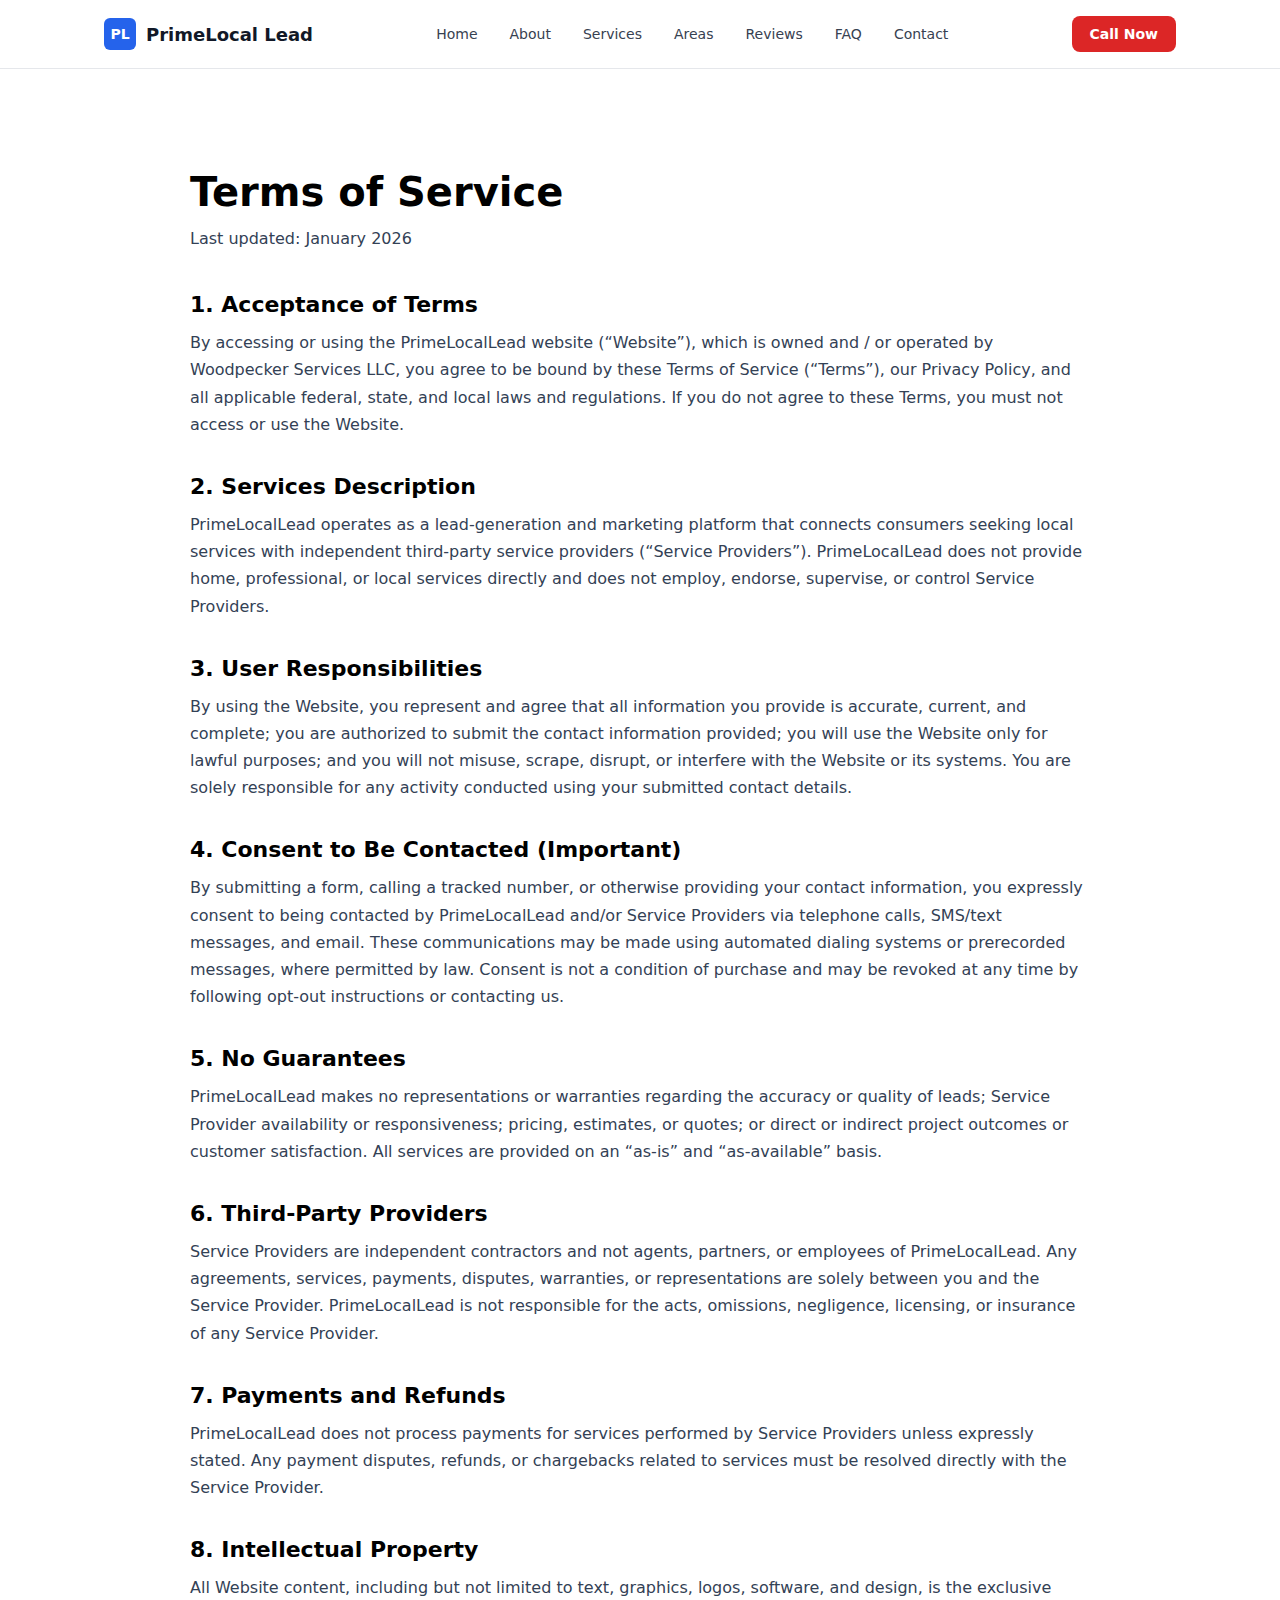
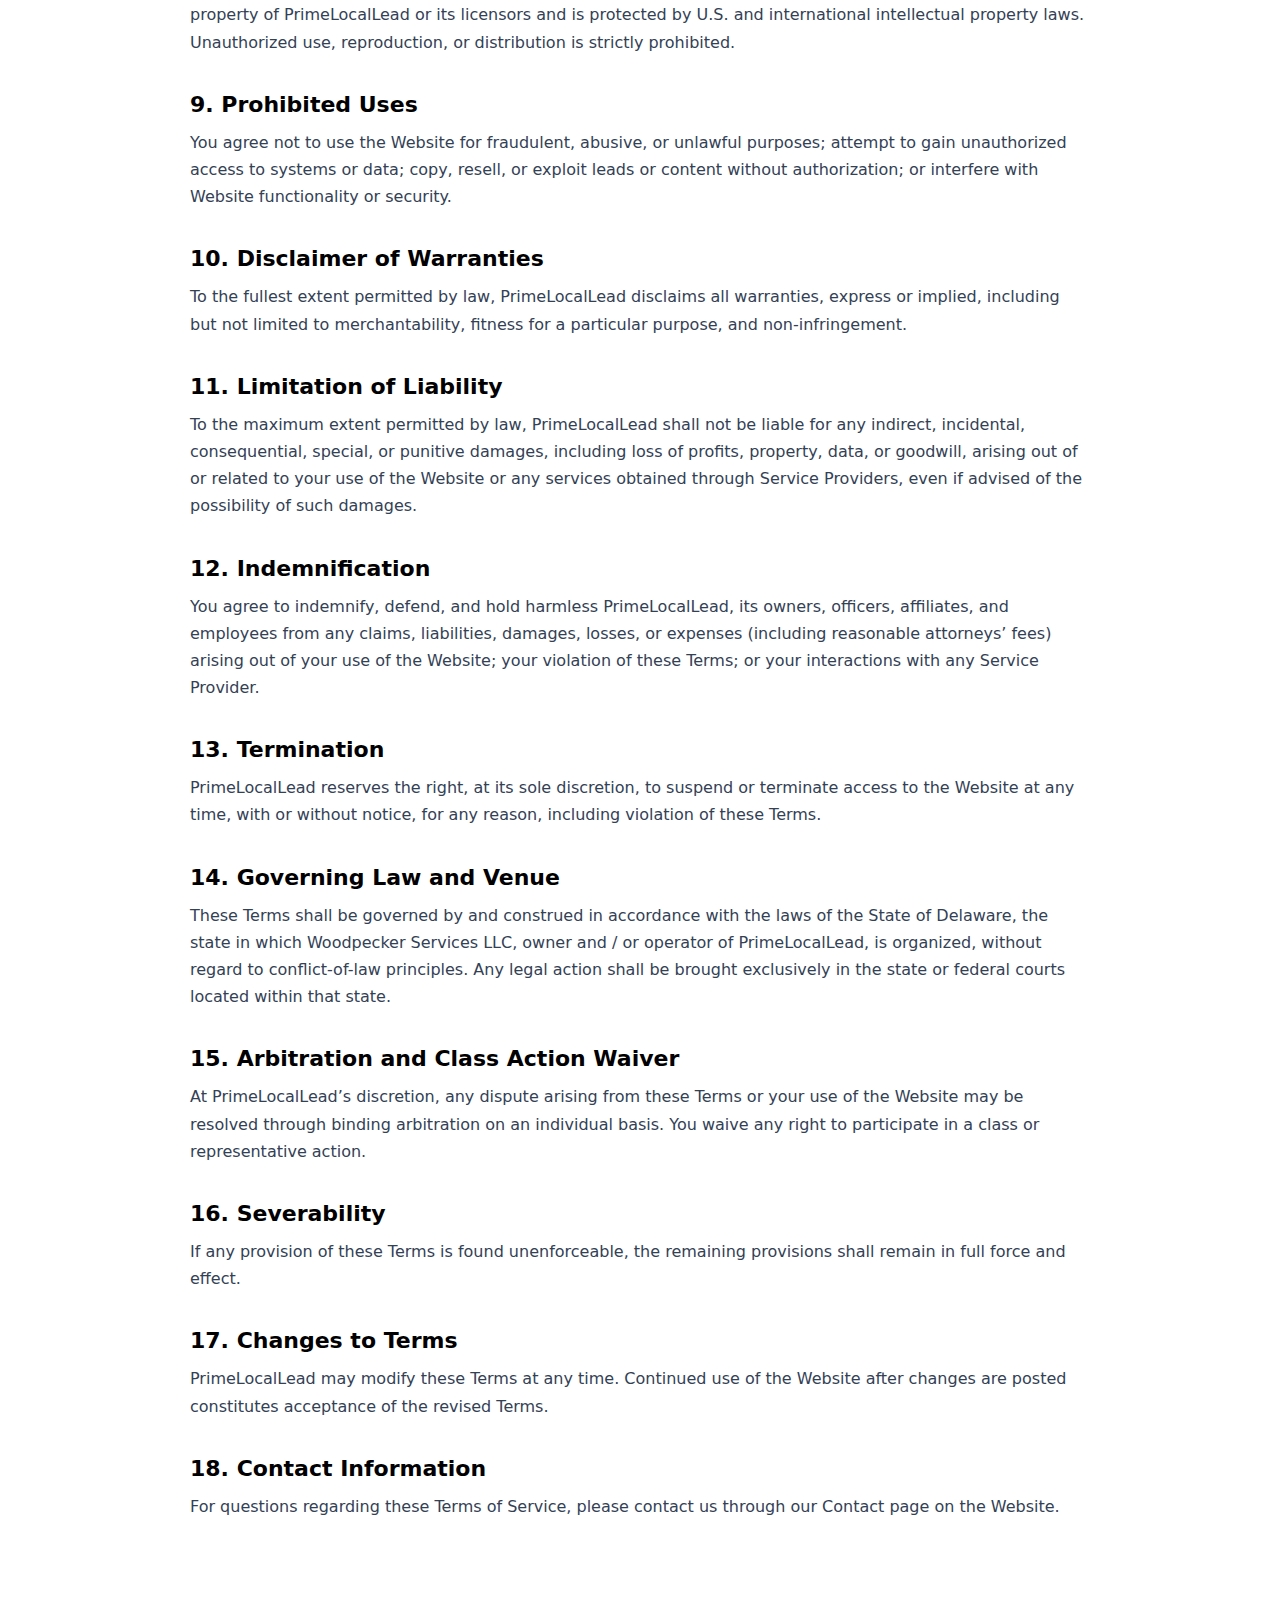
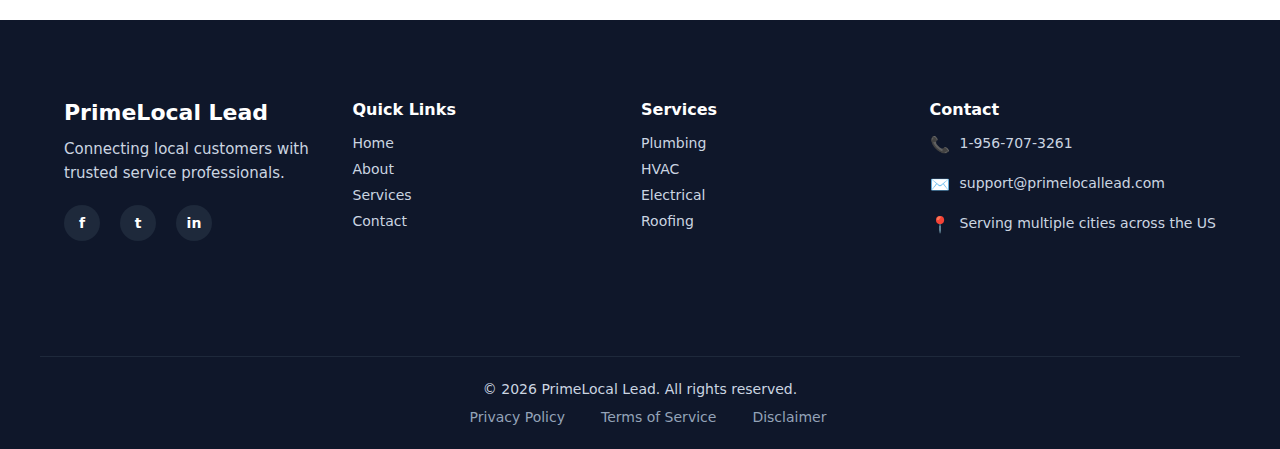
<file: terms-of-service.html>
<!DOCTYPE html>
<html lang="en">
<head>
  <meta charset="UTF-8" />
  <meta name="viewport" content="width=device-width, initial-scale=1.0" />
  <title>Terms of Service | PrimeLocal Lead</title>

  <!-- Favicon -->
  <link rel="icon" type="image/png" sizes="32x32" href="favicon-32x32.png">
  <link rel="icon" type="image/png" sizes="16x16" href="favicon-16x16.png">
  <link rel="apple-touch-icon" sizes="180x180" href="apple-touch-icon.png">
  <link rel="manifest" href="site.webmanifest">

  <link rel="stylesheet" href="css/style.css" />
</head>

<body>

  <!-- ================= HEADER ================= -->
  <header class="nav">
    <div class="nav-container">

      <div class="logo">
        <div class="logo-box">PL</div>
        <span class="site-name">PrimeLocal Lead</span>
      </div>

      <nav class="nav-links">
        <a href="index.html">Home</a>
        <a href="about.html">About</a>
        <a href="services.html">Services</a>
        <a href="areas.html">Areas</a>
        <a href="reviews.html">Reviews</a>
        <a href="faq.html">FAQ</a>
        <a href="contact.html">Contact</a>
      </nav>

      <a href="tel:+19567073261" class="call-btn">Call Now</a>
      <button class="menu-btn" id="menuBtn">☰</button>
    </div>

    <div class="mobile-menu" id="mobileMenu">
      <a href="index.html">Home</a>
      <a href="about.html">About</a>
      <a href="services.html">Services</a>
      <a href="areas.html">Areas</a>
      <a href="reviews.html">Reviews</a>
      <a href="faq.html">FAQ</a>
      <a href="contact.html">Contact</a>

      <a href="tel:+19567073261" class="mobile-call-btn">
        Call Now
      </a>
    </div>
  </header>

  <!-- ================= MAIN CONTENT ================= -->
  <main>
    <section class="legal-page">
      <div class="legal-container">

        <h1>Terms of Service</h1>
        <p class="last-updated">Last updated: January 2026</p>

        <h2>1. Acceptance of Terms</h2>
        <p>
          By accessing or using the PrimeLocalLead website (“Website”), which is
          owned and / or operated by Woodpecker Services LLC, you agree to be
          bound by these Terms of Service (“Terms”), our Privacy Policy, and all
          applicable federal, state, and local laws and regulations. If you do
          not agree to these Terms, you must not access or use the Website.
        </p>

        <h2>2. Services Description</h2>
        <p>
          PrimeLocalLead operates as a lead-generation and marketing platform
          that connects consumers seeking local services with independent
          third-party service providers (“Service Providers”). PrimeLocalLead
          does not provide home, professional, or local services directly and
          does not employ, endorse, supervise, or control Service Providers.
        </p>

        <h2>3. User Responsibilities</h2>
        <p>
          By using the Website, you represent and agree that all information you
          provide is accurate, current, and complete; you are authorized to
          submit the contact information provided; you will use the Website
          only for lawful purposes; and you will not misuse, scrape, disrupt,
          or interfere with the Website or its systems. You are solely
          responsible for any activity conducted using your submitted contact
          details.
        </p>

        <h2>4. Consent to Be Contacted (Important)</h2>
        <p>
          By submitting a form, calling a tracked number, or otherwise providing
          your contact information, you expressly consent to being contacted by
          PrimeLocalLead and/or Service Providers via telephone calls, SMS/text
          messages, and email. These communications may be made using automated
          dialing systems or prerecorded messages, where permitted by law.
          Consent is not a condition of purchase and may be revoked at any time
          by following opt-out instructions or contacting us.
        </p>

        <h2>5. No Guarantees</h2>
        <p>
          PrimeLocalLead makes no representations or warranties regarding the
          accuracy or quality of leads; Service Provider availability or
          responsiveness; pricing, estimates, or quotes; or direct or indirect
          project outcomes or customer satisfaction. All services are provided
          on an “as-is” and “as-available” basis.
        </p>

        <h2>6. Third-Party Providers</h2>
        <p>
          Service Providers are independent contractors and not agents,
          partners, or employees of PrimeLocalLead. Any agreements, services,
          payments, disputes, warranties, or representations are solely between
          you and the Service Provider. PrimeLocalLead is not responsible for
          the acts, omissions, negligence, licensing, or insurance of any
          Service Provider.
        </p>

        <h2>7. Payments and Refunds</h2>
        <p>
          PrimeLocalLead does not process payments for services performed by
          Service Providers unless expressly stated. Any payment disputes,
          refunds, or chargebacks related to services must be resolved directly
          with the Service Provider.
        </p>

        <h2>8. Intellectual Property</h2>
        <p>
          All Website content, including but not limited to text, graphics,
          logos, software, and design, is the exclusive property of
          PrimeLocalLead or its licensors and is protected by U.S. and
          international intellectual property laws. Unauthorized use,
          reproduction, or distribution is strictly prohibited.
        </p>

        <h2>9. Prohibited Uses</h2>
        <p>
          You agree not to use the Website for fraudulent, abusive, or unlawful
          purposes; attempt to gain unauthorized access to systems or data;
          copy, resell, or exploit leads or content without authorization; or
          interfere with Website functionality or security.
        </p>

        <h2>10. Disclaimer of Warranties</h2>
        <p>
          To the fullest extent permitted by law, PrimeLocalLead disclaims all
          warranties, express or implied, including but not limited to
          merchantability, fitness for a particular purpose, and
          non-infringement.
        </p>

        <h2>11. Limitation of Liability</h2>
        <p>
          To the maximum extent permitted by law, PrimeLocalLead shall not be
          liable for any indirect, incidental, consequential, special, or
          punitive damages, including loss of profits, property, data, or
          goodwill, arising out of or related to your use of the Website or any
          services obtained through Service Providers, even if advised of the
          possibility of such damages.
        </p>

        <h2>12. Indemnification</h2>
        <p>
          You agree to indemnify, defend, and hold harmless PrimeLocalLead, its
          owners, officers, affiliates, and employees from any claims,
          liabilities, damages, losses, or expenses (including reasonable
          attorneys’ fees) arising out of your use of the Website; your
          violation of these Terms; or your interactions with any Service
          Provider.
        </p>

        <h2>13. Termination</h2>
        <p>
          PrimeLocalLead reserves the right, at its sole discretion, to suspend
          or terminate access to the Website at any time, with or without
          notice, for any reason, including violation of these Terms.
        </p>

        <h2>14. Governing Law and Venue</h2>
        <p>
          These Terms shall be governed by and construed in accordance with the
          laws of the State of Delaware, the state in which Woodpecker Services
          LLC, owner and / or operator of PrimeLocalLead, is organized, without
          regard to conflict-of-law principles. Any legal action shall be
          brought exclusively in the state or federal courts located within
          that state.
        </p>

        <h2>15. Arbitration and Class Action Waiver</h2>
        <p>
          At PrimeLocalLead’s discretion, any dispute arising from these Terms
          or your use of the Website may be resolved through binding arbitration
          on an individual basis. You waive any right to participate in a class
          or representative action.
        </p>

        <h2>16. Severability</h2>
        <p>
          If any provision of these Terms is found unenforceable, the remaining
          provisions shall remain in full force and effect.
        </p>

        <h2>17. Changes to Terms</h2>
        <p>
          PrimeLocalLead may modify these Terms at any time. Continued use of
          the Website after changes are posted constitutes acceptance of the
          revised Terms.
        </p>

        <h2>18. Contact Information</h2>
        <p>
          For questions regarding these Terms of Service, please contact us
          through our Contact page on the Website.
        </p>

      </div>
    </section>
  </main>

  <!-- ================= FOOTER ================= -->
  <footer class="footer">
    <div class="footer-container">

      <div class="footer-brand">
        <h3>PrimeLocal Lead</h3>
        <p>Connecting local customers with trusted service professionals.</p>

        <div class="footer-socials">
          <a href="#" aria-label="Facebook">f</a>
          <a href="#" aria-label="Twitter">t</a>
          <a href="#" aria-label="LinkedIn">in</a>
        </div>
      </div>

      <div class="footer-links">
        <h4>Quick Links</h4>
        <a href="index.html">Home</a>
        <a href="about.html">About</a>
        <a href="services.html">Services</a>
        <a href="contact.html">Contact</a>
      </div>

      <div class="footer-links">
        <h4>Services</h4>
        <a href="services.html">Plumbing</a>
        <a href="services.html">HVAC</a>
        <a href="services.html">Electrical</a>
        <a href="services.html">Roofing</a>
      </div>

      <div class="footer-contact">
        <h4>Contact</h4>

        <div class="contact-item">
          <span class="icon">📞</span>
          <span class="contact-text">
            <a href="tel:+19567073261">1-956-707-3261</a>
          </span>
        </div>

        <div class="contact-item">
          <span class="icon">✉️</span>
          <span class="contact-text">
            <a href="mailto:support@primelocallead.com">
              support@primelocallead.com
            </a>
          </span>
        </div>

        <div class="contact-item">
          <span class="icon">📍</span>
          <span class="contact-text">
            Serving multiple cities across the US
          </span>
        </div>
      </div>

    </div>

    <div class="footer-bottom">
      <p>
        © <span id="current-year"></span> PrimeLocal Lead. All rights reserved.
      </p>

      <div class="footer-legal">
        <a href="privacy-policy.html">Privacy Policy</a>
        <a href="terms-of-service.html">Terms of Service</a>
        <a href="disclaimer.html">Disclaimer</a>
      </div>
    </div>
  </footer>

  <script src="js/main.js"></script>
</body>
</html>
</file>
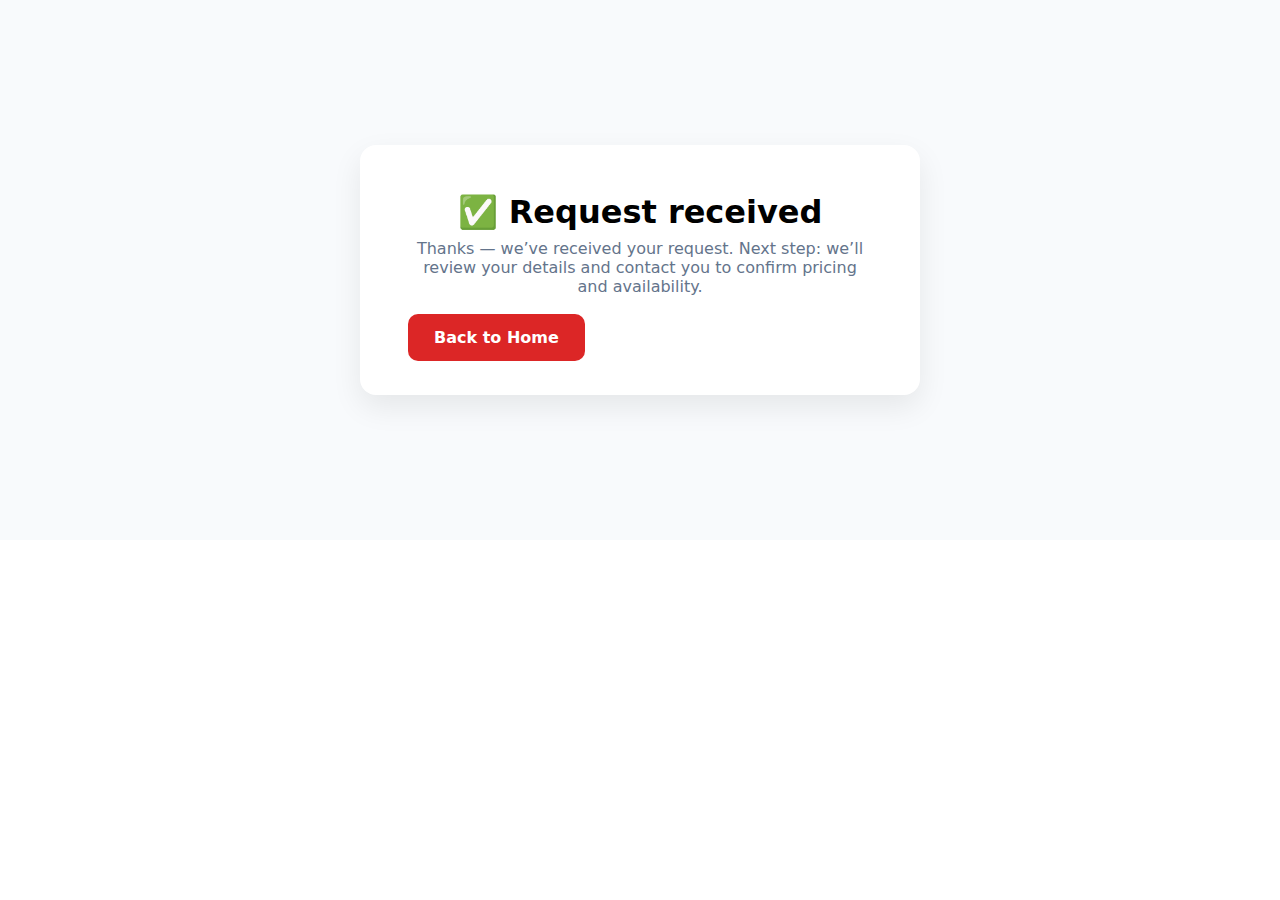
<file: thank-you.html>
<!DOCTYPE html>
<html lang="en">
<head>
  <meta charset="UTF-8" />
  <meta name="viewport" content="width=device-width, initial-scale=1.0" />
  <title>Quote Request Received | PrimeLocal Lead</title>
  <link rel="stylesheet" href="css/style.css" />
</head>
<body>
  <section class="quote-section" style="min-height:60vh; display:flex; align-items:center;">
    <div class="quote-container">
      <h2>✅ Request received</h2>
      <p class="quote-subtitle">
        Thanks — we’ve received your request. Next step: we’ll review your details and contact you to confirm pricing and availability.
      </p>
      <a href="index.html" class="hero-btn primary">Back to Home</a>
    </div>
  </section>
</body>
</html>
</file>
<file: css/style.css>
/* RESET */
* {
  margin: 0;
  padding: 0;
  box-sizing: border-box;
}

body {
  font-family: system-ui, -apple-system, BlinkMacSystemFont, "Segoe UI",
    Roboto, sans-serif;
  background-color: #ffffff;
}

/* NAVBAR */
.nav {
  position: sticky;
  top: 0;
  z-index: 50;
  background: #ffffff;
  border-bottom: 1px solid #e5e7eb;
}

.nav-container {
  max-width: 1120px;
  margin: auto;
  padding: 16px 24px;
  display: flex;
  align-items: center;
  justify-content: space-between;
}

/* LOGO */
.logo {
  display: flex;
  align-items: center;
  gap: 10px;
}

.logo-box {
  width: 32px;
  height: 32px;
  background: #2563eb;
  color: #ffffff;
  font-weight: bold;
  font-size: 14px;
  display: flex;
  align-items: center;
  justify-content: center;
  border-radius: 6px;
}

.site-name {
  font-weight: 700;
  font-size: 18px;
  color: #111827;
}

/* LINKS */
.nav-links {
  display: none;
  gap: 32px;
}

.nav-links a {
  text-decoration: none;
  font-size: 14px;
  font-weight: 500;
  color: #374151;
}

.nav-links a:hover {
  color: #2563eb;
}

/* CALL BUTTON */
.call-btn {
  display: none;
  background: #dc2626;
  color: white;
  padding: 8px 16px;
  border-radius: 6px;
  font-size: 14px;
  font-weight: 600;
  text-decoration: none;
}

.call-btn:hover {
  background: #b91c1c;
}

/* MOBILE MENU BUTTON */
.menu-btn {
  background: none;
  border: none;
  font-size: 22px;
  cursor: pointer;
}

/* MOBILE MENU */
.mobile-menu {
  display: none;
  border-top: 1px solid #e5e7eb;
  padding: 16px;
}

.mobile-menu a {
  display: block;
  padding: 10px;
  color: #374151;
  text-decoration: none;
  border-radius: 6px;
}

.mobile-menu a:hover {
  background: #f3f4f6;
}

.mobile-call-btn {
  margin-top: 10px;
  background: #dc2626;
  color: white;
  padding: 12px;
  text-align: center;
  border-radius: 6px;
  font-weight: 600;
  text-decoration: none;
}

/* RESPONSIVE */
@media (min-width: 768px) {
  .nav-links {
    display: flex;
  }

  .call-btn {
    display: inline-flex;
  }

  .menu-btn {
    display: none;
  }

  .mobile-menu {
    display: none !important;
  }
}
/* Mobile menu toggle */
.mobile-menu {
  display: none;
}

.mobile-menu.open {
  display: block;
}
/* Call Now button (desktop) */
.call-btn {
  background-color: #dc2626; /* red */
  color: #ffffff;
  padding: 10px 18px;
  border-radius: 8px;
  text-decoration: none;
  font-weight: 600;
  transition: background-color 0.2s ease;
}

.call-btn:hover {
  background-color: #b91c1c; /* deeper red */
  color: #ffffff;
}

/* =========================
   CALL NOW BUTTON — MOBILE ONLY
========================= */
.mobile-call-btn {
  background-color: #dc2626;      /* red */
  color: #ffffff !important;      /* white text */
  padding: 12px;
  border-radius: 8px;
  text-align: center;
  font-weight: 600;
  text-decoration: none;
  display: block;
}

/* Mobile hover / tap */
.mobile-call-btn:hover,
.mobile-call-btn:active {
  background-color: #991b1b;      /* deeper red */
  color: #ffffff !important;      /* text stays white */
}
/* =========================
   FORCE MOBILE CALL BUTTON COLORS
   (Overrides mobile-menu <a> hover)
========================= */
@media (max-width: 767px) {

  .mobile-menu a.mobile-call-btn {
    background-color: #dc2626 !important;
    color: #ffffff !important;
  }

  .mobile-menu a.mobile-call-btn:hover,
  .mobile-menu a.mobile-call-btn:active,
  .mobile-menu a.mobile-call-btn:focus {
    background-color: #991b1b !important; /* deeper red */
    color: #ffffff !important;
  }

  /* Prevent mobile tap highlight interference */
  .mobile-menu a.mobile-call-btn {
    -webkit-tap-highlight-color: transparent;
  }
}
/* =========================
   HERO SECTION
========================= */
.hero {
  background: linear-gradient(135deg, #2563eb, #1e40af);
  padding: 100px 24px;
  color: #ffffff;
}

.hero-container {
  max-width: 1120px;
  margin: auto;
  display: grid;
  grid-template-columns: 1fr;
  gap: 40px;
}

/* HERO CONTENT */
.hero-content {
  max-width: 640px;
}

.hero-badge {
  display: inline-block;
  background: rgba(255, 255, 255, 0.15);
  padding: 6px 14px;
  border-radius: 999px;
  font-size: 13px;
  font-weight: 600;
  margin-bottom: 16px;
}

.hero-title {
  font-size: 42px;
  font-weight: 800;
  line-height: 1.2;
  margin-bottom: 20px;
}

.hero-text {
  font-size: 18px;
  color: #e0e7ff;
  margin-bottom: 32px;
}

/* ACTION BUTTONS */
.hero-actions {
  display: flex;
  gap: 16px;
  flex-wrap: wrap;
}

.hero-btn {
  padding: 14px 26px;
  border-radius: 10px;
  font-weight: 700;
  text-decoration: none;
  transition: all 0.2s ease;
}

.hero-btn.primary {
  background: #dc2626;
  color: #ffffff;
}

.hero-btn.primary:hover {
  background: #b91c1c;
}

.hero-btn.secondary {
  background: #ffffff;
  color: #2563eb;
}

.hero-btn.secondary:hover {
  background: #f3f4f6;
}

/* =========================
   RESPONSIVE (DESKTOP)
========================= */
@media (min-width: 768px) {
  .hero-container {
    grid-template-columns: 1fr 1fr;
    align-items: center;
  }

  .hero-title {
    font-size: 52px;
  }
}
/* =========================
   HERO CARD (RIGHT SIDE)
========================= */
.hero-card {
  background: rgba(255, 255, 255, 0.12);
  backdrop-filter: blur(12px);
  border-radius: 18px;
  padding: 32px;
  color: #ffffff;
}

.hero-card h3 {
  font-size: 22px;
  font-weight: 700;
  margin-bottom: 20px;
}

/* FEATURES LIST */
.hero-features {
  list-style: none;
  display: flex;
  flex-direction: column;
  gap: 18px;
}

.hero-features li {
  display: flex;
  flex-direction: column;
  gap: 6px;
}

.hero-features strong {
  font-size: 16px;
  font-weight: 700;
}

.hero-features span {
  font-size: 14px;
  color: #e0e7ff;
}
/* =========================
   SERVICES SECTION
========================= */

.services {
  background-color: #ffffff;
  padding: 100px 24px;
}

.services-container {
  max-width: 1120px;
  margin: auto;
}

/* HEADER */

.services-header {
  text-align: center;
  margin-bottom: 64px;
}

.services-header h2 {
  font-size: 36px;
  font-weight: 800;
  color: #111827;
  margin-bottom: 12px;
}

.services-header p {
  font-size: 18px;
  color: #6b7280;
}

/* GRID */

.services-grid {
  display: grid;
  grid-template-columns: 1fr;
  gap: 32px;
}

/* CARD */

.service-card {
  background: #ffffff;
  border-radius: 14px;
  padding: 32px;
  box-shadow: 0 10px 25px rgba(0, 0, 0, 0.08);
  transition: transform 0.25s ease, box-shadow 0.25s ease;
}

.service-card:hover {
  transform: translateY(-6px);
  box-shadow: 0 18px 40px rgba(0, 0, 0, 0.12);
}

.service-icon {
  font-size: 28px;
  margin-bottom: 16px;
}

.service-card h3 {
  font-size: 20px;
  font-weight: 700;
  color: #111827;
  margin-bottom: 8px;
}

.service-card p {
  font-size: 15px;
  line-height: 1.6;
  color: #4b5563;
  margin-bottom: 16px;
}

.service-card a {
  font-size: 14px;
  font-weight: 600;
  color: #2563eb;
  text-decoration: none;
}

.service-card a:hover {
  text-decoration: underline;
}

/* DESKTOP GRID */

@media (min-width: 768px) {
  .services-grid {
    grid-template-columns: repeat(3, 1fr);
  }

  .services-header h2 {
    font-size: 42px;
  }
}
/* =========================
   SERVICES GRID FIX (FORCE)
========================= */

.services {
  overflow: visible;
}

.services-container {
  overflow: visible;
}

.services-grid {
  width: 100%;
  display: grid;
  grid-template-columns: repeat(3, minmax(0, 1fr));
  gap: 32px;
}

/* MOBILE */
@media (max-width: 767px) {
  .services-grid {
    grid-template-columns: 1fr;
  }
}
/* =========================
   SERVICES (ISOLATED & SAFE)
========================= */

.services {
  padding: 96px 24px;
  background: #ffffff;
}

.services-container {
  max-width: 1120px;
  margin: 0 auto;
}

.services-header {
  text-align: center;
  margin-bottom: 64px;
}

.services-header h2 {
  font-size: 36px;
  font-weight: 800;
  color: #111827;
  margin-bottom: 12px;
}

.services-header p {
  font-size: 18px;
  color: #6b7280;
}

/* GRID — THIS IS THE FIX */
.services-grid {
  display: grid;
  grid-template-columns: repeat(3, 1fr);
  gap: 32px;
}

/* CARD */
.service-card {
  background: #ffffff;
  padding: 28px;
  border-radius: 16px;
  box-shadow: 0 10px 25px rgba(0, 0, 0, 0.05);
}

.service-icon {
  font-size: 28px;
  display: inline-block;
  margin-bottom: 16px;
}

.service-card h3 {
  font-size: 20px;
  font-weight: 700;
  margin-bottom: 10px;
  color: #111827;
}

.service-card p {
  font-size: 15px;
  color: #6b7280;
  margin-bottom: 16px;
}

.service-card a {
  font-size: 14px;
  font-weight: 600;
  color: #2563eb;
  text-decoration: none;
}

/* MOBILE */
@media (max-width: 767px) {
  .services-grid {
    grid-template-columns: 1fr;
  }
}
/* ===== QUOTE SECTION ===== */

.quote-section {
  background: #f8fafc;
  padding: 96px 24px;
}

.quote-container {
  max-width: 560px;
  margin: 0 auto;
  background: #ffffff;
  padding: 48px;
  border-radius: 16px;
  box-shadow: 0 12px 30px rgba(0, 0, 0, 0.08);
}

.quote-container h2 {
  font-size: 32px;
  font-weight: 800;
  margin-bottom: 8px;
  text-align: center;
}

.quote-subtitle {
  text-align: center;
  color: #64748b;
  margin-bottom: 32px;
}

.quote-form {
  display: flex;
  flex-direction: column;
  gap: 20px;
}

.form-group {
  display: flex;
  flex-direction: column;
  gap: 6px;
}

.form-group label {
  font-weight: 600;
  font-size: 14px;
}

.form-group input,
.form-group select,
.form-group textarea {
  padding: 14px 16px;
  border-radius: 10px;
  border: 1px solid #cbd5e1;
  font-size: 15px;
  outline: none;
}

.form-group textarea {
  resize: none;
  height: 120px;
}

.form-group input:focus,
.form-group select:focus,
.form-group textarea:focus {
  border-color: #2563eb;
}

.quote-btn {
  margin-top: 8px;
  background: #2563eb;
  color: #ffffff;
  border: none;
  padding: 16px;
  font-size: 16px;
  font-weight: 700;
  border-radius: 12px;
  cursor: pointer;
}

.quote-btn:hover {
  background: #1d4ed8;
}

.privacy-text {
  font-size: 13px;
  color: #64748b;
  text-align: center;
  margin-top: 8px;
}
/* ===== TESTIMONIALS SECTION ===== */

.testimonials-section {
  background: #f8fafc;
  padding: 96px 24px;
}

.testimonials-container {
  max-width: 1200px;
  margin: 0 auto;
}

.section-header {
  text-align: center;
  margin-bottom: 64px;
}

.section-header h2 {
  font-size: 40px;
  font-weight: 800;
  margin-bottom: 8px;
}

.section-header p {
  font-size: 18px;
  color: #64748b;
}

.testimonials-grid {
  display: grid;
  grid-template-columns: repeat(3, 1fr);
  gap: 32px;
}

.testimonial-card {
  background: #ffffff;
  padding: 32px;
  border-radius: 16px;
  box-shadow: 0 10px 25px rgba(0, 0, 0, 0.08);
}

.stars {
  color: #facc15;
  font-size: 20px;
  margin-bottom: 16px;
}

.testimonial-text {
  font-size: 16px;
  color: #334155;
  line-height: 1.6;
  margin-bottom: 24px;
}

.testimonial-card hr {
  border: none;
  border-top: 1px solid #e2e8f0;
  margin-bottom: 16px;
}

.testimonial-author strong {
  display: block;
  font-size: 15px;
}

.testimonial-author span {
  font-size: 14px;
  color: #2563eb;
}

/* ===== RESPONSIVE ===== */
@media (max-width: 900px) {
  .testimonials-grid {
    grid-template-columns: 1fr;
  }
}
/* ===== SERVICE AREAS SECTION ===== */

.areas-section {
  background: #f1f7ff;
  padding: 96px 24px;
}

.areas-container {
  max-width: 1200px;
  margin: 0 auto;
  display: grid;
  grid-template-columns: 1.3fr 1fr;
  gap: 64px;
  align-items: center;
}

.areas-content h2 {
  font-size: 40px;
  font-weight: 800;
  margin-bottom: 16px;
}

.areas-text {
  font-size: 18px;
  color: #475569;
  max-width: 520px;
  margin-bottom: 32px;
}

.areas-list {
  display: flex;
  gap: 64px;
  margin-bottom: 40px;
}

.areas-list ul {
  list-style: none;
  padding: 0;
}

.areas-list li {
  font-size: 16px;
  margin-bottom: 12px;
}

.areas-btn {
  display: inline-block;
  background: #2563eb;
  color: #ffffff;
  padding: 14px 24px;
  border-radius: 10px;
  font-weight: 700;
  text-decoration: none;
}

.areas-btn:hover {
  background: #1d4ed8;
}

/* STATS CARD */

.stats-card {
  background: #ffffff;
  padding: 40px;
  border-radius: 16px;
  box-shadow: 0 12px 30px rgba(0, 0, 0, 0.08);
}

.stats-card h3 {
  font-size: 22px;
  font-weight: 700;
  margin-bottom: 32px;
}

.stat-item {
  margin-bottom: 24px;
}

.stat-item strong {
  display: block;
  font-size: 32px;
  font-weight: 800;
  color: #2563eb;
}

.stat-item span {
  font-size: 15px;
  color: #475569;
}

/* ===== RESPONSIVE ===== */
@media (max-width: 900px) {
  .areas-container {
    grid-template-columns: 1fr;
  }

  .areas-list {
    gap: 32px;
  }
}
/* ===== FINAL CTA SECTION ===== */

.cta-section {
  background: linear-gradient(180deg, #2563eb, #1e40af);
  padding: 96px 24px;
  text-align: center;
}

.cta-container {
  max-width: 900px;
  margin: 0 auto;
}

.cta-container h2 {
  font-size: 42px;
  font-weight: 800;
  color: #ffffff;
  margin-bottom: 16px;
}

.cta-container p {
  font-size: 18px;
  color: #e0e7ff;
  margin-bottom: 40px;
}

.cta-actions {
  display: flex;
  justify-content: center;
  gap: 20px;
  flex-wrap: wrap;
}

/* BUTTONS */

.cta-btn {
  padding: 16px 28px;
  border-radius: 12px;
  font-size: 16px;
  font-weight: 700;
  text-decoration: none;
  display: inline-block;
}

/* Call Button (Red) */
.cta-btn.call {
  background: #dc2626;
  color: #ffffff;
}

.cta-btn.call:hover {
  background: #b91c1c;
}

/* Quote Button (White) */
.cta-btn.quote {
  background: #ffffff;
  color: #2563eb;
}

.cta-btn.quote:hover {
  background: #f1f5f9;
}

/* ===== RESPONSIVE ===== */
@media (max-width: 768px) {
  .cta-container h2 {
    font-size: 32px;
  }

  .cta-container p {
    font-size: 16px;
  }
}
/* FOOTER */
.footer {
  background: linear-gradient(135deg, #0b1220, #0f172a);
  color: #cbd5e1;
  padding-top: 64px;
  font-size: 14px;
}

.footer-container {
  max-width: 1200px;
  margin: auto;
  padding: 0 24px 48px;
  display: grid;
  grid-template-columns: repeat(4, 1fr);
  gap: 40px;
}

.footer h3,
.footer h4 {
  color: #ffffff;
  margin-bottom: 16px;
}

.footer-brand p {
  line-height: 1.6;
  margin-bottom: 16px;
}

.footer-links a,
.footer-contact a {
  display: block;
  color: #cbd5e1;
  text-decoration: none;
  margin-bottom: 10px;
  transition: color 0.3s;
}

.footer-links a:hover,
.footer-contact a:hover {
  color: #38bdf8;
}

.footer-socials a {
  display: inline-flex;
  align-items: center;
  justify-content: center;
  width: 36px;
  height: 36px;
  margin-right: 8px;
  border-radius: 50%;
  background: #1e293b;
  color: #ffffff;
  text-decoration: none;
  font-weight: bold;
  transition: background 0.3s;
}

.footer-socials a:hover {
  background: #2563eb;
}

/* BOTTOM BAR */
.footer-bottom {
  border-top: 1px solid rgba(255, 255, 255, 0.08);
  padding: 20px 24px;
  display: flex;
  justify-content: space-between;
  align-items: center;
  max-width: 1200px;
  margin: auto;
  flex-wrap: wrap;
  gap: 12px;
}

.footer-bottom p {
  margin: 0;
}

.footer-legal a {
  margin-left: 16px;
  color: #cbd5e1;
  text-decoration: none;
}

.footer-legal a:hover {
  color: #38bdf8;
}

/* RESPONSIVE */
@media (max-width: 900px) {
  .footer-container {
    grid-template-columns: 1fr 1fr;
  }

  .footer-bottom {
    flex-direction: column;
    text-align: center;
  }

  .footer-legal a {
    margin-left: 8px;
    margin-right: 8px;
  }
}
/* =========================
   FOOTER CONTACT — FINAL (SINGLE SOURCE OF TRUTH)
========================= */

.footer-contact .contact-item {
  display: flex;
  align-items: center;
  gap: 10px;
  margin-bottom: 12px;
}

.footer-contact .contact-item .icon {
  display: inline-flex;
  align-items: center;
  justify-content: center;
  min-width: 18px;
  font-size: 16px;
}

.footer-contact .contact-item a,
.footer-contact .contact-item span {
  display: inline-flex;
  align-items: center;
  white-space: nowrap;
  color: #cbd5e1;
  text-decoration: none;
}

.footer-contact .contact-item a:hover {
  color: #ffffff;
}
/* =========================
   FOOTER BOTTOM – FIXED
========================= */
.footer-bottom {
  grid-column: 1 / -1; /* 🔑 THIS IS THE KEY FIX */

  width: 100%;
  margin-top: 40px;
  padding-top: 20px;

  border-top: 1px solid rgba(255, 255, 255, 0.15);

  display: flex;
  flex-direction: column;
  align-items: center;
  text-align: center;
  gap: 12px;
}

/* Legal links */
.footer-legal {
  display: flex;
  gap: 20px;
  flex-wrap: wrap;
  justify-content: center;
}

/* Footer legal links */
.footer-legal {
  display: flex;
  gap: 20px;
  flex-wrap: wrap;
  justify-content: center;
}

/* =========================
   ABOUT PAGE – HERO
========================= */
.about-hero {
  background: linear-gradient(135deg, #1e40af, #2563eb);
  color: #fff;
  padding: 120px 20px;
}

.about-hero-container {
  max-width: 1200px;
  margin: 0 auto;
}

.about-hero h1 {
  font-size: 48px;
  margin-bottom: 16px;
}

.about-hero p {
  font-size: 18px;
  max-width: 700px;
  line-height: 1.6;
}

/* ==========================
   ABOUT – OUR MISSION
========================== */

.about-mission {
  padding: 80px 20px;
  background: #ffffff;
}

.about-mission-container {
  max-width: 1200px;
  margin: 0 auto;
  display: grid;
  grid-template-columns: 1.2fr 1fr;
  gap: 60px;
  align-items: center;
}

.mission-content h2 {
  font-size: 36px;
  margin-bottom: 20px;
}

.mission-content p {
  font-size: 16px;
  line-height: 1.7;
  margin-bottom: 16px;
  color: #333;
}

.mission-btn {
  display: inline-block;
  margin-top: 20px;
  padding: 14px 28px;
  background: #2563eb;
  color: #fff;
  text-decoration: none;
  border-radius: 8px;
  font-weight: 600;
}

/* Stats grid */
.mission-stats {
  display: grid;
  grid-template-columns: repeat(2, 1fr);
  gap: 20px;
}

.stat-card {
  background: #f1f7ff;
  padding: 30px;
  border-radius: 14px;
  text-align: left;
}

.stat-card strong {
  font-size: 32px;
  color: #2563eb;
  display: block;
  margin-bottom: 6px;
}

.stat-card span {
  font-size: 14px;
  color: #333;
}

/* Mobile */
@media (max-width: 768px) {
  .about-mission-container {
    grid-template-columns: 1fr;
  }
}
/* ==========================
   CORE VALUES
========================== */

.core-values {
  padding: 100px 20px;
  background: #f1f5f9;
  text-align: center;
}

.core-values-container {
  max-width: 1200px;
  margin: 0 auto;
}

.core-values h2 {
  font-size: 36px;
  margin-bottom: 60px;
}

.core-values-grid {
  display: grid;
  grid-template-columns: repeat(4, 1fr);
  gap: 40px;
}

.core-value svg {
  width: 42px;
  height: 42px;
  fill: #2563eb;
  margin-bottom: 16px;
}

.core-value h3 {
  font-size: 18px;
  margin-bottom: 10px;
}

.core-value p {
  font-size: 15px;
  line-height: 1.6;
  color: #333;
}

/* Tablet */
@media (max-width: 1024px) {
  .core-values-grid {
    grid-template-columns: repeat(2, 1fr);
  }
}

/* Mobile */
@media (max-width: 600px) {
  .core-values-grid {
    grid-template-columns: 1fr;
  }
}

/* ==========================
   ABOUT – OUR STORY
========================== */

.about-story {
  padding: 100px 20px;
  background: #ffffff;
}

.about-story-container {
  max-width: 900px;
  margin: 0 auto;
}

.about-story h2 {
  font-size: 42px;
  font-weight: 700;
  margin-bottom: 40px;
  color: #0f172a;
}

.about-story p {
  font-size: 18px;
  line-height: 1.8;
  color: #334155;
  margin-bottom: 24px;
}

/* Mobile */
@media (max-width: 600px) {
  .about-story {
    padding: 70px 20px;
  }

  .about-story h2 {
    font-size: 32px;
  }

  .about-story p {
    font-size: 16px;
  }
}

/* ==========================
   ABOUT CTA
========================== */

.about-cta {
  background: #2563eb; /* Primary blue */
  padding: 100px 20px;
  text-align: center;
}

.about-cta-container {
  max-width: 900px;
  margin: 0 auto;
}

.about-cta h2 {
  font-size: 42px;
  color: #ffffff;
  margin-bottom: 16px;
}

.about-cta p {
  font-size: 18px;
  color: #e0e7ff;
  margin-bottom: 40px;
}

.about-cta-buttons {
  display: flex;
  justify-content: center;
  gap: 20px;
  flex-wrap: wrap;
}

.cta-btn {
  padding: 14px 28px;
  font-size: 16px;
  font-weight: 600;
  border-radius: 8px;
  text-decoration: none;
  transition: all 0.2s ease;
}

/* Red button */
.cta-btn.primary {
  background: #dc2626;
  color: #ffffff;
}

.cta-btn.primary:hover {
  background: #b91c1c;
}

/* White button */
.cta-btn.secondary {
  background: #ffffff;
  color: #2563eb;
}

.cta-btn.secondary:hover {
  background: #f1f5f9;
}

/* =========================
   FOOTER BOTTOM
========================= */

.footer-bottom {
  border-top: 1px solid rgba(255, 255, 255, 0.15);
  padding: 20px 24px;
  margin-top: 40px;

  display: flex;
  justify-content: space-between;
  align-items: center;
  gap: 12px;

  max-width: 1200px;
  margin-left: auto;
  margin-right: auto;

  color: #cbd5e1;
  font-size: 14px;
}

.footer-bottom p {
  margin: 0;
}

/* Legal links */
.footer-legal {
  display: flex;
  gap: 16px;
  flex-wrap: wrap;
}

.footer-legal a {
  color: #cbd5e1;
  text-decoration: none;
  font-size: 14px;
}

.footer-legal a:hover {
  color: #38bdf8;
}

/* =========================
   FOOTER BOTTOM — MOBILE
========================= */
@media (max-width: 768px) {
  .footer-bottom {
    flex-direction: column;
    text-align: center;
  }
}

/* =========================
   SERVICES PAGE – HERO
========================= */

.services-hero {
  background: linear-gradient(180deg, #2563eb, #1e40af);
  padding: 120px 24px;
}

.services-hero-container {
  max-width: 1200px;
  margin: 0 auto;
}

.services-hero h1 {
  font-size: 56px;
  font-weight: 800;
  color: #ffffff;
  margin-bottom: 16px;
}

.services-hero p {
  font-size: 20px;
  color: #e0e7ff;
  max-width: 520px;
  line-height: 1.6;
}

/* Mobile */
@media (max-width: 768px) {
  .services-hero {
    padding: 90px 20px;
  }

  .services-hero h1 {
    font-size: 40px;
  }

  .services-hero p {
    font-size: 16px;
  }
}

/* =========================
   SERVICES – INTRO
========================= */

.services-intro {
  background: #ffffff;
  padding: 100px 24px;
  text-align: center;
}

.services-intro-container {
  max-width: 900px;
  margin: 0 auto;
}

.services-intro h2 {
  font-size: 42px;
  font-weight: 800;
  color: #0f172a;
  margin-bottom: 20px;
}

.services-intro p {
  font-size: 18px;
  line-height: 1.7;
  color: #334155;
  margin-bottom: 40px;
}

/* CTA Button */
.services-intro-btn {
  display: inline-block;
  background: #2563eb;
  color: #ffffff;
  padding: 16px 34px;
  border-radius: 10px;
  font-size: 16px;
  font-weight: 700;
  text-decoration: none;
  transition: background 0.2s ease;
}

.services-intro-btn:hover {
  background: #1d4ed8;
}

/* Mobile */
@media (max-width: 768px) {
  .services-intro {
    padding: 80px 20px;
  }

  .services-intro h2 {
    font-size: 32px;
  }

  .services-intro p {
    font-size: 16px;
  }
}

/* =========================
   SERVICES GRID (DETAIL)
========================= */

.services-grid-section {
  background: #f8fafc;
  padding: 100px 24px;
}

.services-grid-container {
  max-width: 1200px;
  margin: 0 auto;
  display: grid;
  grid-template-columns: repeat(2, 1fr);
  gap: 40px;
}

/* CARD */
.service-detail-card {
  background: #ffffff;
  border-radius: 18px;
  padding: 36px;
  box-shadow: 0 12px 30px rgba(0, 0, 0, 0.06);
  transition: transform 0.25s ease, box-shadow 0.25s ease;
}

.service-detail-card:hover {
  transform: translateY(-8px);
  box-shadow: 0 20px 45px rgba(0, 0, 0, 0.12);
}

.service-icon {
  font-size: 36px;
  margin-bottom: 12px;
}

.service-detail-card h3 {
  font-size: 24px;
  font-weight: 800;
  margin-bottom: 10px;
}

.service-detail-card p {
  font-size: 16px;
  color: #475569;
  margin-bottom: 18px;
  line-height: 1.6;
}

.service-detail-card strong {
  display: block;
  margin-bottom: 12px;
  font-size: 15px;
}

/* LIST */
.service-detail-card ul {
  list-style: none;
  margin-bottom: 28px;
  padding: 0;
}

.service-detail-card li {
  position: relative;
  padding-left: 26px;
  margin-bottom: 10px;
  font-size: 15px;
  color: #334155;
}

.service-detail-card li::before {
  content: "✓";
  position: absolute;
  left: 0;
  color: #2563eb;
  font-weight: bold;
}

/* BUTTON */
.service-btn {
  display: inline-block;
  background: #2563eb;
  color: #ffffff;
  padding: 14px 26px;
  border-radius: 10px;
  font-weight: 700;
  text-decoration: none;
}

.service-btn:hover {
  background: #1d4ed8;
}

/* RESPONSIVE */
@media (max-width: 900px) {
  .services-grid-container {
    grid-template-columns: 1fr;
  }
}

/* =========================
   HOW WE WORK
========================= */

.process-section {
  background: #ffffff;
  padding: 100px 24px;
}

.process-container {
  max-width: 1200px;
  margin: 0 auto;
  text-align: center;
}

.process-title {
  font-size: 36px;
  font-weight: 800;
  margin-bottom: 60px;
}

/* STEPS GRID */
.process-steps {
  display: grid;
  grid-template-columns: repeat(4, 1fr);
  gap: 40px;
}

/* SINGLE STEP */
.process-step {
  max-width: 260px;
  margin: 0 auto;
}

.step-circle {
  width: 60px;
  height: 60px;
  background: #dbeafe;
  color: #2563eb;
  border-radius: 50%;
  display: flex;
  align-items: center;
  justify-content: center;
  font-size: 20px;
  font-weight: 800;
  margin: 0 auto 18px;
}

.process-step h3 {
  font-size: 18px;
  font-weight: 800;
  margin-bottom: 10px;
}

.process-step p {
  font-size: 15px;
  color: #475569;
  line-height: 1.6;
}

/* RESPONSIVE */
@media (max-width: 900px) {
  .process-steps {
    grid-template-columns: repeat(2, 1fr);
  }
}

@media (max-width: 500px) {
  .process-steps {
    grid-template-columns: 1fr;
  }
}

/* FAQ PREVIEW SECTION */
.faq-preview {
  background: #f1f7ff;
  padding: 96px 20px;
}

.faq-container {
  max-width: 900px;
  margin: 0 auto;
  text-align: center;
}

.faq-title {
  font-size: 36px;
  font-weight: 700;
  margin-bottom: 48px;
  color: #111;
}

.faq-list {
  display: flex;
  flex-direction: column;
  gap: 24px;
}

.faq-item {
  background: #fff;
  padding: 28px 32px;
  border-radius: 14px;
  text-align: left;
  box-shadow: 0 10px 25px rgba(0, 0, 0, 0.06);
}

.faq-item h4 {
  font-size: 18px;
  margin-bottom: 10px;
  color: #111;
}

.faq-item p {
  font-size: 16px;
  line-height: 1.6;
  color: #555;
}

.faq-link {
  margin-top: 40px;
}

.faq-link a {
  font-weight: 600;
  color: #2563eb;
  text-decoration: none;
}

.faq-link a:hover {
  text-decoration: underline;
}

/* SERVICES PAGE FINAL CTA */
.services-cta {
  background: #2563eb;
  padding: 100px 20px;
  text-align: center;
  color: #fff;
}

.services-cta-container {
  max-width: 900px;
  margin: 0 auto;
}

.services-cta h2 {
  font-size: 42px;
  font-weight: 700;
  margin-bottom: 12px;
}

.services-cta p {
  font-size: 18px;
  opacity: 0.95;
  margin-bottom: 40px;
}

.services-cta-actions {
  display: flex;
  justify-content: center;
  gap: 20px;
  flex-wrap: wrap;
}

.services-cta .cta-btn {
  padding: 16px 32px;
  font-size: 16px;
  font-weight: 600;
  border-radius: 10px;
  text-decoration: none;
  transition: transform 0.2s ease, box-shadow 0.2s ease;
}

.services-cta .cta-btn.call {
  background: #dc2626;
  color: #fff;
}

.services-cta .cta-btn.quote {
  background: #fff;
  color: #2563eb;
}

.services-cta .cta-btn:hover {
  transform: translateY(-2px);
  box-shadow: 0 10px 25px rgba(0, 0, 0, 0.2);
}

/* Mobile */
@media (max-width: 768px) {
  .services-cta h2 {
    font-size: 32px;
  }
}

/* =========================
   FOOTER
========================= */

.footer {
  background: #0f172a;
  color: #cbd5e1;
  padding: 80px 20px 0;
}

.footer-container {
  max-width: 1200px;
  margin: 0 auto;
  display: grid;
  grid-template-columns: repeat(4, 1fr);
  gap: 40px;
}

/* BRAND */
.footer-brand h3 {
  color: #ffffff;
  font-size: 22px;
  margin-bottom: 12px;
}

.footer-brand p {
  font-size: 15px;
  line-height: 1.6;
  max-width: 260px;
}

/* SOCIALS */
.footer-socials {
  margin-top: 20px;
  display: flex;
  gap: 12px;
}

.footer-socials a {
  width: 36px;
  height: 36px;
  background: #1e293b;
  color: #ffffff;
  display: flex;
  align-items: center;
  justify-content: center;
  border-radius: 50%;
  text-decoration: none;
  font-weight: 600;
  transition: background 0.2s ease, transform 0.2s ease;
}

.footer-socials a:hover {
  background: #2563eb;
  transform: translateY(-2px);
}

/* LINKS */
.footer-links h4,
.footer-contact h4 {
  color: #ffffff;
  font-size: 16px;
  margin-bottom: 16px;
}

.footer-links a {
  display: block;
  color: #cbd5e1;
  font-size: 14px;
  margin-bottom: 10px;
  text-decoration: none;
  transition: color 0.2s ease;
}

.footer-links a:hover {
  color: #2563eb;
}

/* CONTACT */
.footer-contact .contact-item {
  display: flex;
  align-items: flex-start;
  gap: 10px;
  margin-bottom: 14px;
  font-size: 14px;
}

.footer-contact .icon {
  font-size: 16px;
}

.footer-contact a {
  color: #cbd5e1;
  text-decoration: none;
}

.footer-contact a:hover {
  color: #2563eb;
}

/* BOTTOM BAR */
.footer-bottom {
  border-top: 1px solid #1e293b;
  margin-top: 60px;
  padding: 24px 20px;
  display: flex;
  justify-content: space-between;
  align-items: center;
  flex-wrap: wrap;
  gap: 12px;
}

.footer-bottom p {
  font-size: 14px;
  margin: 0;
}

.footer-legal {
  display: flex;
  gap: 20px;
}

.footer-legal a {
  color: #94a3b8;
  font-size: 14px;
  text-decoration: none;
}

.footer-legal a:hover {
  color: #2563eb;
}

/* =========================
   RESPONSIVE
========================= */

@media (max-width: 900px) {
  .footer-container {
    grid-template-columns: repeat(2, 1fr);
  }
}

@media (max-width: 600px) {
  .footer-container {
    grid-template-columns: 1fr;
  }

  .footer-bottom {
    flex-direction: column;
    text-align: center;
  }
}

/* ==========================
   PAGE HERO (Shared)
========================== */

.page-hero {
  background: linear-gradient(180deg, #2563eb 0%, #1e40af 100%);
  padding: 120px 20px;
}

.page-hero-container {
  max-width: 1200px;
  margin: 0 auto;
}

.page-hero h1 {
  color: #ffffff;
  font-size: 48px;
  margin-bottom: 12px;
}

.page-hero p {
  color: #e5edff;
  font-size: 18px;
  max-width: 520px;
}

/* ==========================
   STATE & CITY SELECTOR
========================== */

.state-city-section {
  padding: 100px 20px;
  background: #ffffff;
}

.state-city-container {
  max-width: 1200px;
  margin: 0 auto;
  display: grid;
  grid-template-columns: 280px 1fr;
  gap: 40px;
}

/* STATES PANEL */
.states-panel h3 {
  margin-bottom: 16px;
}

.state-list {
  list-style: none;
  padding: 0;
}

.state-item {
  padding: 14px 16px;
  margin-bottom: 10px;
  border-radius: 10px;
  background: #f3f4f6;
  border: 1px solid #e5e7eb;
  font-weight: 600;
  cursor: pointer;
  transition: all 0.2s ease;
}

.state-item:hover {
  background: #e5e7eb;
}

.state-item.active {
  background: #2563eb;
  color: #ffffff;
  border-color: #2563eb;
}

/* CITIES PANEL */
.cities-panel h3 {
  margin-bottom: 24px;
}

.cities-grid {
  display: grid;
  grid-template-columns: repeat(2, 1fr);
  gap: 20px;
}

.city-card {
  padding: 16px 18px;
  border-radius: 12px;
  border: 2px solid #dbeafe;
  background: #ffffff;
  transition: all 0.25s ease;
}

.city-card:hover {
  border-color: #2563eb;
  transform: translateY(-4px);
}

.city-name {
  font-weight: 600;
}

.city-state {
  font-size: 14px;
  color: #64748b;
}

/* RESPONSIVE */
@media (max-width: 900px) {
  .state-city-container {
    grid-template-columns: 1fr;
  }

  .cities-grid {
    grid-template-columns: 1fr;
  }
}

/* =========================
   SERVICE DETAILS SECTION
========================= */

.service-details {
  background: #f2f8ff;
  padding: 80px 20px;
}

.service-details-container {
  max-width: 1100px;
  margin: auto;
}

.service-details-title {
  text-align: center;
  font-size: 32px;
  margin-bottom: 40px;
}

.coverage-card,
.info-card {
  background: #fff;
  border-radius: 12px;
  padding: 32px;
  margin-bottom: 32px;
}

/* COVERAGE STATS */

.coverage-stats {
  display: grid;
  grid-template-columns: repeat(auto-fit, minmax(200px, 1fr));
  gap: 24px;
  margin-top: 24px;
}

.stat-number {
  font-size: 32px;
  font-weight: 700;
  color: #2563eb;
}

.stat-label {
  display: block;
  margin-top: 6px;
  color: #555;
}

/* BUTTON */

.primary-btn {
  display: inline-block;
  margin-top: 20px;
  padding: 12px 22px;
  background: #2563eb;
  color: #fff;
  border-radius: 8px;
  text-decoration: none;
  font-weight: 600;
}

.primary-btn:hover {
  background: #1e4fd6;
}

/* WHAT TO EXPECT */

.expect-list {
  list-style: none;
  padding: 0;
  margin: 0;
}

.expect-list li {
  display: flex;
  gap: 16px;
  margin-bottom: 20px;
}

.check {
  color: #16a34a;
  font-size: 20px;
  font-weight: bold;
}

/* =========================
   AREA CTA SECTION
========================= */

.area-cta {
  background: #2563eb;
  padding: 100px 20px;
  text-align: center;
}

.area-cta-container {
  max-width: 900px;
  margin: auto;
  color: #fff;
}

.area-cta h2 {
  font-size: 36px;
  font-weight: 700;
  margin-bottom: 16px;
}

.area-cta p {
  font-size: 18px;
  margin-bottom: 36px;
  opacity: 0.95;
}

/* BUTTONS */

.area-cta-buttons {
  display: flex;
  justify-content: center;
  gap: 20px;
  flex-wrap: wrap;
}

.cta-btn {
  padding: 14px 26px;
  border-radius: 8px;
  font-weight: 600;
  text-decoration: none;
  transition: all 0.25s ease;
}

/* RED BUTTON */
.cta-btn.red {
  background: #dc2626;
  color: #fff;
}

.cta-btn.red:hover {
  background: #b91c1c;
}

/* WHITE BUTTON */
.cta-btn.white {
  background: #fff;
  color: #2563eb;
}

.cta-btn.white:hover {
  background: #e5e7eb;
}

/* ==========================
   REVIEWS – RATING SUMMARY
========================== */

.reviews-rating {
  background: #f1f7ff;
  padding: 80px 20px;
  text-align: center;
}

.reviews-rating-container {
  max-width: 1100px;
  margin: 0 auto;
}

.rating-score {
  font-size: 64px;
  font-weight: 800;
  color: #2563eb;
  margin-bottom: 10px;
}

.rating-stars {
  font-size: 22px;
  color: #fbbf24;
  letter-spacing: 4px;
  margin-bottom: 12px;
}

.rating-text {
  font-size: 16px;
  color: #334155;
}

/* ==========================
   REVIEWS GRID
========================== */

.reviews-grid-section {
  background: #ffffff;
  padding: 80px 20px;
}

.reviews-grid-container {
  max-width: 1200px;
  margin: 0 auto;
  display: grid;
  grid-template-columns: repeat(2, 1fr);
  gap: 32px;
}

.review-card {
  border: 1px solid #e2e8f0;
  border-radius: 14px;
  padding: 28px;
  background: #fff;
  transition: all 0.3s ease;
}

/* Hover Effect */
.review-card:hover {
  transform: translateY(-6px);
  box-shadow: 0 14px 35px rgba(0, 0, 0, 0.08);
  border-color: #c7dbff;
}

.review-stars {
  color: #fbbc04;
  margin-bottom: 10px;
}

.review-tag {
  display: inline-block;
  background: #e6f0ff;
  color: #2563eb;
  font-size: 0.85rem;
  font-weight: 600;
  padding: 6px 12px;
  border-radius: 999px;
  margin-bottom: 16px;
}

.review-text {
  font-style: italic;
  line-height: 1.7;
  color: #1f2937;
  margin-bottom: 24px;
}

.review-card hr {
  border: none;
  border-top: 1px solid #e5e7eb;
  margin-bottom: 18px;
}

.review-footer {
  display: flex;
  justify-content: space-between;
  align-items: flex-start;
}

.review-footer strong {
  display: block;
  font-size: 0.95rem;
}

.review-footer span {
  display: block;
  font-size: 0.85rem;
  color: #6b7280;
}

.review-time {
  font-size: 0.8rem;
  color: #6b7280;
  white-space: nowrap;
}

/* Mobile */
@media (max-width: 768px) {
  .reviews-grid-container {
    grid-template-columns: 1fr;
  }
}

.trust-section {
  background: #f2f8ff;
  padding: 80px 20px;
}

.trust-container {
  max-width: 1200px;
  margin: 0 auto;
}

.trust-title {
  text-align: center;
  font-size: 32px;
  font-weight: 700;
  color: #0f172a;
  margin-bottom: 48px;
}

.trust-grid {
  display: grid;
  grid-template-columns: repeat(2, 1fr);
  gap: 32px;
}

.trust-card {
  background: #ffffff;
  padding: 32px;
  border-radius: 12px;
  box-shadow: 0 8px 24px rgba(15, 23, 42, 0.06);
  transition: transform 0.25s ease, box-shadow 0.25s ease;
}

.trust-card:hover {
  transform: translateY(-6px);
  box-shadow: 0 16px 40px rgba(15, 23, 42, 0.12);
}

.trust-card h3 {
  font-size: 20px;
  font-weight: 700;
  margin-bottom: 12px;
  color: #0f172a;
}

.trust-card p {
  font-size: 15px;
  line-height: 1.6;
  color: #475569;
}

/* 📱 Mobile */
@media (max-width: 768px) {
  .trust-grid {
    grid-template-columns: 1fr;
  }

  .trust-title {
    font-size: 26px;
  }
}

.cta-section {
  background: #2563eb; /* strong blue */
  padding: 96px 20px;
  text-align: center;
}

.cta-container {
  max-width: 900px;
  margin: 0 auto;
}

.cta-title {
  font-size: 36px;
  font-weight: 700;
  color: #ffffff;
  margin-bottom: 16px;
}

.cta-subtitle {
  font-size: 18px;
  color: #e0e7ff;
  margin-bottom: 40px;
}

.cta-buttons {
  display: flex;
  justify-content: center;
  gap: 16px;
  flex-wrap: wrap;
}

.btn {
  padding: 14px 28px;
  border-radius: 8px;
  font-weight: 600;
  font-size: 16px;
  text-decoration: none;
  transition: transform 0.2s ease, box-shadow 0.2s ease;
}

.btn:hover {
  transform: translateY(-2px);
  box-shadow: 0 8px 24px rgba(0, 0, 0, 0.2);
}

.btn-call {
  background: #dc2626;
  color: #ffffff;
}

.btn-quote {
  background: #ffffff;
  color: #2563eb;
}

/* 📱 Mobile */
@media (max-width: 768px) {
  .cta-title {
    font-size: 28px;
  }

  .cta-subtitle {
    font-size: 16px;
  }
}

/* =========================
   FAQ HERO SECTION
========================= */

.faq-hero {
  background: linear-gradient(180deg, #2563eb 0%, #1e4ed8 100%);
  color: #ffffff;
  padding: 90px 20px;
}

.faq-hero-container {
  max-width: 1200px;
  margin: 0 auto;
}

.faq-hero h1 {
  font-size: 44px;
  font-weight: 800;
  margin-bottom: 16px;
  line-height: 1.2;
}

.faq-hero p {
  font-size: 18px;
  opacity: 0.95;
  max-width: 520px;
}
@media (max-width: 768px) {
  .faq-hero {
    padding: 70px 20px;
  }

  .faq-hero h1 {
    font-size: 32px;
  }

  .faq-hero p {
    font-size: 16px;
  }
}

/* =========================
   FAQ HERO
========================= */
.faq-hero {
  background: linear-gradient(180deg, #2f66eb, #1f4fd8);
  padding: 100px 20px;
  color: #fff;
}

.faq-hero-container {
  max-width: 1200px;
  margin: auto;
}

.faq-hero h1 {
  font-size: 42px;
  margin-bottom: 10px;
}

.faq-hero p {
  font-size: 18px;
  opacity: 0.9;
}

/* =========================
   FAQ HERO (FINAL)
========================= */

.faq-hero {
  background: linear-gradient(180deg, #2563eb 0%, #1e40af 100%);
  padding: 100px 20px;
  color: #ffffff;
}

.faq-hero-container {
  max-width: 1200px;
  margin: 0 auto;
}

.faq-hero h1 {
  font-size: 44px;
  font-weight: 800;
  margin-bottom: 16px;
}

.faq-hero p {
  font-size: 18px;
  max-width: 520px;
  opacity: 0.95;
}

@media (max-width: 768px) {
  .faq-hero {
    padding: 70px 20px;
  }

  .faq-hero h1 {
    font-size: 32px;
  }

  .faq-hero p {
    font-size: 16px;
  }
}

/* =========================================================
   FAQ SECTION — SINGLE SOURCE OF TRUTH (ACCORDION)
========================================================= */

.faq-section {
  padding: 80px 20px;
  background: #ffffff;
}

.faq-container {
  max-width: 900px;
  margin: 0 auto;
}

/* CATEGORY TITLE */
.faq-category {
  font-size: 28px;
  font-weight: 800;
  color: #0f172a;
  margin: 60px 0 24px;
}

/* FAQ ITEM */
.faq-item {
  margin-bottom: 18px;
  border-radius: 14px;
  overflow: hidden;
  background: #ffffff;
  box-shadow: 0 6px 18px rgba(0, 0, 0, 0.05);
  transition: box-shadow 0.25s ease, transform 0.25s ease;
}

.faq-item:hover {
  transform: translateY(-2px);
  box-shadow: 0 12px 30px rgba(0, 0, 0, 0.08);
}

/* QUESTION BUTTON */
.faq-question {
  width: 100%;
  background: none;
  border: none;
  padding: 20px 24px;
  font-size: 16px;
  font-weight: 600;
  color: #0f172a;
  text-align: left;
  cursor: pointer;

  display: flex;
  justify-content: space-between;
  align-items: center;
}

/* ICON */
.faq-icon {
  font-size: 18px;
  transition: transform 0.3s ease;
}

/* ANSWER (CLOSED) */
.faq-answer {
  max-height: 0;
  overflow: hidden;
  background: #f8fafc;
  opacity: 0;
  transition: max-height 0.35s ease, opacity 0.25s ease;
}

/* ANSWER TEXT */
.faq-answer p {
  padding: 18px 24px;
  font-size: 15px;
  line-height: 1.6;
  color: #475569;
  margin: 0;
}

/* ACTIVE STATE */
.faq-item.active .faq-answer {
  max-height: 1000px;
  opacity: 1;
}

.faq-item.active .faq-icon {
  transform: rotate(180deg);
}

/* ==========================
   CONTACT INFO SECTION
========================== */

.contact-info-section {
  padding: 100px 20px;
  background: #ffffff;
}

.contact-info-container {
  max-width: 1100px;
  margin: 0 auto;
  display: grid;
  grid-template-columns: repeat(3, 1fr);
  gap: 40px;
  text-align: center;
}

/* CARD */
.contact-info-card {
  padding: 30px 20px;
}

/* ICON CIRCLE */
.contact-icon {
  width: 70px;
  height: 70px;
  margin: 0 auto 20px;
  border-radius: 50%;
  background: #e0ebff;
  color: #2563eb;
  display: flex;
  align-items: center;
  justify-content: center;
  font-size: 28px;
}

/* TITLE */
.contact-info-card h3 {
  font-size: 20px;
  font-weight: 700;
  margin-bottom: 10px;
  color: #111827;
}

/* DESCRIPTION */
.contact-desc {
  font-size: 15px;
  color: #4b5563;
  line-height: 1.6;
  margin-bottom: 12px;
}

/* LINK */
.contact-link {
  font-size: 15px;
  font-weight: 600;
  color: #2563eb;
  text-decoration: none;
}

.contact-link:hover {
  text-decoration: underline;
}

/* ==========================
   RESPONSIVE
========================== */

@media (max-width: 900px) {
  .contact-info-container {
    grid-template-columns: 1fr;
    gap: 50px;
  }
}

/* ==========================
   CONTACT SECTION
========================== */

.contact-section {
  padding: 96px 24px;
  background: #ffffff;
}

.contact-container {
  max-width: 1200px;
  margin: auto;
  display: grid;
  grid-template-columns: 1fr 1fr;
  gap: 64px;
}

/* LEFT FORM */
.contact-form h2 {
  font-size: 32px;
  margin-bottom: 32px;
}

.form-group {
  margin-bottom: 20px;
}

.form-group label {
  display: block;
  font-weight: 600;
  margin-bottom: 8px;
}

.form-group input,
.form-group select,
.form-group textarea {
  width: 100%;
  padding: 14px 16px;
  border-radius: 10px;
  border: 1px solid #d6dde8;
  font-size: 15px;
  transition: border 0.3s, box-shadow 0.3s;
}

.form-group textarea {
  min-height: 120px;
  resize: vertical;
}

.form-group input:focus,
.form-group select:focus,
.form-group textarea:focus {
  outline: none;
  border-color: #2563eb;
  box-shadow: 0 0 0 3px rgba(37,99,235,0.15);
}

.submit-btn {
  width: 100%;
  margin-top: 16px;
  padding: 16px;
  background: #2563eb;
  color: #fff;
  border: none;
  border-radius: 12px;
  font-size: 16px;
  font-weight: 600;
  cursor: pointer;
  transition: transform 0.25s, box-shadow 0.25s;
}

.submit-btn:hover {
  transform: translateY(-2px);
  box-shadow: 0 12px 28px rgba(37,99,235,0.35);
}

.form-note {
  margin-top: 16px;
  font-size: 13px;
  color: #6b7280;
  text-align: center;
}

/* RIGHT SIDE */
.help-fast h2 {
  font-size: 32px;
  margin-bottom: 32px;
}

.help-step {
  display: flex;
  gap: 16px;
  margin-bottom: 24px;
}

.help-step span {
  font-size: 22px;
  font-weight: 700;
  color: #2563eb;
}

.help-step h4 {
  margin: 0 0 6px;
  font-size: 18px;
}

.help-step p {
  margin: 0;
  color: #4b5563;
  line-height: 1.6;
}

.quick-tips {
  margin-top: 32px;
  background: #f1f7ff;
  padding: 24px;
  border-radius: 14px;
}

.quick-tips h4 {
  margin-bottom: 12px;
}

.quick-tips ul {
  list-style: none;
  padding: 0;
  margin: 0;
}

.quick-tips li {
  margin-bottom: 8px;
  font-size: 14px;
}

/* ==========================
   RESPONSIVE
========================== */

@media (max-width: 900px) {
  .contact-container {
    grid-template-columns: 1fr;
  }
}

/* ==========================
   CONTACT PAGE WRAPPER
========================== */

.contact-page-section {
  padding: 96px 24px;
  background: #ffffff;
}

.contact-page-container {
  max-width: 1200px;
  margin: auto;
}

/* INFO CARDS */
.contact-info-grid {
  display: grid;
  grid-template-columns: repeat(3, 1fr);
  gap: 32px;
  margin-bottom: 80px;
}

/* FORM + HELP */
.contact-main-grid {
  display: grid;
  grid-template-columns: 1fr 1fr;
  gap: 64px;
}

/* RESPONSIVE */
@media (max-width: 900px) {
  .contact-info-grid {
    grid-template-columns: 1fr;
  }

  .contact-main-grid {
    grid-template-columns: 1fr;
  }
}

/* ==========================
   SERVICE AREA CTA
========================== */

.service-area-cta {
  background: #f2f7ff;
  padding: 96px 24px;
}

.service-area-container {
  max-width: 1100px;
  margin: 0 auto;
}

.service-area-container h2 {
  font-size: 36px;
  font-weight: 700;
  margin-bottom: 16px;
  color: #0f172a;
}

.service-area-container p {
  font-size: 18px;
  line-height: 1.6;
  max-width: 700px;
  margin-bottom: 32px;
  color: #475569;
}

/* CTA BUTTON */
.service-area-btn {
  display: inline-block;
  padding: 14px 28px;
  background: #2563eb;
  color: #ffffff;
  font-weight: 600;
  border-radius: 8px;
  text-decoration: none;
  transition: transform 0.25s ease, box-shadow 0.25s ease;
}

.service-area-btn:hover {
  transform: translateY(-2px);
  box-shadow: 0 10px 24px rgba(37, 99, 235, 0.25);
}

/* RESPONSIVE */
@media (max-width: 768px) {
  .service-area-container h2 {
    font-size: 28px;
  }

  .service-area-container p {
    font-size: 16px;
  }
}

/* ==========================
   LEGAL PAGES
========================== */

.legal-page {
  background: #ffffff;
  padding: 100px 24px;
}

.legal-container {
  max-width: 900px;
  margin: 0 auto;
}

.legal-container h1 {
  font-size: 40px;
  margin-bottom: 10px;
}

.last-updated {
  color: #64748b;
  font-size: 14px;
  margin-bottom: 40px;
}

.legal-container h2 {
  font-size: 22px;
  margin: 36px 0 12px;
}

.legal-container p {
  font-size: 16px;
  line-height: 1.7;
  color: #334155;
}

/* ==========================
   FAQ CTA SECTION
========================== */

.faq-cta {
  background: #f4f8ff;
  padding: 100px 20px;
}

.faq-cta-container {
  max-width: 900px;
  margin: 0 auto;
  text-align: center;
}

.faq-cta-title {
  font-size: 36px;
  font-weight: 700;
  margin-bottom: 16px;
  color: #111;
}

.faq-cta-text {
  font-size: 18px;
  color: #555;
  margin-bottom: 40px;
  line-height: 1.6;
}

/* BUTTONS */

.faq-cta-buttons {
  display: flex;
  justify-content: center;
  gap: 20px;
  flex-wrap: wrap;
}

.faq-btn {
  display: inline-block;
  padding: 16px 32px;
  font-size: 16px;
  font-weight: 600;
  border-radius: 10px;
  text-decoration: none;
  transition: transform 0.2s ease, box-shadow 0.2s ease;
}

/* Call Button (Red) */
.faq-btn-call {
  background: #e53935;
  color: #fff;
}

.faq-btn-call:hover {
  transform: translateY(-2px);
  box-shadow: 0 10px 20px rgba(229, 57, 53, 0.3);
}

/* Message Button (Blue) */
.faq-btn-message {
  background: #2962ff;
  color: #fff;
}

.faq-btn-message:hover {
  transform: translateY(-2px);
  box-shadow: 0 10px 20px rgba(41, 98, 255, 0.3);
}

/* MOBILE */
@media (max-width: 600px) {
  .faq-cta-title {
    font-size: 28px;
  }

  .faq-cta-text {
    font-size: 16px;
  }

  .faq-btn {
    width: 100%;
    text-align: center;
  }
}

/* ==========================
   FAQ ACCORDION
========================== */

.faq-item {
  border-bottom: 1px solid #e5e7eb;
  padding: 10px 0;
}

.faq-question {
  width: 100%;
  background: none;
  border: none;
  font-size: 16px;
  font-weight: 600;
  text-align: left;
  cursor: pointer;
  display: flex;
  justify-content: space-between;
  align-items: center;
}

.faq-answer {
  display: none;
  padding: 10px 0 0;
  font-size: 15px;
  color: #555;
  line-height: 1.6;
}

/* SHOW ANSWER WHEN ACTIVE */
.faq-item.active .faq-answer {
  display: block;
}

/* ICON ROTATION */
.faq-icon {
  transition: transform 0.3s ease;
}

.faq-item.active .faq-icon {
  transform: rotate(180deg);
}

/* =====================================================
   FAQ STATIC MODE — FINAL OVERRIDE (NO DROPDOWN)
===================================================== */

.faq-question {
  cursor: default;
}

/* Force answers to always be visible */
.faq-answer {
  display: block !important;
  max-height: none !important;
  opacity: 1 !important;
  overflow: visible !important;
  padding: 0 !important;
}

/* Remove accordion visuals */
.faq-icon {
  display: none !important;
}

/* Clean spacing */
.faq-answer p {
  padding: 12px 24px 20px !important;
}


/* ===============================
   SERVICE STANDARDS (REVIEWS REPLACEMENT)
================================ */

.standards-hero {
  background: #f5f9ff;
  padding: 80px 20px;
  text-align: center;
}

.standards-hero h1 {
  font-size: 42px;
  margin-bottom: 16px;
  color: #111;
}

.standards-hero p {
  font-size: 18px;
  max-width: 720px;
  margin: 0 auto;
  color: #555;
  line-height: 1.6;
}

.standards-section {
  padding: 80px 20px;
  background: #ffffff;
}

.standards-container {
  max-width: 1100px;
  margin: 0 auto;
  display: grid;
  grid-template-columns: repeat(auto-fit, minmax(260px, 1fr));
  gap: 32px;
}

.standard-item {
  background: #f9fbff;
  padding: 28px;
  border-radius: 14px;
  box-shadow: 0 10px 30px rgba(0,0,0,0.05);
  transition: transform 0.3s ease, box-shadow 0.3s ease;
}

.standard-item:hover {
  transform: translateY(-6px);
  box-shadow: 0 18px 40px rgba(0,0,0,0.08);
}

.standard-item h3 {
  font-size: 20px;
  margin-bottom: 12px;
  color: #1e5bff;
}

.standard-item p {
  font-size: 15.5px;
  line-height: 1.6;
  color: #444;
}

/* Mobile tweaks */
@media (max-width: 768px) {
  .standards-hero h1 {
    font-size: 32px;
  }

  .standards-section {
    padding: 60px 16px;
  }
}

/* ================= COOKIE CONSENT ================= */

.cookie-banner {
  position: fixed;
  bottom: 0;
  left: 0;
  width: 100%;
  background: #111;
  color: #fff;
  z-index: 9999;
  display: none;
}

.cookie-content {
  max-width: 1200px;
  margin: 0 auto;
  padding: 16px;
  display: flex;
  align-items: center;
  justify-content: space-between;
  gap: 16px;
}

.cookie-content p {
  margin: 0;
  font-size: 14px;
  line-height: 1.5;
}

.cookie-content a {
  color: #4da3ff;
  text-decoration: underline;
}

.cookie-btn {
  background: #4da3ff;
  color: #fff;
  border: none;
  padding: 10px 16px;
  cursor: pointer;
  border-radius: 4px;
  font-size: 14px;
}

.cookie-btn:hover {
  opacity: 0.9;
}

/* =========================
   FORCE CENTER SERVICES HERO
========================= */

.services-hero-container {
  text-align: center !important;
}

.services-hero p {
  margin-left: auto !important;
  margin-right: auto !important;
}

/* =========================
   SERVICES HERO — HARD CENTER OVERRIDE
========================= */

.services-hero {
  text-align: center !important;
}

.services-hero-container {
  display: flex !important;
  flex-direction: column !important;
  align-items: center !important;
  justify-content: center !important;
}

.services-hero-container h1,
.services-hero-container p {
  text-align: center !important;
}

.services-hero-container p {
  margin: 0 auto !important;
}

/* =========================
   ABOUT HERO — FORCE CENTER
========================= */

.about-hero {
  text-align: center !important;
}

.about-hero-container {
  display: flex !important;
  flex-direction: column !important;
  align-items: center !important;
  justify-content: center !important;
}

.about-hero-container h1,
.about-hero-container p {
  text-align: center !important;
}

.about-hero-container p {
  max-width: 700px !important;
  margin: 0 auto !important;
}

/* =========================
   ABOUT HERO — FORCE CENTER
========================= */

.about-hero {
  text-align: center !important;
}

.about-hero-container {
  display: flex !important;
  flex-direction: column !important;
  align-items: center !important;
  justify-content: center !important;
}

.about-hero-container h1,
.about-hero-container p {
  text-align: center !important;
}

.about-hero-container p {
  max-width: 700px !important;
  margin: 0 auto !important;
}

/* =========================================
   HERO CENTER OVERRIDE (ABOUT + SHARED HERO)
   Paste at END of CSS
========================================= */

/* Shared hero (many pages) */
.page-hero,
.page-hero-container {
  text-align: center !important;
}

.page-hero-container {
  display: flex !important;
  flex-direction: column !important;
  align-items: center !important;
  justify-content: center !important;
}

/* About-specific hero (if used) */
.about-hero,
.about-hero-container {
  text-align: center !important;
}

.about-hero-container {
  display: flex !important;
  flex-direction: column !important;
  align-items: center !important;
  justify-content: center !important;
}

/* Center text blocks + ensure paragraphs center nicely */
.page-hero h1,
.page-hero p,
.about-hero h1,
.about-hero p {
  text-align: center !important;
  margin-left: auto !important;
  margin-right: auto !important;
}

/* Make the subtitle not stick left due to max-width rules */
.page-hero p,
.about-hero p {
  max-width: 720px !important;
}

/* =========================================
   FAQ HERO — HARD CENTER OVERRIDE
========================================= */

.faq-hero {
  display: flex !important;
  justify-content: center !important;
  align-items: center !important;
  text-align: center !important;
}

.faq-hero-container {
  display: flex !important;
  flex-direction: column !important;
  align-items: center !important;
  justify-content: center !important;
  text-align: center !important;
}

.faq-hero-container h1,
.faq-hero-container p {
  text-align: center !important;
  margin-left: auto !important;
  margin-right: auto !important;
}

.faq-hero-container p {
  max-width: 720px !important;
}

/* =====================================================
   FAQ PAGE — FINAL CLEAN OVERRIDE (MATCHES YOUR HTML)
   Paste at END of CSS
===================================================== */

/* Center FAQ hero text */
.faq-hero {
  display: flex !important;
  align-items: center !important;
  justify-content: center !important;
  text-align: center !important;
}

.faq-hero-container {
  width: 100%;
  max-width: 1200px;
  margin: 0 auto;
  padding: 0 20px;
  text-align: center !important;
}

.faq-hero-container h1,
.faq-hero-container p {
  text-align: center !important;
  margin-left: auto !important;
  margin-right: auto !important;
}

.faq-hero-container p {
  max-width: 720px !important;
}

/* FAQ content container */
.faq-section {
  padding: 80px 20px;
  background: #ffffff;
}

.faq-section .faq-container {
  max-width: 900px;
  margin: 0 auto;
  text-align: left;
}

/* Categories */
.faq-category {
  font-size: 28px;
  font-weight: 800;
  color: #0f172a;
  margin: 60px 0 24px;
}

/* FAQ item card */
.faq-section .faq-item {
  margin-bottom: 18px;
  border-radius: 14px;
  overflow: hidden;
  background: #ffffff;
  box-shadow: 0 6px 18px rgba(0, 0, 0, 0.05);
}

/* Question line (your HTML uses div, not button) */
.faq-section .faq-question {
  padding: 20px 24px;
  font-size: 16px;
  font-weight: 700;
  color: #0f172a;
}

/* Answer always visible (static FAQ) */
.faq-section .faq-answer {
  display: block !important;
  background: #f8fafc;
  padding: 0 !important;
}

.faq-section .faq-answer p {
  padding: 0 24px 20px !important;
  font-size: 15px;
  line-height: 1.6;
  color: #475569;
  margin: 0;
}

/* =========================================
   REVIEWS (SERVICE STANDARDS) HERO — BLUE
   Paste at END of CSS
========================================= */

.standards-hero{
  background: linear-gradient(180deg, #2563eb 0%, #1e40af 100%) !important;
  color: #ffffff !important;
}

.standards-hero h1{
  color: #ffffff !important;
}

.standards-hero p{
  color: #e0e7ff !important;
}

/* =========================================
   REVIEWS (SERVICE STANDARDS) HERO — BLUE
   Paste at END of CSS
========================================= */

.standards-hero{
  background: linear-gradient(180deg, #2563eb 0%, #1e40af 100%) !important;
  color: #ffffff !important;
}

.standards-hero h1{
  color: #ffffff !important;
}

.standards-hero p{
  color: #e0e7ff !important;
}

/* ==========================
   MOBILE MENU FIX (Android)
   ========================== */
.mobile-menu{
  display: none;
}

.mobile-menu.open{
  display: block;
  position: absolute;
  left: 0;
  right: 0;
  top: 100%;
  z-index: 9999;
}

/* Ensure header stays above page content */
.nav{
  position: sticky; /* or relative; sticky is usually fine */
  top: 0;
  z-index: 9999;
}

/* Prevent the menu button from being unclickable on Android */
.menu-btn{
  position: relative;
  z-index: 10000;
  -webkit-tap-highlight-color: transparent;
}

/* ==========================
   MOBILE MENU: DO NOT OVERLAY HERO
   ========================== */
.mobile-menu.open{
  position: static !important;  /* removes absolute overlay */
  top: auto !important;
  left: auto !important;
  right: auto !important;
  width: 100%;
  background: #ffffff;
  z-index: auto !important;
}

/* =====================================================
   MOBILE MENU: PUSH CONTENT DOWN (NO HERO OVERLAY)
   Paste at END of CSS
===================================================== */
@media (max-width: 767px) {

  /* allow the header row to wrap onto a new line */
  .nav-container{
    flex-wrap: wrap !important;
  }

  /* make the dropdown take a full new row */
  #mobileMenu.mobile-menu{
    width: 100% !important;
    flex-basis: 100% !important;
  }

  /* ensure it stays in normal flow (pushes hero down) */
  #mobileMenu.mobile-menu.open{
    position: static !important;
    display: block !important;
    top: auto !important;
    left: auto !important;
    right: auto !important;
    z-index: 1 !important;
    background: #ffffff;
  }
}

/* =====================================================
   MOBILE MENU — HARD FIX (NO OVERLAY, PUSHES HERO DOWN)
   Paste at VERY END of style.css
===================================================== */
@media (max-width: 767px){

  /* make sure header can grow */
  .nav{
    height: auto !important;
    overflow: visible !important;
  }

  /* allow a new row under the logo/button row (safe) */
  .nav-container{
    flex-wrap: wrap !important;
  }

  /* FORCE the menu to behave like a normal block under the nav */
  #mobileMenu{
    display: none !important;
    position: static !important;     /* kills absolute/fixed overlay */
    width: 100% !important;
    flex-basis: 100% !important;     /* if it's inside .nav-container */
    background: #ffffff !important;
    border-top: 1px solid #e5e7eb !important;
    padding: 16px !important;
    z-index: 1 !important;
  }

  /* open state */
  #mobileMenu.open{
    display: block !important;
    position: static !important;
  }
}
</file>
